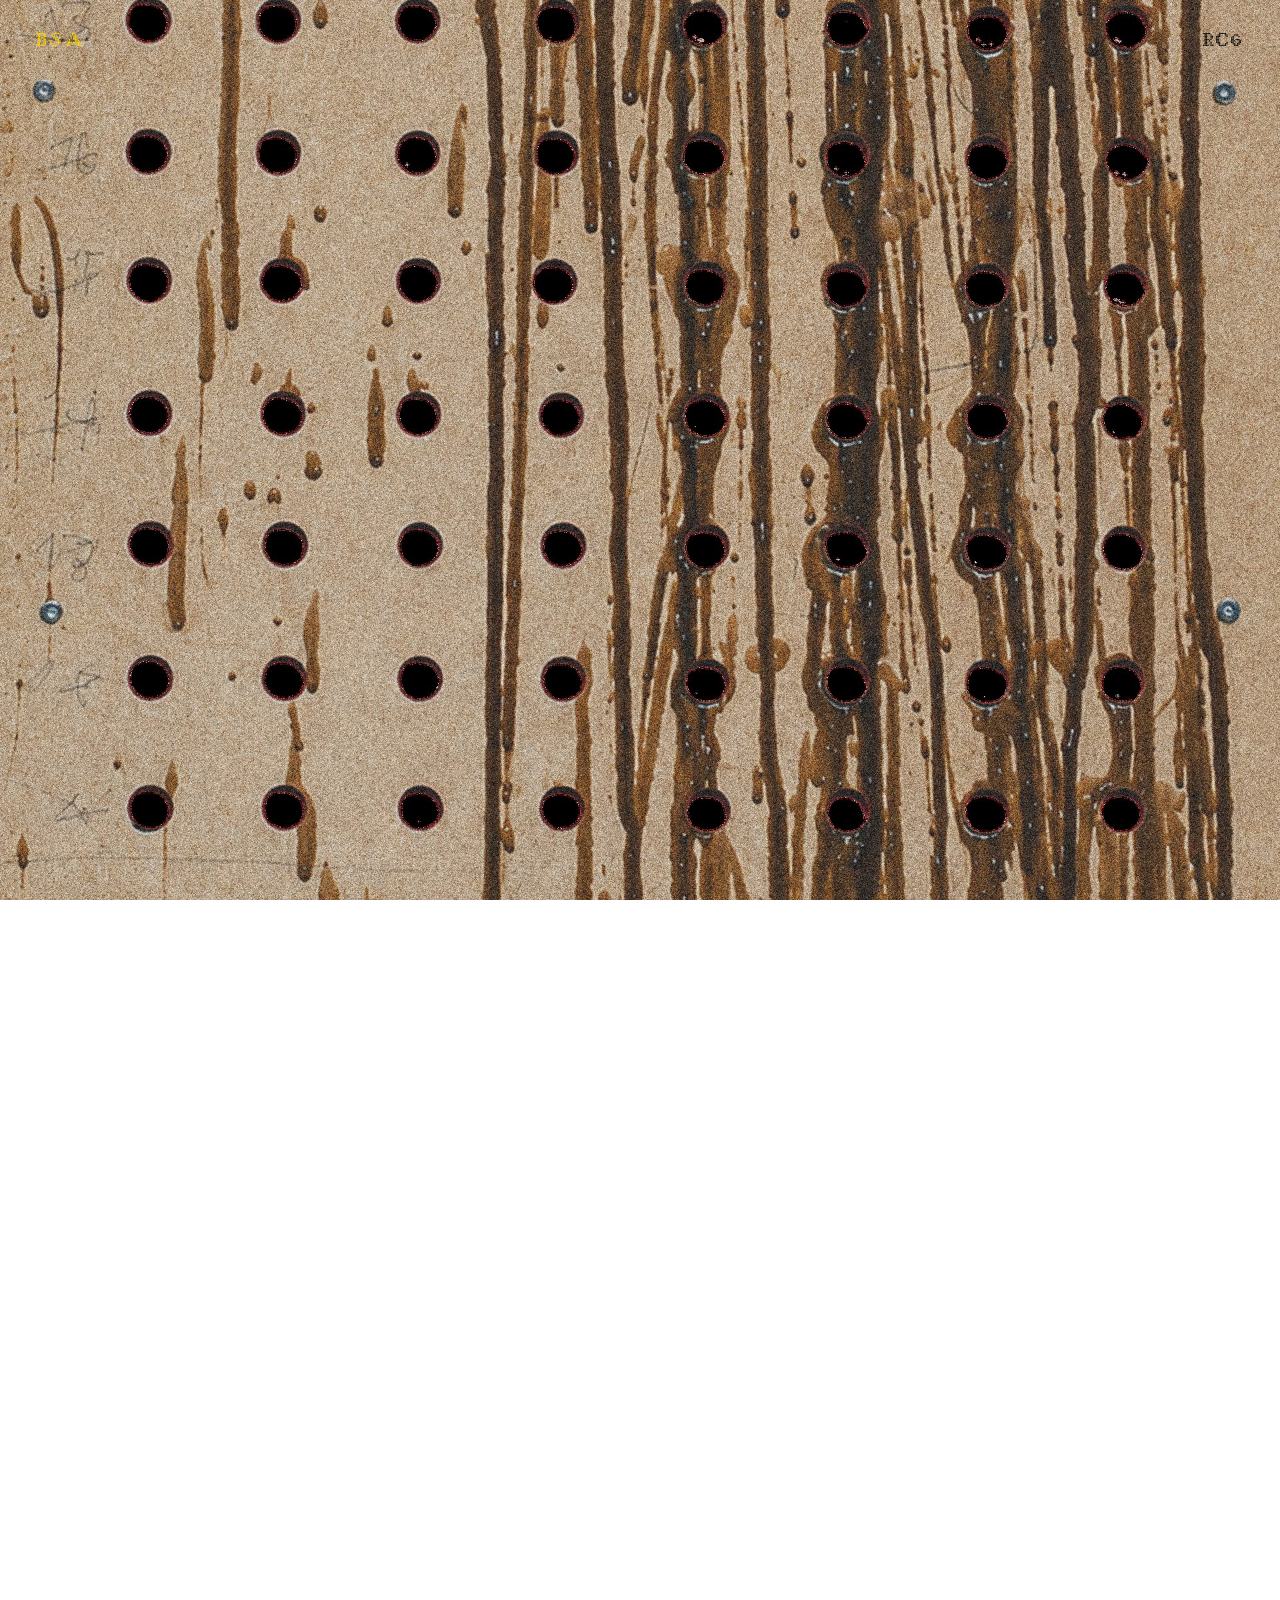
<file: index.html>
<!DOCTYPE html>
<html lang="en">
<head>
  <meta charset="UTF-8">
  <meta name="viewport" content="width=device-width, initial-scale=1.0">
  <link rel="icon" type="image/png" href="webpics/icon.png">
  <title>SOFT ERROR — UCL Bartlett RC6</title>
  <link rel="stylesheet" href="css/style.css">
  <link rel="stylesheet" href="css/fonts.css">
  <script src="js/lenis.min.js"></script>
</head>
<body>

  <!-- Scroll spacer: 300vh (phase1: 0–0.8vh, phase2: 0.8–1.8vh, rest: buffer) -->
  <div class="scroll-spacer"></div>

  <!-- Canvas hero: cover.png + lens reveal of coverun.png -->
  <canvas class="hero-canvas" id="heroCanvas"></canvas>

  <!-- Red multiply overlay (scroll-driven) -->
  <div class="red-overlay" id="redOverlay"></div>

  <!-- Corner labels -->
  <span class="corner-label corner-tl" id="cornerTL">BSA</span>
  <span class="corner-label corner-tc" id="cornerTC">SOFT ERROR</span>
  <span class="corner-label corner-tr" id="cornerTR">RC6</span>

  <!-- Main title -->
  <h1 class="hero-title" id="heroTitle">SOFT ERROR</h1>

  <!-- Chapter links (scroll-revealed) -->
  <nav class="chapter-list" id="chapterList">
    <a href="library.html" class="chapter-link" data-index="0">Library</a>
    <a href="chapter1.html" class="chapter-link" data-index="1"><span class="chapter-num">Chapter 1</span><span class="chapter-sep"> &mdash; </span><span class="chapter-name">Core Research</span></a>
    <a href="chapter2.html" class="chapter-link" data-index="2"><span class="chapter-num">Chapter 2</span><span class="chapter-sep"> &mdash; </span><span class="chapter-name">Material Language + Interaction Studies</span></a>
    <a href="chapter3.html" class="chapter-link" data-index="3"><span class="chapter-num">Chapter 3</span><span class="chapter-sep"> &mdash; </span><span class="chapter-name">Scaling + Structural Test</span></a>
    <a href="chapter4.html" class="chapter-link" data-index="4"><span class="chapter-num">Chapter 4</span><span class="chapter-sep"> &mdash; </span><span class="chapter-name">Digital Platform Development</span></a>
    <a href="chapter5.html" class="chapter-link" data-index="5"><span class="chapter-num">Chapter 5</span><span class="chapter-sep"> &mdash; </span><span class="chapter-name">Large-Scale Prototype Production</span></a>
    <a href="chapter6.html" class="chapter-link" data-index="6"><span class="chapter-num">Chapter 6</span><span class="chapter-sep"> &mdash; </span><span class="chapter-name">Future Development</span></a>
    <a href="portfolio.html" class="chapter-link" data-index="7">Portfolio</a>
    <a href="film.html" class="chapter-link" data-index="8">Film</a>
  </nav>

  <!-- Box curtain (scrolls up to reveal hero) -->
  <img id="boxCurtain" src="webpics/box.jpg" alt="" class="box-curtain">

  <!-- Credits section (phase 2 — appears after chapter links) -->
  <section class="credits-panel" id="creditsPanel">
    <div class="credits-left">
      <span class="credits-label">Tutors</span>
      <p>Christopher Fischlein<br>Daniel Widrig<br>Guan Lee</p>
    </div>
    <div class="credits-center">
      <div class="credits-img-wrap">
        <img src="webpics/homepld.jpg" alt="SOFT ERROR project" class="credits-img" id="creditsImgBase">
        <img src="webpics/homepld.jpg" alt="" class="credits-img credits-img-overlay" id="creditsOverlayA">
        <img src="webpics/homepld.jpg" alt="" class="credits-img credits-img-overlay" id="creditsOverlayB">
      </div>
    </div>
    <div class="credits-right">
      <span class="credits-label">Team</span>
      <ul class="team-list">
        <li class="team-member" data-img="1">
          <a class="team-name" href="https://www.instagram.com/erosdied09/" target="_blank" rel="noopener">Jiaxuan Zhou</a>
          <a class="team-email" href="mailto:eros020121@163.com">eros020121@163.com</a>
        </li>
        <li class="team-member" data-img="2">
          <span class="team-name">Kyle Feuer</span>
          <a class="team-email" href="mailto:kylefeuer@gmail.com">kylefeuer@gmail.com</a>
        </li>
        <li class="team-member" data-img="3">
          <a class="team-name" href="https://www.instagram.com/wuming_eric/" target="_blank" rel="noopener">Xiaoyue Li</a>
          <a class="team-email" href="mailto:good_eric@163.com">good_eric@163.com</a>
        </li>
        <li class="team-member" data-img="4">
          <a class="team-name" href="https://www.instagram.com/fizasalim_/" target="_blank" rel="noopener">Fiza Salim</a>
          <a class="team-email" href="mailto:fizashapesifts@gmail.com">fizashapesifts@gmail.com</a>
        </li>
        <li class="team-member" data-img="5">
          <a class="team-name" href="https://www.instagram.com/yegzzzzzzzzzzzzzzzzzzzzzzzzzzz/" target="_blank" rel="noopener">Yagiz Saglam</a>
          <a class="team-email" href="mailto:yzsaglam@outlook.com">yzsaglam@outlook.com</a>
        </li>
      </ul>
    </div>
    <a href="#" class="credits-back" id="creditsBack">BACK TO CONTENT</a>
  </section>

  <!-- Scroll hint -->
  <div class="scroll-hint" id="scrollHint">
    <span>Scroll</span>
    <span class="scroll-arrow">&darr;</span>
  </div>

  <script src="js/home.js"></script>
</body>
</html>
</file>
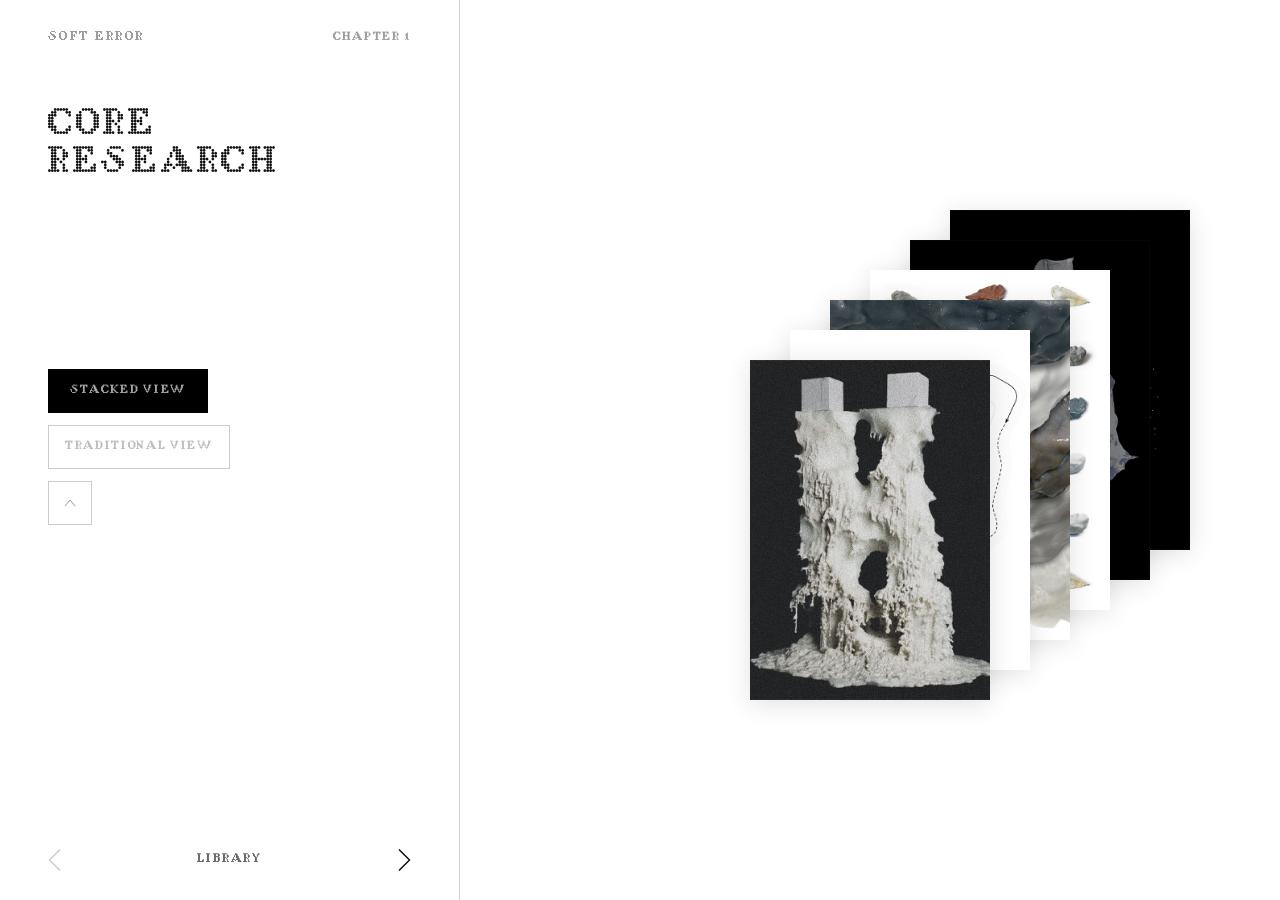
<file: chapter1.html>
<!DOCTYPE html>
<html lang="en">
<head>
  <meta charset="UTF-8">
  <meta name="viewport" content="width=device-width, initial-scale=1.0">
  <link rel="icon" type="image/png" href="webpics/icon.png">
  <title>Chapter 1 — Core Research</title>
  <link rel="stylesheet" href="css/style.css">
  <link rel="stylesheet" href="css/fonts.css">
  <script src="js/lenis.min.js"></script>
  <script type="importmap">
  {
    "imports": {
      "three": "./js/three/three.module.js",
      "three/addons/": "./js/three/"
    }
  }
  </script>
</head>
<body class="chapter-page">

  <section class="chapter-hero"></section>

  <div class="chapter-content">

    <aside class="chapter-sidebar">
      <div class="sidebar-top-group">
        <div class="sidebar-top">
          <a href="index.html#phase1" class="sidebar-logo">SOFT ERROR</a>
          <span class="sidebar-chap">Chapter 1</span>
        </div>
        <h1 class="chapter-title">Core<br>Research</h1>
      </div>
      <div class="view-toggle" id="viewToggle">
        <button class="view-btn active" data-view="stacked">STACKED VIEW</button>
        <button class="view-btn" data-view="traditional">TRADITIONAL VIEW</button>
        <button class="view-btn scroll-top-btn" id="scrollTopBtn">
          <svg width="16" height="16" viewBox="0 0 16 16" fill="none" stroke="currentColor" stroke-width="1"><path d="M3 11 L8 5 L13 11"/></svg>
        </button>
      </div>
      <nav class="sidebar-nav">
        <span class="nav-arrow disabled">
          <svg width="48" height="24" viewBox="0 0 32 16" fill="none" stroke="currentColor" stroke-width="1"><path d="M8 1 L1 8 L8 15"/></svg>
        </span>
        <a href="library.html" class="nav-library">Library</a>
        <a href="chapter2.html" class="nav-arrow">
          <svg width="48" height="24" viewBox="0 0 32 16" fill="none" stroke="currentColor" stroke-width="1"><path d="M24 1 L31 8 L24 15"/></svg>
        </a>
      </nav>
    </aside>

    <div class="chapter-main">
      <div class="card-reference" id="cardReference" style="display:none;">
        <span class="ref-label">Reference Research</span>
        <p class="ref-text">AUGMENTED MATERIALITY: MODELLING WITH MATERIAL INDETERMINACY</p>
      </div>
      <div class="image-stack" id="imageStack">
        <img src="webpics/C1d1.jpg" alt="Research image 1" class="stack-card" data-index="0" data-section="C1d1">
        <img src="webpics/C1d3.jpg" alt="Research image 2" class="stack-card" data-index="1" data-section="C1d3">
        <img src="webpics/C1d4.jpg" alt="Research image 3" class="stack-card" data-index="2" data-section="C1d4">
        <img src="webpics/C1d5.jpg" alt="Research image 4" class="stack-card" data-index="3" data-section="C1d5">
        <img src="webpics/C1d6.jpg" alt="Research image 5" class="stack-card" data-index="4" data-section="C1d6">
        <img src="webpics/C1d7.jpg" alt="Research image 6" class="stack-card" data-index="5" data-section="C1d7">
      </div>
    </div><!-- .chapter-main -->
  </div><!-- .chapter-content -->

  <div class="detail-section" id="detailSection" style="display:none;">
    <div class="detail-grid" id="detailGrid"></div>
  </div>

  <div class="model-section" id="modelSection" style="display:none;">
    <div class="model-viewer" id="modelViewer">
      <div id="modelStatus" style="display:flex;align-items:center;justify-content:center;height:100%;color:#999;font-family:'JetBrains Mono',monospace;font-size:0.75rem;text-transform:uppercase;letter-spacing:0.05em;">Loading 3D model...</div>
    </div>
    <div class="model-panel">
      <p>Calculating the deformation factor begins with measuring local geometric deviation, defined as the magnitude of the displacement vector between the reference mesh and the target mesh at each point. These local deviations are then aggregated to produce a global value, representing the average displacement across the entire mesh.</p>
      <p>To visualise this dynamically, the VEX code applies the calculated deformation factor iteratively to each point along its normal vector. The system is further refined to compute distinct error vectors between models, differentiating between scan error and print error. These are accumulated across successive generations, producing a continuous cycle of distortion and approximation.</p>
      <p>Geometric error is reinterpreted as a spatial and generative condition rather than a static imperfection. By translating error into spatial configurations with architectural qualities, it becomes an active driver of form, capable of producing differentiated typologies and informing new modes of design.</p>
    </div>
  </div>

  <script>
    // Lenis smooth scroll
    const lenis = new Lenis({ duration: 1.2, easing: t => Math.min(1, 1.001 - Math.pow(2, -10 * t)), smoothWheel: true });
    function raf(time) { lenis.raf(time); requestAnimationFrame(raf); }
    requestAnimationFrame(raf);

    // Offset content below the fixed mobile header (cleared on desktop)
    (function () {
      var sb = document.querySelector('.chapter-sidebar');
      var main = document.querySelector('.chapter-main');
      var mq = window.matchMedia('(max-width: 768px)');
      function fitHeader() {
        if (!sb || !main) return;
        main.style.paddingTop = mq.matches ? (sb.offsetHeight + 20) + 'px' : '';
      }
      fitHeader();
      window.addEventListener('resize', fitHeader);
      if (document.fonts && document.fonts.ready) document.fonts.ready.then(fitHeader);
    })();

    // --- Scroll to Top ---
    document.getElementById('scrollTopBtn').addEventListener('click', function() {
      lenis.scrollTo(0);
    });

    // --- View Toggle (with FLIP animation) ---
    (function() {
      const toggle = document.getElementById('viewToggle');
      const buttons = toggle.querySelectorAll('.view-btn:not(.scroll-top-btn)');
      const stack = document.getElementById('imageStack');
      const cards = stack.querySelectorAll('.stack-card');

      buttons.forEach(function(btn) {
        btn.addEventListener('click', function() {
          // --- FLIP: First — record current positions ---
          var first = [];
          cards.forEach(function(card) {
            var rect = card.getBoundingClientRect();
            first.push(rect);
          });

          // Disable CSS transitions during FLIP to prevent conflicts
          cards.forEach(function(c) { c.style.transition = 'none'; });

          // Update active button
          buttons.forEach(function(b) { b.classList.remove('active'); });
          btn.classList.add('active');

          // Switch view class (LAST — layout engine switches here)
          var view = btn.getAttribute('data-view');
          var main = document.querySelector('.chapter-main');
          if (view === 'traditional') {
            stack.classList.add('traditional');
            main.classList.add('view-traditional');
          } else {
            stack.classList.remove('traditional');
            main.classList.remove('view-traditional');
          }

          // --- FLIP: Invert + Play — animate delta to zero ---
          cards.forEach(function(card, i) {
            var last = card.getBoundingClientRect();
            var dx = first[i].left - last.left;
            var dy = first[i].top - last.top;

            // Re-enable CSS transitions
            card.style.transition = '';

            if (Math.abs(dx) > 0.5 || Math.abs(dy) > 0.5) {
              card.animate([
                { transform: 'translate(' + dx + 'px, ' + dy + 'px)' },
                { transform: 'translate(0, 0)' }
              ], {
                duration: 800,
                easing: 'cubic-bezier(0.23, 1, 0.32, 1)',
                composite: 'add'
              });
            }
          });
        });
      });
    })();

    // --- Image Stack Interaction ---
    (function() {
      const stack = document.getElementById('imageStack');
      const cards = stack.querySelectorAll('.stack-card');
      const refBox = document.getElementById('cardReference');
      const modelSection = document.getElementById('modelSection');
      const modelViewer = document.getElementById('modelViewer');
      const modelStatus = document.getElementById('modelStatus');
      let activeIndex = -1;
      let threeInitialized = false;

      function hideModel() {
        modelSection.style.display = 'none';
      }

      function showModel() {
        modelSection.style.display = 'flex';
        if (!threeInitialized) {
          threeInitialized = true;
          initThreeJS(modelViewer, modelStatus);
        }
      }

      // --- Detail images (webpics/det/) ---
      const detailSection = document.getElementById('detailSection');
      const detailGrid = document.getElementById('detailGrid');
      // Section → title + description (shared by the card reference text and the detail text boxes).
      const SECTION_TEXT = {
        'C1d1': { title: 'Reference Research', text: 'AUGMENTED MATERIALITY: MODELLING WITH MATERIAL INDETERMINACY' },
        'C1d3': { title: 'Workflow of Process', text: 'Design of the feedback control loop for scanning and printing systems' },
        'C1d4': { title: 'Material Selection', text: 'Using Controlled Variable Approach to Achieve More Diverse and Trustworthy Data' },
        'C1d5': { title: 'Data Analysis', text: 'Variance Analysis of Iterative Printing for Different Materials' },
        'C1d6': { title: 'Computer Simulation', text: 'Iterative Simulation in Houdini Based on Feedback-Loop Data' },
        'C1d7': { title: 'Scanned Point Cloud Model', text: 'Discrete scan points define and approximated field of geometry' }
      };
      // Section → detail image blocks (each image has a src + layout template).
      // Note: det filenames are sequential (C1d1..C1d6) but map to the page's section codes, which skip C1d2: C1d2-* → C1d3, C1d3-* → C1d4, C1d4-* → C1d5, C1d5-* → C1d6, C1d6-* → C1d7.
      const DETAILS = {
        'C1d1': [
          { src: 'webpics/det/C1/C1d1-1.jpg', layout: 'right-small', text: "Drawing from Ryan Luke Johns' research on Material Indeterminacy (Johns, 2014), the project takes particular interest in his recursive wax-melting experiment, where scanning, simulation, robotic action, and material behaviour operate simultaneously. In this system, wax is selectively melted, while the designer intervenes in real time by adjusting from model to fabrication." },
          { src: 'webpics/det/C1/C1d1-2.jpg', layout: 'right-small', text: "Form emerges through the interaction of multiple agents: human, machine, and computation. Here, form is not preauthored but arises through the negotiation between stochastic material drivers in the production of architectural form." },
          { src: 'webpics/det/C1/C1d1-3.jpg', layout: 'right-small', text: "Johns' work also foregrounds the role of augmented digital interfaces in re-establishing a feedback loop between the designer, the machine, and the material system. By enabling real-time interaction with fabrication processes through live simulation, scanning, and projection, the design process becomes recursive rather than sequential, allowing continuous adjustment and intervention during production." }
        ],
        'C1d3': [
          { src: 'webpics/det/C1/C1d2-1.jpg', layout: 'right-large', text: "Each oyster print was 3D scanned, producing a digital counterpart through which its material and geometric characteristics could be exact copy. The translation from physical object to digital model introduced small errors and approximations introduced by the scanning technology and by each material's ability to be digitally captured. To reproduce the object, this imperfect digital model must then become the source for a new print, a physicalisation of an already translated version of the original. Further deviations emerge as reflecting the information contained within the scan. The resulting sequence, physical object, digital scan, physical reproduction, therefore produces iterations rather than identical copies. This imperfect doubling reflects a broader condition of architectural production, where digital models operate as imperfect projections of physical instruction. The following analyses probe this digital to physical to digital of a new methodology." },
          { src: 'webpics/det/C1/C1d2-2.jpg', layout: 'right-large', text: "The process begins with 3D scanning oyster shells, translating complex organic geometries into point cloud data. Variations in lighting, resolution, and capture method (photogrammetry vs LiDAR) introduce scan error, producing noise and inconsistencies in the digital model. This data is converted into a mesh and optimised for fabrication, introducing further approximation. The model is then translated into layered toolpaths for 3D printing across multiple materials, where machine tolerances and material behaviour generate print error. This scan-to-print cycle is repeated across successive generations, allowing errors to accumulate with resulting outputs revealing a chain of approximations." }
        ],
        'C1d4': [
          { src: 'webpics/det/C1/C1d3-1.jpg', layout: 'right-large', text: "PLA, Nylon Powder, Resin, Woodcomposite, Agilus, and Silicone were selected to represent a broad spectrum of 3D printable matter, from rigid structural plastics through fibrous composites to fully elastic elastomers. 1.FFF(Fused Filament Fabrication) PLA and 2.SLA (Stereolithography) Resin occupy the hard, high fidelity end, offering precise surface resolution but brittle behaviour. 3.SLS (Selective Laser Sintering) produces a granular, matte surface through nylon powder sintering, absorbing detail differently from resin processes. 4.FFF Wood composite introduces porosity and thermal expansion, generating macro deformations absent from the scan data. PolyJet Resin, operating at the finest resolution, still introduces systematic errors despite its proximityto the original. 5.Polyjet Agilus adds environmental unpredictability through its sensitivity to temperature and humidity." },
          { src: 'webpics/det/C1/C1d3-2.jpg', layout: 'center-small', noText: true },
          { src: 'webpics/det/C1/C1d3-3.jpg', layout: 'center-small', noText: true }
        ],
        'C1d5': [
          { src: 'webpics/det/C1/C1d4-1.jpg', layout: 'right-large', text: "Each oyster print is scanned and compared to its preceding form to measure material displacement and geometric deviation across different fabrication processes. Through successive cycles of scanning and reprinting, the original geometry is not simply reproduced: information is lost, translated, and materially altered. These accumulating deviations begin to reveal the soft error as an emergent product of repetition between digital and physical states." },
          { src: 'webpics/det/C1/C1d4-2.jpg', layout: 'center-small', noText: true },
          { src: 'webpics/det/C1/C1d4-3.jpg', layout: 'center-small', noText: true },
          { src: 'webpics/det/C1/C1d4-4.jpg', layout: 'center-small', noText: true },
          { src: 'webpics/det/C1/C1d4-5.jpg', layout: 'center-small', noText: true },
          { src: 'webpics/det/C1/C1d4-6.jpg', layout: 'center-small', noText: true }
        ],
        'C1d6': [
          { src: 'webpics/det/C1/C1d5-1.jpg', layout: 'right-large', text: `The diagram outlines the simulation methodology developed to model and predict the occurring geometric errors across the full scan-print cycle. The process begins with the datafication of a single iteration, tracing the transformation from the original shell through 3D scanning to physical printing, and uses this as the basis for error quantification.
At the core of the diagram is an “Approximation Error Analysis” that identifies two distinct layers of deviation. The first layer captures errors inherent to the scanning process itself: scanner resolution limits, operator handling inconsistencies, and surface noise. The second layer addresses errors introduced during printing: material accumulation, shrinkage, and printer tolerance. Each layer produces a geometric error vector, v@error_scan_vector and v@error_print_vector, which serve as the numerical inputs to the simulation.
These vectors are fed into a Houdini Simulation Engine Solver, which sequentially applies scan distortion and print distortion to an input geometry, generating a dynamic error visualisation before producing an output. Critically, the solver operates within a feedback loop, allowing the distorted output of one iteration to inform the next, compounding errors across successive generations in the same way they accumulate in repeated physical scan-print cycles.
The simulative output, the geometry resulting after N iterations, is then passed into an analysis stage. This final phase serves three purposes: predicting how material behaviour and form will shift across successive generations, identifying structural weak points and process constraints, and mapping potential future directions for the research.
Rather than treating approximation error as a problem to be corrected, this diagram reflects instrumentalization of indeterminacy. By encoding the stochastic behaviour of the scan-print cycle into a computational framework, the work moves beyond the documentation of deviation toward its active integration, positioning approximation error as a generative agent within the design process.` },
          { src: 'webpics/det/C1/C1d5-2.jpg', layout: 'right-large', text: "Geometric error is reinterpreted as a spatial and generative condition rather than a static imperfection. By translating error into spatial configurations with architectural typologies and informing new modes of design." },
          { src: 'webpics/det/C1/C1d5-3.jpg', layout: 'right-large', text: "Calculating the deformation factor begins with measuring local geometric deviation, defined as the magnitude of the displacement vector between the reference mesh and the target mesh at each point. These local deviations are then aggregated to produce a global value, representing the average displacement across the entire mesh. To visualize this dynamically, the VEX code applies the calculated deformation factor iteratively to each point along its normal vector. The system is further refined to compute distinct error vectors between models, differentiating between scan error and print error. These are accumulated across successive generations, producing a continuous cycle of distortion and approximation." },
          { src: 'webpics/det/C1/C1d5-4.jpg', layout: 'right-large', noText: true },
          { src: 'webpics/det/C1/C1d5-5.jpg', layout: 'right-large', noText: true }
        ],
        'C1d7': [
          { src: 'webpics/det/C1/C1d6-1.jpg', layout: 'right-large', text: "Point cloud models describe geometry as a field of discrete coordinates, where each point carries a positional value but also implies a spatial tolerance or radius of occupation. This means that rather than defining a continuous surface, the scan produces a distributed approximation of space, dependent on resolution, density, and capture conditions." },
          { src: 'webpics/det/C1/C1d6-2.jpg', layout: 'left-small', text: "When converted into a mesh, these points are interpolated into continuous surfaces through triangulation; the mesh model is not a direct representation of the physical object, but a constructed interpretation based on approximated spatial relationships. This introduces a disconnect in the physical-to-digital translation of geometry, exposing the limitations of digital precision." },
          { src: 'webpics/det/C1/C1d6-3.jpg', layout: 'center-small', text: "the interaction of human intention, digital instruction, and material indeterminacy. Rather than assigning a fixed geometry to the point, these agents negotiate its volume through printing, producing unique material interactions that collectively transform digital information into physical form." },
          { src: 'webpics/det/C1/C1d6-4.jpg', layout: 'right-large', text: "Traditional 3D printing translates a predefined mesh into physical form through sequential as instructions for volumetric deposition. Rather than reproducing a continuous surface, the physical object emerges through the collective materialization of discrete points." }
        ]
      };
      function hideDetail() {
        detailSection.style.display = 'none';
        detailGrid.innerHTML = '';
        detailGrid.style.display = '';
      }

      function showDetail(section) {
        var blocks = DETAILS[section];
        if (!blocks || blocks.length === 0) {
          hideDetail();
          return;
        }
        detailGrid.style.display = '';
        detailGrid.innerHTML = '';
        blocks.forEach(function(block) {
          var wrap = document.createElement('div');
          wrap.className = 'detail-block layout-' + block.layout;

          if (!block.noText) {
            var txt = document.createElement('div');
            txt.className = 'detail-text';
            var body = document.createElement('p');
            body.className = 'ref-text';
            body.textContent = block.text || 'place holder place holder place holder place holder place holder place holder place holder place holder place holder place holder';
            txt.appendChild(body);
            wrap.appendChild(txt);
          }

          var img = document.createElement('img');
          img.className = 'detail-img';
          img.src = block.src;
          img.alt = section + ' detail';
          img.loading = 'lazy';

          wrap.appendChild(img);
          detailGrid.appendChild(wrap);
        });
        detailSection.style.display = 'block';
      }

      function deselect() {
        activeIndex = -1;
        stack.classList.remove('selected');
        cards.forEach(function(c) { c.classList.remove('active'); });
        refBox.style.display = 'none';
        hideModel();
        hideDetail();
      }

      cards.forEach(function(card) {
        card.addEventListener('click', function(e) {
          e.stopPropagation();
          e.preventDefault();
          var idx = parseInt(card.getAttribute('data-index'));

          if (activeIndex === idx) {
            deselect();
          } else {
            activeIndex = idx;
            stack.classList.add('selected');
            cards.forEach(function(c) { c.classList.remove('active'); });
            card.classList.add('active');
            // Show reference text per card
            var section = card.getAttribute('data-section');
            var ref = SECTION_TEXT[section];
            refBox.querySelector('.ref-label').textContent = ref.title;
            refBox.querySelector('.ref-text').textContent = ref.text;
            refBox.style.display = 'block';

            // Show detail images for the selected section; C1d6 (index 4) also shows the 3D viewer below them
            if (idx === 4) {
              showDetail(section);
              showModel();
            } else {
              hideModel();
              showDetail(section);
            }
          }
        });
      });

      // Click on empty area inside the stack → deselect
      stack.addEventListener('click', function(e) {
        deselect();
      });

      // Click outside the stack → deselect (but not on model viewer)
      document.addEventListener('click', function(e) {
        if (!stack.contains(e.target) && !modelSection.contains(e.target)) {
          deselect();
        }
      });

      // Deep-link from Library: preselect the image named by #image=N
      if (location.hash.indexOf('#image=') === 0) {
        var idx = parseInt(location.hash.slice(7), 10);
        var target = stack.querySelector('.stack-card[data-index="' + idx + '"]');
        if (target) target.click();
      }
    })();
  </script>

  <script type="module">
    import * as THREE from 'three';
    import { OrbitControls } from 'three/addons/controls/OrbitControls.js';
    import { GLTFLoader } from 'three/addons/loaders/GLTFLoader.js';

    window.initThreeJS = function(container, statusEl) {
      // Ensure container has size
      if (container.clientWidth === 0 || container.clientHeight === 0) {
        console.error('Model viewer container has zero size');
        if (statusEl) {
          statusEl.innerHTML = '<span style="color:#e00000;">Error: Viewer has zero size. Try resizing the window.</span>';
        }
        return;
      }

      const W = container.clientWidth;
      const H = container.clientHeight;
      console.log('Init Three.js — container:', W, 'x', H);

      // --- Scene ---
      const scene = new THREE.Scene();
      scene.background = new THREE.Color('#ffffff');

      // --- Camera ---
      const camera = new THREE.PerspectiveCamera(45, W / H, 0.01, 200);
      camera.position.set(0, 2, 8);
      camera.lookAt(0, 0, 0);

      // --- Renderer ---
      const renderer = new THREE.WebGLRenderer({ antialias: true });
      renderer.setSize(W, H);
      renderer.setPixelRatio(Math.min(window.devicePixelRatio, 2));
      renderer.outputColorSpace = THREE.SRGBColorSpace;
      container.appendChild(renderer.domElement);

      // --- Lights ---
      const ambient = new THREE.AmbientLight('#ffffff', 0.8);
      scene.add(ambient);

      const key = new THREE.DirectionalLight('#ffffff', 2);
      key.position.set(5, 10, 5);
      scene.add(key);

      const fill = new THREE.DirectionalLight('#ffffff', 1);
      fill.position.set(-5, 2, -5);
      scene.add(fill);

      // --- Controls ---
      const controls = new OrbitControls(camera, renderer.domElement);
      controls.enableDamping = true;
      controls.dampingFactor = 0.08;
      controls.target.set(0, 0, 0);
      controls.enableZoom = false;
      controls.autoRotate = true;
      controls.autoRotateSpeed = 1.5;
      controls.update();

      // --- Raycaster for model-only interaction ---
      const raycaster = new THREE.Raycaster();
      const pointer = new THREE.Vector2();
      const modelMeshes = [];

      function getIntersections(e) {
        const rect = renderer.domElement.getBoundingClientRect();
        pointer.x = ((e.clientX - rect.left) / rect.width) * 2 - 1;
        pointer.y = -((e.clientY - rect.top) / rect.height) * 2 + 1;
        raycaster.setFromCamera(pointer, camera);
        return raycaster.intersectObjects(modelMeshes, true);
      }

      // Only allow OrbitControls rotation when pointer is on the model
      renderer.domElement.addEventListener('pointerdown', function(e) {
        if (modelMeshes.length === 0) return;
        const hits = getIntersections(e);
        if (hits.length === 0) {
          e.stopPropagation();
        }
      }, true);

      // Update cursor on hover
      renderer.domElement.addEventListener('pointermove', function(e) {
        if (modelMeshes.length === 0) return;
        const hits = getIntersections(e);
        renderer.domElement.style.cursor = hits.length > 0 ? 'grab' : 'default';
      });

      // --- Load Model ---
      const loader = new GLTFLoader();
      console.log('Loading webpics/oyster.glb ...');
      loader.load(
        'webpics/oyster.glb',
        function(gltf) {
          const model = gltf.scene;
          console.log('Model loaded:', model);

          // Remove status element
          if (statusEl) {
            statusEl.style.display = 'none';
          }

          // Compute bounding box
          const box = new THREE.Box3().setFromObject(model);
          const center = box.getCenter(new THREE.Vector3());
          const size = box.getSize(new THREE.Vector3());
          console.log('BBox center:', center.toArray(), 'size:', size.toArray());

          const maxDim = Math.max(size.x, size.y, size.z);
          if (maxDim === 0) {
            console.warn('Model has zero bounding box — using fallback scale');
            model.scale.setScalar(1);
          } else {
            const targetSize = 8;
            const s = targetSize / maxDim;
            model.scale.setScalar(s);
            model.position.set(-center.x * s, -center.y * s, -center.z * s);
            console.log('Scale:', s, 'position:', model.position.toArray());
          }

          // Collect meshes for raycasting + ensure materials render correctly
          model.traverse(function(child) {
            if (child.isMesh) {
              modelMeshes.push(child);
              child.castShadow = true;
              child.receiveShadow = true;
              if (child.material) {
                child.material.needsUpdate = true;
                if (child.material.color && child.material.color.getHex() === 0xffffff) {
                  child.material.color.set('#e0e0e0');
                }
              }
            }
          });

          scene.add(model);

          // Center model
          const modelCenter = center.clone().multiplyScalar(model.scale.x).add(model.position);
          const shift = new THREE.Vector3(0, 0, 0);
          controls.target.copy(modelCenter).add(shift);
          camera.position.add(shift);
          controls.update();

          console.log('Model ready — meshes:', modelMeshes.length);
        },
        function(xhr) {
          if (xhr.total > 0) {
            var pct = Math.round(xhr.loaded / xhr.total * 100);
            console.log('Loading progress:', pct + '%');
            if (statusEl) {
              statusEl.innerHTML = '<span>Loading 3D model... ' + pct + '%</span>';
            }
          }
        },
        function(err) {
          console.error('Failed to load oyster.glb:', err);
          if (statusEl) {
            statusEl.innerHTML = '<span style="color:#e00000;">Failed to load 3D model.<br><small>' + err.message + '</small></span>';
          }
        }
      );

      // --- Resize Handler ---
      const resizeObserver = new ResizeObserver(function() {
        const w = container.clientWidth;
        const h = container.clientHeight;
        if (w > 0 && h > 0) {
          camera.aspect = w / h;
          camera.updateProjectionMatrix();
          renderer.setSize(w, h);
        }
      });
      resizeObserver.observe(container);

      // --- Render Loop ---
      function animate() {
        requestAnimationFrame(animate);
        controls.update();
        renderer.render(scene, camera);
      }
      animate();
      console.log('Three.js render loop started');
    };
  </script>

  <script src="js/zoom.js"></script>
</body>
</html>
</file>
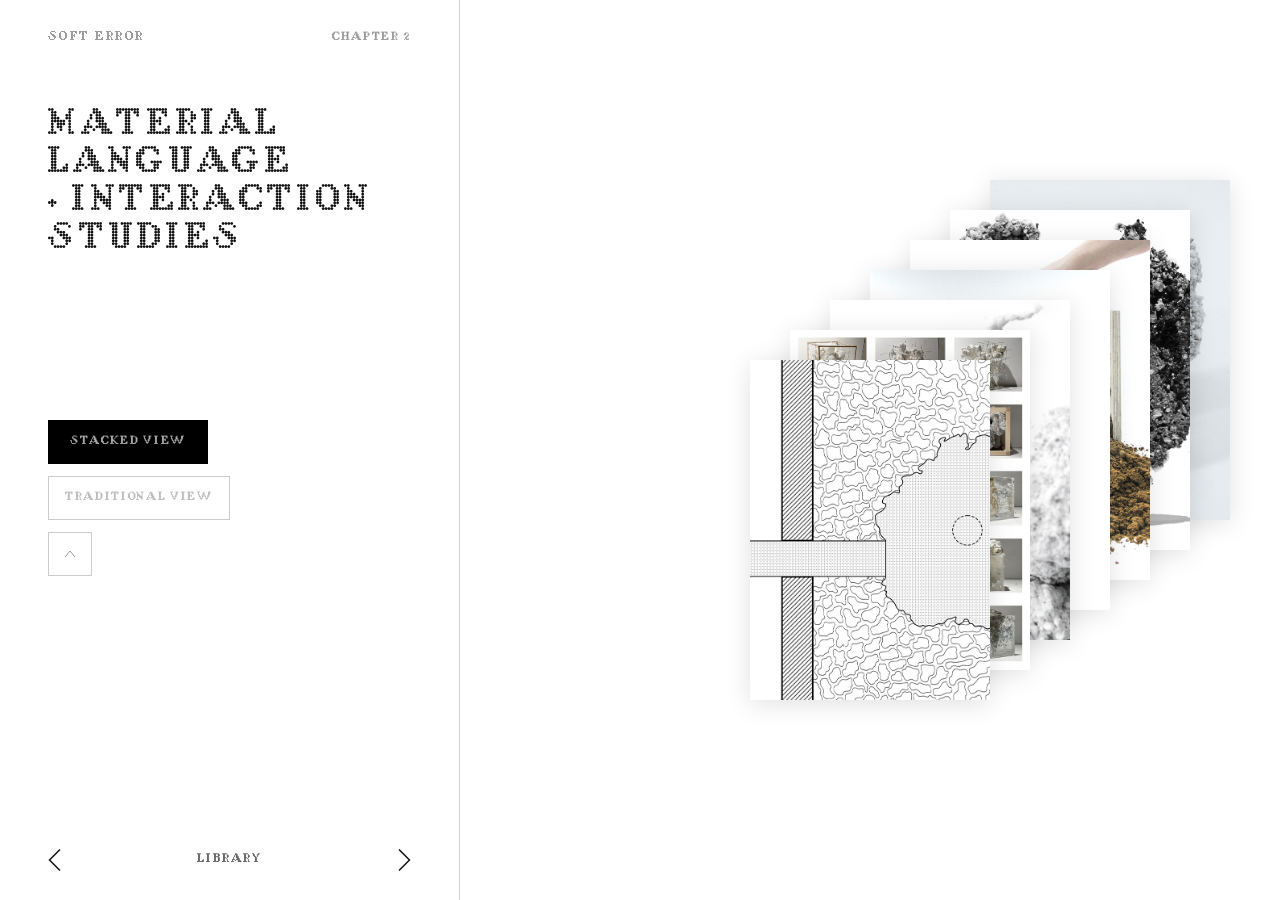
<file: chapter2.html>
<!DOCTYPE html>
<html lang="en">
<head>
  <meta charset="UTF-8">
  <meta name="viewport" content="width=device-width, initial-scale=1.0">
  <link rel="icon" type="image/png" href="webpics/icon.png">
  <title>Chapter 2 — Material Language + Interaction Studies</title>
  <link rel="stylesheet" href="css/style.css">
  <link rel="stylesheet" href="css/fonts.css">
  <script src="js/lenis.min.js"></script>
</head>
<body class="chapter-page">

  <div class="chapter-content">

    <aside class="chapter-sidebar">
      <div class="sidebar-top-group">
        <div class="sidebar-top">
          <a href="index.html#phase1" class="sidebar-logo">SOFT ERROR</a>
          <span class="sidebar-chap">Chapter 2</span>
        </div>
        <h1 class="chapter-title">Material Language<br>+ Interaction<br>Studies</h1>
      </div>
      <div class="view-toggle" id="viewToggle">
        <button class="view-btn active" data-view="stacked">STACKED VIEW</button>
        <button class="view-btn" data-view="traditional">TRADITIONAL VIEW</button>
        <button class="view-btn scroll-top-btn" id="scrollTopBtn">
          <svg width="16" height="16" viewBox="0 0 16 16" fill="none" stroke="currentColor" stroke-width="1"><path d="M3 11 L8 5 L13 11"/></svg>
        </button>
      </div>
      <nav class="sidebar-nav">
        <a href="chapter1.html" class="nav-arrow">
          <svg width="48" height="24" viewBox="0 0 32 16" fill="none" stroke="currentColor" stroke-width="1"><path d="M8 1 L1 8 L8 15"/></svg>
        </a>
        <a href="library.html" class="nav-library">Library</a>
        <a href="chapter3.html" class="nav-arrow">
          <svg width="48" height="24" viewBox="0 0 32 16" fill="none" stroke="currentColor" stroke-width="1"><path d="M24 1 L31 8 L24 15"/></svg>
        </a>
      </nav>
    </aside>

    <div class="chapter-main">
      <div class="card-reference" id="cardReference" style="display:none;">
        <span class="ref-label">text</span>
        <p class="ref-text">text</p>
      </div>
      <div class="image-stack" id="imageStack">
        <img src="webpics/C2d1.jpg" alt="Material study 1" class="stack-card" data-index="0" data-section="C2d1">
        <img src="webpics/C2d2.jpg" alt="Material study 2" class="stack-card" data-index="1" data-section="C2d2">
        <img src="webpics/C2d3.jpg" alt="Material study 3" class="stack-card" data-index="2" data-section="C2d3">
        <img src="webpics/C2d4.jpg" alt="Material study 4" class="stack-card" data-index="3" data-section="C2d4">
        <img src="webpics/C2d5.jpg" alt="Material study 5" class="stack-card" data-index="4" data-section="C2d5">
        <img src="webpics/C2d6.jpg" alt="Material study 6" class="stack-card" data-index="5" data-section="C2d6">
        <img src="webpics/C2d7.jpg" alt="Material study 7" class="stack-card" data-index="6" data-section="C2d7">
      </div>
    </div><!-- .chapter-main -->

  </div><!-- .chapter-content -->

  <div class="detail-section" id="detailSection" style="display:none;">
    <div class="detail-grid" id="detailGrid"></div>
  </div>

  <script>
    // Lenis smooth scroll
    const lenis = new Lenis({ duration: 1.2, easing: t => Math.min(1, 1.001 - Math.pow(2, -10 * t)), smoothWheel: true });
    function raf(time) { lenis.raf(time); requestAnimationFrame(raf); }
    requestAnimationFrame(raf);

    // Offset content below the fixed mobile header (cleared on desktop)
    (function () {
      var sb = document.querySelector('.chapter-sidebar');
      var main = document.querySelector('.chapter-main');
      var mq = window.matchMedia('(max-width: 768px)');
      function fitHeader() {
        if (!sb || !main) return;
        main.style.paddingTop = mq.matches ? (sb.offsetHeight + 20) + 'px' : '';
      }
      fitHeader();
      window.addEventListener('resize', fitHeader);
      if (document.fonts && document.fonts.ready) document.fonts.ready.then(fitHeader);
    })();

    // --- Scroll to Top ---
    document.getElementById('scrollTopBtn').addEventListener('click', function() {
      lenis.scrollTo(0);
    });

    // --- View Toggle (with FLIP animation) ---
    (function() {
      const toggle = document.getElementById('viewToggle');
      const buttons = toggle.querySelectorAll('.view-btn:not(.scroll-top-btn)');
      const stack = document.getElementById('imageStack');
      const cards = stack.querySelectorAll('.stack-card');

      buttons.forEach(function(btn) {
        btn.addEventListener('click', function() {
          // --- FLIP: First — record current positions ---
          var first = [];
          cards.forEach(function(card) {
            var rect = card.getBoundingClientRect();
            first.push(rect);
          });

          // Disable CSS transitions during FLIP to prevent conflicts
          cards.forEach(function(c) { c.style.transition = 'none'; });

          // Update active button
          buttons.forEach(function(b) { b.classList.remove('active'); });
          btn.classList.add('active');

          // Switch view class (LAST — layout engine switches here)
          var view = btn.getAttribute('data-view');
          var main = document.querySelector('.chapter-main');
          if (view === 'traditional') {
            stack.classList.add('traditional');
            main.classList.add('view-traditional');
          } else {
            stack.classList.remove('traditional');
            main.classList.remove('view-traditional');
          }

          // --- FLIP: Invert + Play — animate delta to zero ---
          cards.forEach(function(card, i) {
            var last = card.getBoundingClientRect();
            var dx = first[i].left - last.left;
            var dy = first[i].top - last.top;

            // Re-enable CSS transitions
            card.style.transition = '';

            if (Math.abs(dx) > 0.5 || Math.abs(dy) > 0.5) {
              card.animate([
                { transform: 'translate(' + dx + 'px, ' + dy + 'px)' },
                { transform: 'translate(0, 0)' }
              ], {
                duration: 800,
                easing: 'cubic-bezier(0.23, 1, 0.32, 1)',
                composite: 'add'
              });
            }
          });
        });
      });
    })();

    // --- Image Stack Interaction ---
    (function() {
      const stack = document.getElementById('imageStack');
      const cards = stack.querySelectorAll('.stack-card');
      const refBox = document.getElementById('cardReference');
      const detailSection = document.getElementById('detailSection');
      const detailGrid = document.getElementById('detailGrid');
      let activeIndex = -1;

      // Section → title + description (placeholder until copy.txt Chapter 2 is filled).
      const SECTION_TEXT = {
        'C2d1': { title: 'Volumizing The Point', text: 'Experiment Methodology Development For Further Study' },
        'C2d2': { title: 'Point Extrusion Tests', text: 'Testing Material Pairings to Build a Vocabulary of Single-Point Extrusions' },
        'C2d3': { title: 'Point Language', text: 'Substrate and Extrusion Combinations Producing Distinct Material Morphologies' },
        'C2d4': { title: 'Point-Methodology Scalability', text: 'First Prototype Testing Coherent Aggregation Across a Grid of Points' },
        'C2d5': { title: 'Extrusion Substrate Interactions', text: 'Revealing Printed Forms Shaped by the Material Substrate Indeterminacy' },
        'C2d6': { title: 'Internal Material Logic', text: 'Resin in Multimaterial Substrate, Surface As Internal Design' },
        'C2d7': { title: 'Component Formation', text: 'Small-Scale Tests of Connection Between Overlapping Extrusions' }
      };
      // Section → detail image blocks (all laid out right-large).
      const DETAILS = {
        'C2d1': [
          { src: 'webpics/det/C2/C2d1-1.jpg', layout: 'right-large', text: "This chapter documents the experimental development of the Soft Error fabrication methodology through a series of material and printing tests. Beginning with point extrusion, the research examines how individual extrusion events interact with substrates and how these binder-substrate relationships produce unpredictable material formations. Subsequent tests investigate the structural scalability of these interactions and the development of a multidirectional printing methodology, moving from isolated material behaviors towards a system capable of producing larger, spatially complex forms." },
          { src: 'webpics/det/C2/C2d1-2.jpg', layout: 'right-small', text: "Cement was extruded through a perlite substrate at multiple points and along varying directions, allowing for a systematic exploration of the typological outcomes achievable through multi-directional printing techniques." }
        ],
        'C2d2': [
          { src: 'webpics/det/C2/C2d2-1.jpg', layout: 'right-large', text: `Building on the initial material vocabulary, these experiments introduced secondary substrates and container systems to examine how external constraints could redirect the behavior of extrusion. Wire, balloons, perlite, wood chips, foam, and containment, and displacement. These experiments demonstrate that form emerges through interactions between multiple material agents. Expanding the material system beyond a single binder revealed new opportunities for controlling local performance while At the scale of the material interface,the indeterminacy of the printing process becomes visible. The same extrusion binding material encounters substrates with different grain sizes, densities, porosities, and geometries. Rather than simply supporting the print, the substrate actively determines its resolution and material character. Fine granular beds allow the extrusion toretain a smoother and more continuous surface, while larger or irregular particles become embedded within the binder, producing rougher and less predictable boundaries. Material adheres, displaces, absorbs, and consolidates differently with each substrate.
1. Wire 2.Balloon&Wire 3. Gel 4. Perlite 5. Wood Chip 6. Cement & Latex 7. Foam & Sand 8. Foam & Cement 9. Gel & Latex` },
          { src: 'webpics/det/C2/C2d2-2.jpg', layout: 'right-large', text: `Single-point extrusions were deposited into substrates to establish systems. Rather than evaluating print fidelity, each binder was tested in isolation to examine how viscosity, curing behavior, substrate interaction, and gravity (or lack thereof) shaped the systematically varied to understand how individual parameters transformed the geometry of a single extrusion.
Single-point extrusions were deposited into substrates to establish systems. Rather than evaluating print fidelity, each binder was tested in isolation to examine how viscosity, curing behavior, substrate interaction, and gravity (or lack thereof) shaped the systematically varied to understand how individual parameters transformed the geometry of a single extrusion. 〔图24〕
1. Cement 2. Latex 3. Cement & Latex 4. Wax 5. Pure Gel 10mm Nozzle 6. Pure Gel 4mm Nozzle 7. Gel:Water 1:0.5 4mm Nozzle` },
          { src: 'webpics/det/C2/C2d2-3.jpg', layout: 'right-large', text: "Wax in ultrasound gel" },
          { src: 'webpics/det/C2/C2d2-4.jpg', layout: 'right-large', text: "Foam in perlite and ultrasound gel" }
        ],
        'C2d3': [
          { src: 'webpics/det/C2/C2d3-1.jpg', layout: 'right-small', noText: true },
          { src: 'webpics/det/C2/C2d3-2.jpg', layout: 'right-large', text: `Materials: Substrate material: Perlite
Extrusion material: Cement
Cement was extruded through a perlite substrate at multiple points and along varying directions, allowing for a systematic exploration of the typological outcomes achievable through multi-directional printing techniques.` },
          { src: 'webpics/det/C2/C2d3-3.jpg', layout: 'right-large', text: `Materials: Substrate material: Perlite
Extrusion material: Resin
We tested resins with varying work and cure times (5 min, 10 min, and 3 hour work times ) within a perlite substrate to evaluate control over extrusion and resulting typologies. The slowest-setting resin proved inefficient, while the fastest set too quickly, risking nozzle blockage and limiting workable time. The medium-setting resin offered the most effective balance between work ability and controlled extrusion.` },
          { src: 'webpics/det/C2/C2d3-4.jpg', layout: 'right-large', text: "Resin was tested across varied substrates to evaluate how aggregate density and material properties affect its behaviour and resulting morphology. Recycled glass, due to its high density, restricted flow, making resin extrusion more difficult even under pressure. In contrast, the gel substrate caused the resin to reverse direction after extrusion, flowing upward and forming elongated, funnel-like geometries. Dense sand similarly limited extrusion, as closely packed grains reduced available void space. Sawdust, with its low density and porous structure, allowed greater dispersion, enabling the resin to move more freely within the substrate bed." },
          { src: 'webpics/det/C2/C2d3-5.jpg', layout: 'right-large', noText: true },
          { src: 'webpics/det/C2/C2d3-6.jpg', layout: 'right-large', text: "Cement was tested across varied substrate conditions to examine how material composition influences stochastic formation and resulting morphology. Both natural substrates, including wood and perlite, and recycled materials, such as shredded tire and foam, were evaluated to understand their impact on flow, binding, and structural behaviour. Differences in density, porosity, and particle distribution produced distinct formal outcomes, highlighting the role of substrate selection in shaping both the physical performance and visual language of the extruded material." },
          { src: 'webpics/det/C2/C2d3-7.jpg', layout: 'right-large', noText: true },
          { src: 'webpics/det/C2/C2d3-8.jpg', layout: 'right-large', text: "Texture details" },
          { src: 'webpics/det/C2/C2d3-9.jpg', layout: 'right-large', text: "Texture details" }
        ],
        'C2d4': [
          { src: 'webpics/det/C2/C2d4-1.jpg', layout: 'right-large', text: "Building on the material vocabulary established through single-point extrusion, this experiment investigated how discrete deposition events could generate larger coherent structures through interaction. A large box was built with an internal wire frame that provided secondary support where neighboring extrusions failed to connect and then filled with perlite. The letters A, B, and C were abstracted into discrete point fields, with each point corresponding to a single foam extrusion deposited into the substrate. Rather than reproducing continuous geometry, the forms emerged through the local interaction and overlap of individual extrusions, testing whether complex structures could be constructed from a simple, repeatable system of material events. From was produced but not copied." },
          { src: 'webpics/det/C2/C2d4-2.jpg', layout: 'right-large', noText: true }
        ],
        'C2d5': [
          { src: 'webpics/det/C2/C2d5-1.jpg', layout: 'right-large', text: "The extrusion methodology was adapted to explore new interactions between material and substrate across three-dimensional conditions. Testing focused on multi-directional deposition, expanding beyond top-down linear extrusion to investigate how varied orientations influence formation." },
          { src: 'webpics/det/C2/C2d5-2.jpg', layout: 'right-large', text: "This phase initiated the development of a broader visual and material vocabulary, examining how differing substrate conditions inform the behaviour of the extruded material through their stochastic properties. The resulting formations reflect a negotiation between controlled input and material-driven variation." },
          { src: 'webpics/det/C2/C2d5-3.jpg', layout: 'right-large', text: "Extrusion Substrate Interactions: We tested a range of extrusion materials within varying substrate beds using a bounding box setup. Extrusion was deployed from three directions at 5cm intervals, with each face organized as a 5x5 grid, where intersections defined the extrusion points." },
          { src: 'webpics/det/C2/C2d5-4.jpg', layout: 'center-large', noText: true },
          { src: 'webpics/det/C2/C2d5-5.jpg', layout: 'center-large', noText: true }
        ],
        'C2d6': [
          { src: 'webpics/det/C2/C2d6-1.jpg', layout: 'right-small', text: "Extrusion tests across multi-material substrate combinations cohesion across distinct material strata. Demediating the perlite and tire extrusion reveals that the external visual stratification directly reflects the object's internal material logic. Like geological strata formed through compression and consolidation, these material boundaries persist through the object regardless of its final geometry. The exterior pattern is not bound to the surface but is a visible consequence of its internal construction." },
          { src: 'webpics/det/C2/C2d6-2.jpg', layout: 'center-large', noText: true },
          { src: 'webpics/det/C2/C2d6-3.jpg', layout: 'center-large', noText: true }
        ],
        'C2d7': [
          { src: 'webpics/det/C2/C2d7-1.jpg', layout: 'right-large', text: `Following initial experimentation, which focused on understanding individual substrate behaviours and binding capacities, the investigation began to explore how these material interactions could produce discrete components. Early extrusions moved beyond isolated tests, generating small-scale objects that suggested potential for aggregation, connection, and incremental growth. This phase marked a transition from material evaluation toward the formation of repeatable units, extending object-making beyond singular conditions and toward systems of assembly.
Small-scale extrusions were combined to test their capacity for connection and object expansion. Evaluation focused on structural behaviour, formal compatibility, and the emergence of interlocking relationships between components. These initial assemblies established a foundation for later mid-scale investigations, demonstrating how discrete elements could begin to operate within a broader system of construction.` },
          { src: 'webpics/det/C2/C2d7-2.jpg', layout: 'right-large', text: `Building on earlier investigations into component formation and jointing, mid-scale assemblies were developed to test the capacity of discrete extruded elements to operate as a cohesive system. Initial puzzle-like interlocking strategies proved unsuccessful, as material indeterminacy generated irregular geometries that resisted precise alignment and structural locking. In response, the investigation shifted toward a more tolerant assembly logic based on layered aggregation and surface contact. This approach enabled the established material language to extend into larger formations, balancing variation in individual components with overall formal coherence.
Modular objects were produced through consistent resin extrusion across varied substrate conditions and evaluated after fabrication for their ability to stack and stabilize through layered contact. Assessment focused on visual continuity, structural stability, and the capacity of assembled elements to read as a unified object. Comparisons between different configurations demonstrated how varied substrate conditions could support both formal diversity and systemic consistency, establishing a scalable strategy for mid-scale construction.` }
        ]
      };

      function hideDetail() {
        detailSection.style.display = 'none';
        detailGrid.innerHTML = '';
        detailGrid.style.display = '';
      }

      function showDetail(section) {
        var blocks = DETAILS[section];
        if (!blocks || blocks.length === 0) {
          hideDetail();
          return;
        }
        detailGrid.style.display = '';
        detailGrid.innerHTML = '';
        blocks.forEach(function(block) {
          var wrap = document.createElement('div');
          wrap.className = 'detail-block layout-' + block.layout;

          if (!block.noText) {
            var txt = document.createElement('div');
            txt.className = 'detail-text';
            var body = document.createElement('p');
            body.className = 'ref-text';
            body.textContent = block.text || 'place holder place holder place holder place holder place holder place holder place holder place holder place holder place holder';
            txt.appendChild(body);
            wrap.appendChild(txt);
          }

          var img = document.createElement('img');
          img.className = 'detail-img';
          img.src = block.src;
          img.alt = section + ' detail';
          img.loading = 'lazy';

          wrap.appendChild(img);
          detailGrid.appendChild(wrap);
        });
        detailSection.style.display = 'block';
      }

      function deselect() {
        activeIndex = -1;
        stack.classList.remove('selected');
        cards.forEach(function(c) { c.classList.remove('active'); });
        refBox.style.display = 'none';
        hideDetail();
      }

      cards.forEach(function(card) {
        card.addEventListener('click', function(e) {
          e.stopPropagation();
          e.preventDefault();
          var idx = parseInt(card.getAttribute('data-index'));

          if (activeIndex === idx) {
            deselect();
          } else {
            activeIndex = idx;
            stack.classList.add('selected');
            cards.forEach(function(c) { c.classList.remove('active'); });
            card.classList.add('active');
            // Show reference text per card
            var section = card.getAttribute('data-section');
            var ref = SECTION_TEXT[section];
            refBox.querySelector('.ref-label').textContent = ref.title;
            refBox.querySelector('.ref-text').textContent = ref.text;
            refBox.style.display = 'block';
            // Show detail images for the selected section
            showDetail(section);
          }
        });
      });

      // Click on empty area inside the stack → deselect
      stack.addEventListener('click', function(e) {
        deselect();
      });

      // Click outside the stack → deselect
      document.addEventListener('click', function(e) {
        if (!stack.contains(e.target)) {
          deselect();
        }
      });

      // Deep-link from Library: preselect the image named by #image=N
      if (location.hash.indexOf('#image=') === 0) {
        var idx = parseInt(location.hash.slice(7), 10);
        var target = stack.querySelector('.stack-card[data-index="' + idx + '"]');
        if (target) target.click();
      }
    })();
  </script>

  <script src="js/zoom.js"></script>
</body>
</html>
</file>
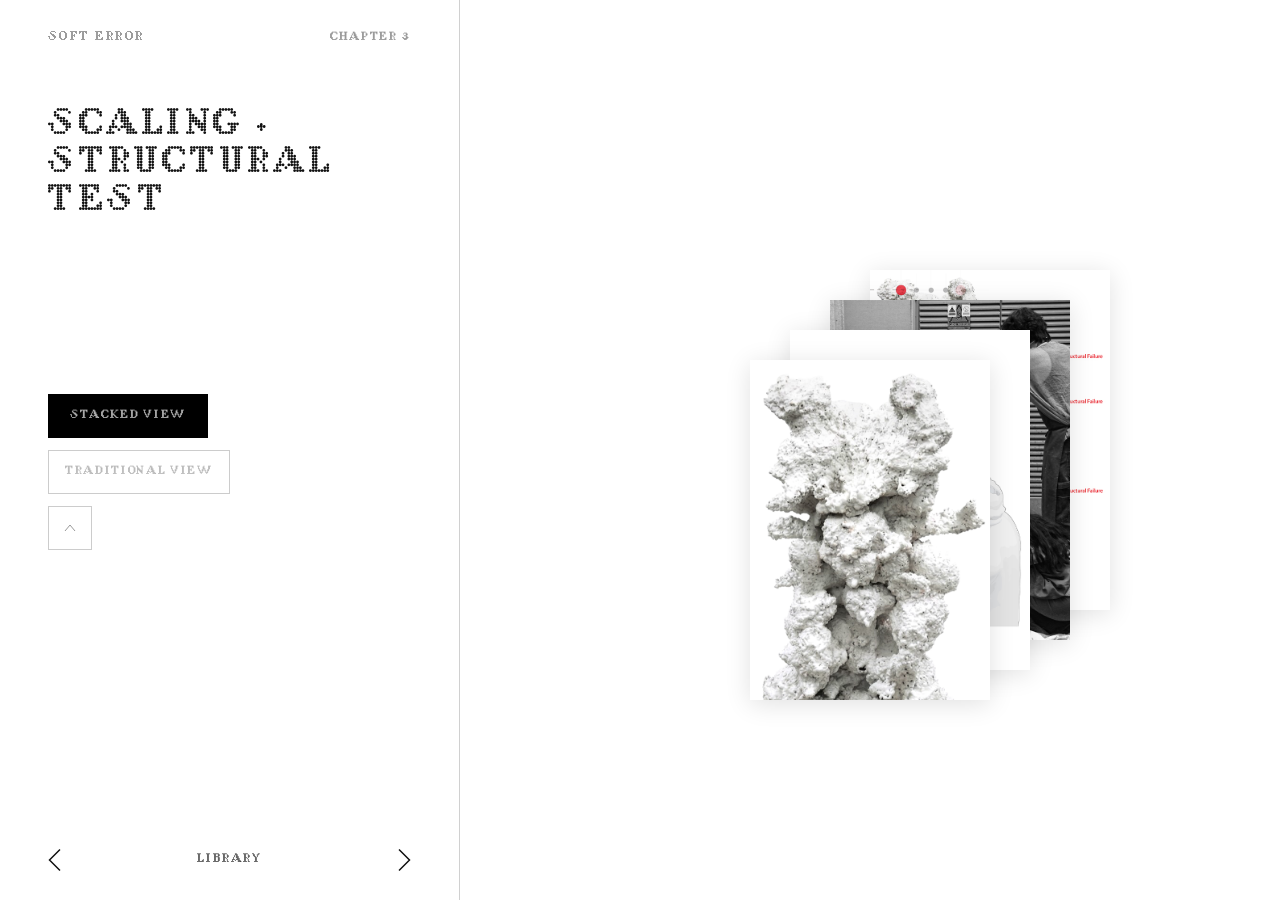
<file: chapter3.html>
<!DOCTYPE html>
<html lang="en">
<head>
  <meta charset="UTF-8">
  <meta name="viewport" content="width=device-width, initial-scale=1.0">
  <link rel="icon" type="image/png" href="webpics/icon.png">
  <title>Chapter 3 — Scaling + Structural Test</title>
  <link rel="stylesheet" href="css/style.css">
  <link rel="stylesheet" href="css/fonts.css">
  <script src="js/lenis.min.js"></script>
</head>
<body class="chapter-page">

  <div class="chapter-content">

    <aside class="chapter-sidebar">
      <div class="sidebar-top-group">
        <div class="sidebar-top">
          <a href="index.html#phase1" class="sidebar-logo">SOFT ERROR</a>
          <span class="sidebar-chap">Chapter 3</span>
        </div>
        <h1 class="chapter-title">Scaling +<br>Structural Test</h1>
      </div>
      <div class="view-toggle" id="viewToggle">
        <button class="view-btn active" data-view="stacked">STACKED VIEW</button>
        <button class="view-btn" data-view="traditional">TRADITIONAL VIEW</button>
        <button class="view-btn scroll-top-btn" id="scrollTopBtn">
          <svg width="16" height="16" viewBox="0 0 16 16" fill="none" stroke="currentColor" stroke-width="1"><path d="M3 11 L8 5 L13 11"/></svg>
        </button>
      </div>
      <nav class="sidebar-nav">
        <a href="chapter2.html" class="nav-arrow">
          <svg width="48" height="24" viewBox="0 0 32 16" fill="none" stroke="currentColor" stroke-width="1"><path d="M8 1 L1 8 L8 15"/></svg>
        </a>
        <a href="library.html" class="nav-library">Library</a>
        <a href="chapter4.html" class="nav-arrow">
          <svg width="48" height="24" viewBox="0 0 32 16" fill="none" stroke="currentColor" stroke-width="1"><path d="M24 1 L31 8 L24 15"/></svg>
        </a>
      </nav>
    </aside>

    <div class="chapter-main">
      <div class="card-reference" id="cardReference" style="display:none;">
        <span class="ref-label">text</span>
        <p class="ref-text">text</p>
      </div>
      <div class="image-stack" id="imageStack">
        <img src="webpics/C3d1.jpg" alt="Structural test 1" class="stack-card" data-index="0" data-section="C3d1">
        <img src="webpics/C3d2.jpg" alt="Structural test 2" class="stack-card" data-index="1" data-section="C3d2">
        <img src="webpics/C3d3.jpg" alt="Structural test 3" class="stack-card" data-index="2" data-section="C3d3">
        <img src="webpics/C3d4.jpg" alt="Structural test 4" class="stack-card" data-index="3" data-section="C3d4">
      </div>
    </div><!-- .chapter-main -->

  </div><!-- .chapter-content -->

  <div class="detail-section" id="detailSection" style="display:none;">
    <div class="detail-grid" id="detailGrid"></div>
  </div>

  <script>
    // Lenis smooth scroll
    const lenis = new Lenis({ duration: 1.2, easing: t => Math.min(1, 1.001 - Math.pow(2, -10 * t)), smoothWheel: true });
    function raf(time) { lenis.raf(time); requestAnimationFrame(raf); }
    requestAnimationFrame(raf);

    // Offset content below the fixed mobile header (cleared on desktop)
    (function () {
      var sb = document.querySelector('.chapter-sidebar');
      var main = document.querySelector('.chapter-main');
      var mq = window.matchMedia('(max-width: 768px)');
      function fitHeader() {
        if (!sb || !main) return;
        main.style.paddingTop = mq.matches ? (sb.offsetHeight + 20) + 'px' : '';
      }
      fitHeader();
      window.addEventListener('resize', fitHeader);
      if (document.fonts && document.fonts.ready) document.fonts.ready.then(fitHeader);
    })();

    // --- Scroll to Top ---
    document.getElementById('scrollTopBtn').addEventListener('click', function() {
      lenis.scrollTo(0);
    });

    // --- View Toggle (with FLIP animation) ---
    (function() {
      const toggle = document.getElementById('viewToggle');
      const buttons = toggle.querySelectorAll('.view-btn:not(.scroll-top-btn)');
      const stack = document.getElementById('imageStack');
      const cards = stack.querySelectorAll('.stack-card');

      buttons.forEach(function(btn) {
        btn.addEventListener('click', function() {
          // --- FLIP: First — record current positions ---
          var first = [];
          cards.forEach(function(card) {
            var rect = card.getBoundingClientRect();
            first.push(rect);
          });

          // Disable CSS transitions during FLIP to prevent conflicts
          cards.forEach(function(c) { c.style.transition = 'none'; });

          // Update active button
          buttons.forEach(function(b) { b.classList.remove('active'); });
          btn.classList.add('active');

          // Switch view class (LAST — layout engine switches here)
          var view = btn.getAttribute('data-view');
          var main = document.querySelector('.chapter-main');
          if (view === 'traditional') {
            stack.classList.add('traditional');
            main.classList.add('view-traditional');
          } else {
            stack.classList.remove('traditional');
            main.classList.remove('view-traditional');
          }

          // --- FLIP: Invert + Play — animate delta to zero ---
          cards.forEach(function(card, i) {
            var last = card.getBoundingClientRect();
            var dx = first[i].left - last.left;
            var dy = first[i].top - last.top;

            // Re-enable CSS transitions
            card.style.transition = '';

            if (Math.abs(dx) > 0.5 || Math.abs(dy) > 0.5) {
              card.animate([
                { transform: 'translate(' + dx + 'px, ' + dy + 'px)' },
                { transform: 'translate(0, 0)' }
              ], {
                duration: 800,
                easing: 'cubic-bezier(0.23, 1, 0.32, 1)',
                composite: 'add'
              });
            }
          });
        });
      });
    })();

    // --- Image Stack Interaction ---
    (function() {
      const stack = document.getElementById('imageStack');
      const cards = stack.querySelectorAll('.stack-card');
      const refBox = document.getElementById('cardReference');
      const detailSection = document.getElementById('detailSection');
      const detailGrid = document.getElementById('detailGrid');
      let activeIndex = -1;

      // Section → title + description (placeholder until copy.txt Chapter 3 is filled).
      const SECTION_TEXT = {
        'C3d1': { title: 'Mid-Scale Prototype', text: 'First Structural Column Where Soft Error Materializes' },
        'C3d2': { title: 'Augmented Reality-Guided Fabrication', text: 'Projecting Digital Extrusion Points into the Physical Realm' },
        'C3d3': { title: 'Mid-Scale Prototype Printing', text: 'Collaborative Extrusion, Excavation and Cleaning of the Cement Column' },
        'C3d4': { title: 'Post-Production Analysis', text: 'Mapping Structural Failure Between Predicted and Printed Form' }
      };
      // Section → detail image blocks (each image has a src + layout template).
      const DETAILS = {
        'C3d1': [
          { src: 'webpics/det/C3/C3d1-1.jpg', layout: 'center-small', text: `This chapter documents the production of a mid-scale cement prototype using the second iteration of the volumized point and connection methodology. Building on earlier digital-to-physical translations, the prototype introduces scale, structural capacity, and a new relationship between human, material, and digital instruction. Human fabrication, mediated through augmented reality, becomes an intermediary step toward eventual robotic production, testing how computational information can guide physical construction without predetermining its final form. The research asks how this human-led process might translate develop greater structural capacity while maintaining material indeterminacy as a generative condition.
Volumization of point Digital extrusion coordinates of Digital reference field physical object and physical grid size coordinates The prototype begins with a linear grid that establishes a shared digital and physical framework within which points can be positioned to define the object. Each selected point is first given a simplified digital volume, then replaced with a material profile derived from previous cement-printing experiments. These accumulated material behaviors allow us to predict the object's texture and overall form before soft error produced as digital information becomes physical matter.` },
          { src: 'webpics/det/C3/C3d1-2.jpg', layout: 'center-small', text: `An initial symmetrical model was generated in Houdini, distributing approximately 150 extrusion points within a controlled spatial system. The model was subsequently volumised to approximate its anticipated physical outcome. A pre-production structural analysis was then conducted layer by layer, with the distribution of extrusion points adjusted to increase the likelihood of self-support. This involved reducing extrusion density toward the upper layers and maintaining sufficient adjacency between points to establish local support conditions. The resulting form establishes a correspondence between computational logic and material performance, positioning the model as a mediating framework between digital control and human manipulation.
The pre-production process then examined the model layer by layer to assess connectivity, structural automate this analysis through more complex computational and structural simulation, this initial study relied on the manual examination of each cross-section. Areas of insufficient overlap or unstable material interaction were identified and the point distribution adjusted accordingly. Through this iterative process, structural weaknesses could be addressed while maintaining the overall spatial logic and design intent of the model.` },
          { src: 'webpics/det/C3/C3d1-3.jpg', layout: 'right-large', text: "Here is Soft Error, from projected to materialized. This large scale model marks the first full-scale realization of the project's construction methodology. The digital projection establishes a framework of extrusion events, while the material physical result retains the overall organizational logic of the projected model, it departs from its precise geometry as individual extrusions expand, merge, and deform during fabrication. Rather than treating this divergence as error, the project positions it as a productive condition in which architectural form is co-authored exists between prediction and emergence, where indeterminacy precision." },
          { src: 'webpics/det/C3/C3d1-4.jpg', layout: 'center-small', noText: true }
        ],
        'C3d2': [
          { src: 'webpics/det/C3/C3d2-1.jpg', layout: 'right-large', text: "To enable large-scale extrusion within an enclosed substrate environment, the fabrication process was augmented through the interfacing with Grasshopper via Fologram. This system generated precise visual coordinates for extrusion, compensating for the limited visibility imposed by the bounding box and substrate conditions. By projecting target points directly into the user's field of view, execution. This approach establishes a foundation for more responsive and complex feedback systems within hybrid digital-physical fabrication workflows." },
          { src: 'webpics/det/C3/C3d2-2.jpg', layout: 'right-small', text: `Process:
1. Model translation into a Grasshopper workflow
2. Upload to HoloLens via Fologram
3. Generation of spatial extrusion coordinates
4. AR-guided nozzle alignment with target points
5. Layer-by-layer extrusion within an enclosed substrate volume` },
          { src: 'webpics/det/C3/C3d2-3.jpg', layout: 'center-small', noText: true }
        ],
        'C3d3': [
          { src: 'webpics/det/C3/C3d3-1.jpg', layout: 'right-large', text: `A cement mixture (6:4 cement to water) was prepared to achieve an appropriate extrusion consistency and loaded into a syringe. The nozzle was calibrated using physical markers to control insertion depth within the substrate bed. Extrusion points were determined through cross-referencing with digital layer instructions, using labelled coordinates to guide precise deposition. Each extrusion was recorded as either “line' or 'dot', alongside the volume of material deposited. This process was repeated across successive layers, with continuous verification to ensure connectivity between neighboring extrusions, enabling the development of a cohesive, self-supporting structure.
Process: 1,2, 3: Preparation 1.Cement mixing 2.Syringe filling 3. 4,5: Extrusion 4.Check the extrusion point 5.Holding and extrusion` },
          { src: 'webpics/det/C3/C3d3-2.jpg', layout: 'right-large', text: `A cement mixture (6:4 cement to water) was prepared to achieve an appropriate extrusion consistency and loaded into a syringe. The nozzle was calibrated using physical markers to control insertion depth within the substrate bed. Extrusion points were determined through cross-referencing with digital layer instructions, using labelled coordinates to guide precise deposition. Each extrusion was recorded as either ‘line' or'dot', alongside the volume of material deposited. This process was repeated across successive layers, with cohesive, self-supporting structure.
Process: Unwrapping 1.Clean the first layer to check the model 2.Remove perlite in the box 3.Clean perlite on surface 4.Flush away perlite not stuck to cement 5.Air-drying the model` }
        ],
        'C3d4': [
          { src: 'webpics/det/C3/C3d4-1.jpg', layout: 'right-large', text: "The completed structure was evaluated to assess how the intended extrusion strategy translated into physical fabrication. Both point and line extrusions demonstrated a degree of control within the printing methodology, producing a largely stable and continuous structure." },
          { src: 'webpics/det/C3/C3d4-2.jpg', layout: 'right-large', text: "This proposal explores the expansion of non-predictive extrusion methodologies toward spatial-scale production. Through multidirectional printing, form is partially controlled at the level of coordinate distribution and extrusion logic, while the final interaction. The resulting structures operate between digital intention and physical negotiation, suggesting a model for architectural growth that is guided rather than fully predetermined." }
        ]
      };

      function hideDetail() {
        detailSection.style.display = 'none';
        detailGrid.innerHTML = '';
        detailGrid.style.display = '';
      }

      function showDetail(section) {
        var blocks = DETAILS[section];
        if (!blocks || blocks.length === 0) {
          hideDetail();
          return;
        }
        detailGrid.style.display = '';
        detailGrid.innerHTML = '';
        blocks.forEach(function(block) {
          var wrap = document.createElement('div');
          wrap.className = 'detail-block layout-' + block.layout;

          if (!block.noText) {
            var txt = document.createElement('div');
            txt.className = 'detail-text';
            var body = document.createElement('p');
            body.className = 'ref-text';
            body.textContent = block.text || 'place holder place holder place holder place holder place holder place holder place holder place holder place holder place holder';
            txt.appendChild(body);
            wrap.appendChild(txt);
          }

          var img = document.createElement('img');
          img.className = 'detail-img';
          img.src = block.src;
          img.alt = section + ' detail';
          img.loading = 'lazy';

          wrap.appendChild(img);
          detailGrid.appendChild(wrap);
        });
        detailSection.style.display = 'block';
      }

      function deselect() {
        activeIndex = -1;
        stack.classList.remove('selected');
        cards.forEach(function(c) { c.classList.remove('active'); });
        refBox.style.display = 'none';
        hideDetail();
      }

      cards.forEach(function(card) {
        card.addEventListener('click', function(e) {
          e.stopPropagation();
          e.preventDefault();
          var idx = parseInt(card.getAttribute('data-index'));

          if (activeIndex === idx) {
            deselect();
          } else {
            activeIndex = idx;
            stack.classList.add('selected');
            cards.forEach(function(c) { c.classList.remove('active'); });
            card.classList.add('active');
            // Show reference text per card
            var section = card.getAttribute('data-section');
            var ref = SECTION_TEXT[section];
            refBox.querySelector('.ref-label').textContent = ref.title;
            refBox.querySelector('.ref-text').textContent = ref.text;
            refBox.style.display = 'block';
            // Show detail images for the selected section
            showDetail(section);
          }
        });
      });

      // Click on empty area inside the stack → deselect
      stack.addEventListener('click', function(e) {
        deselect();
      });

      // Click outside the stack → deselect
      document.addEventListener('click', function(e) {
        if (!stack.contains(e.target)) {
          deselect();
        }
      });

      // Deep-link from Library: preselect the image named by #image=N
      if (location.hash.indexOf('#image=') === 0) {
        var idx = parseInt(location.hash.slice(7), 10);
        var target = stack.querySelector('.stack-card[data-index="' + idx + '"]');
        if (target) target.click();
      }
    })();
  </script>

  <script src="js/zoom.js"></script>
</body>
</html>
</file>
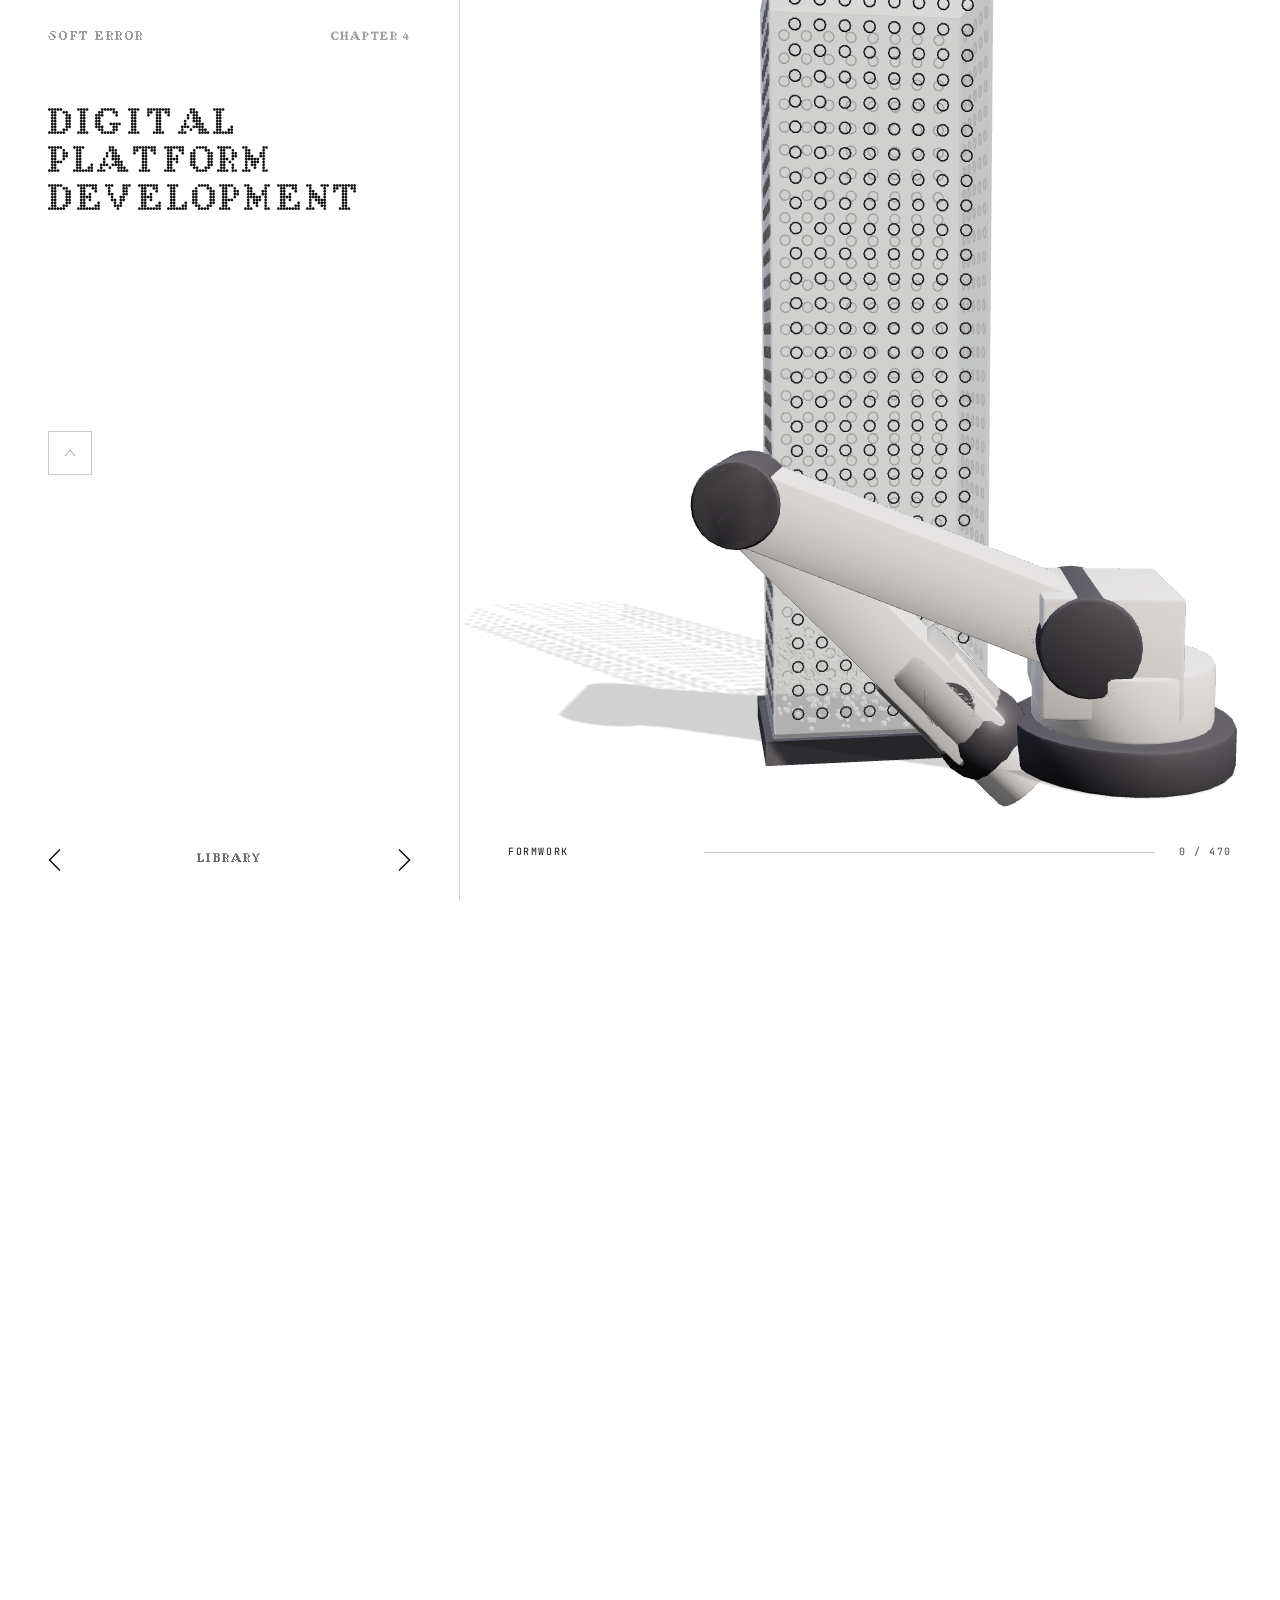
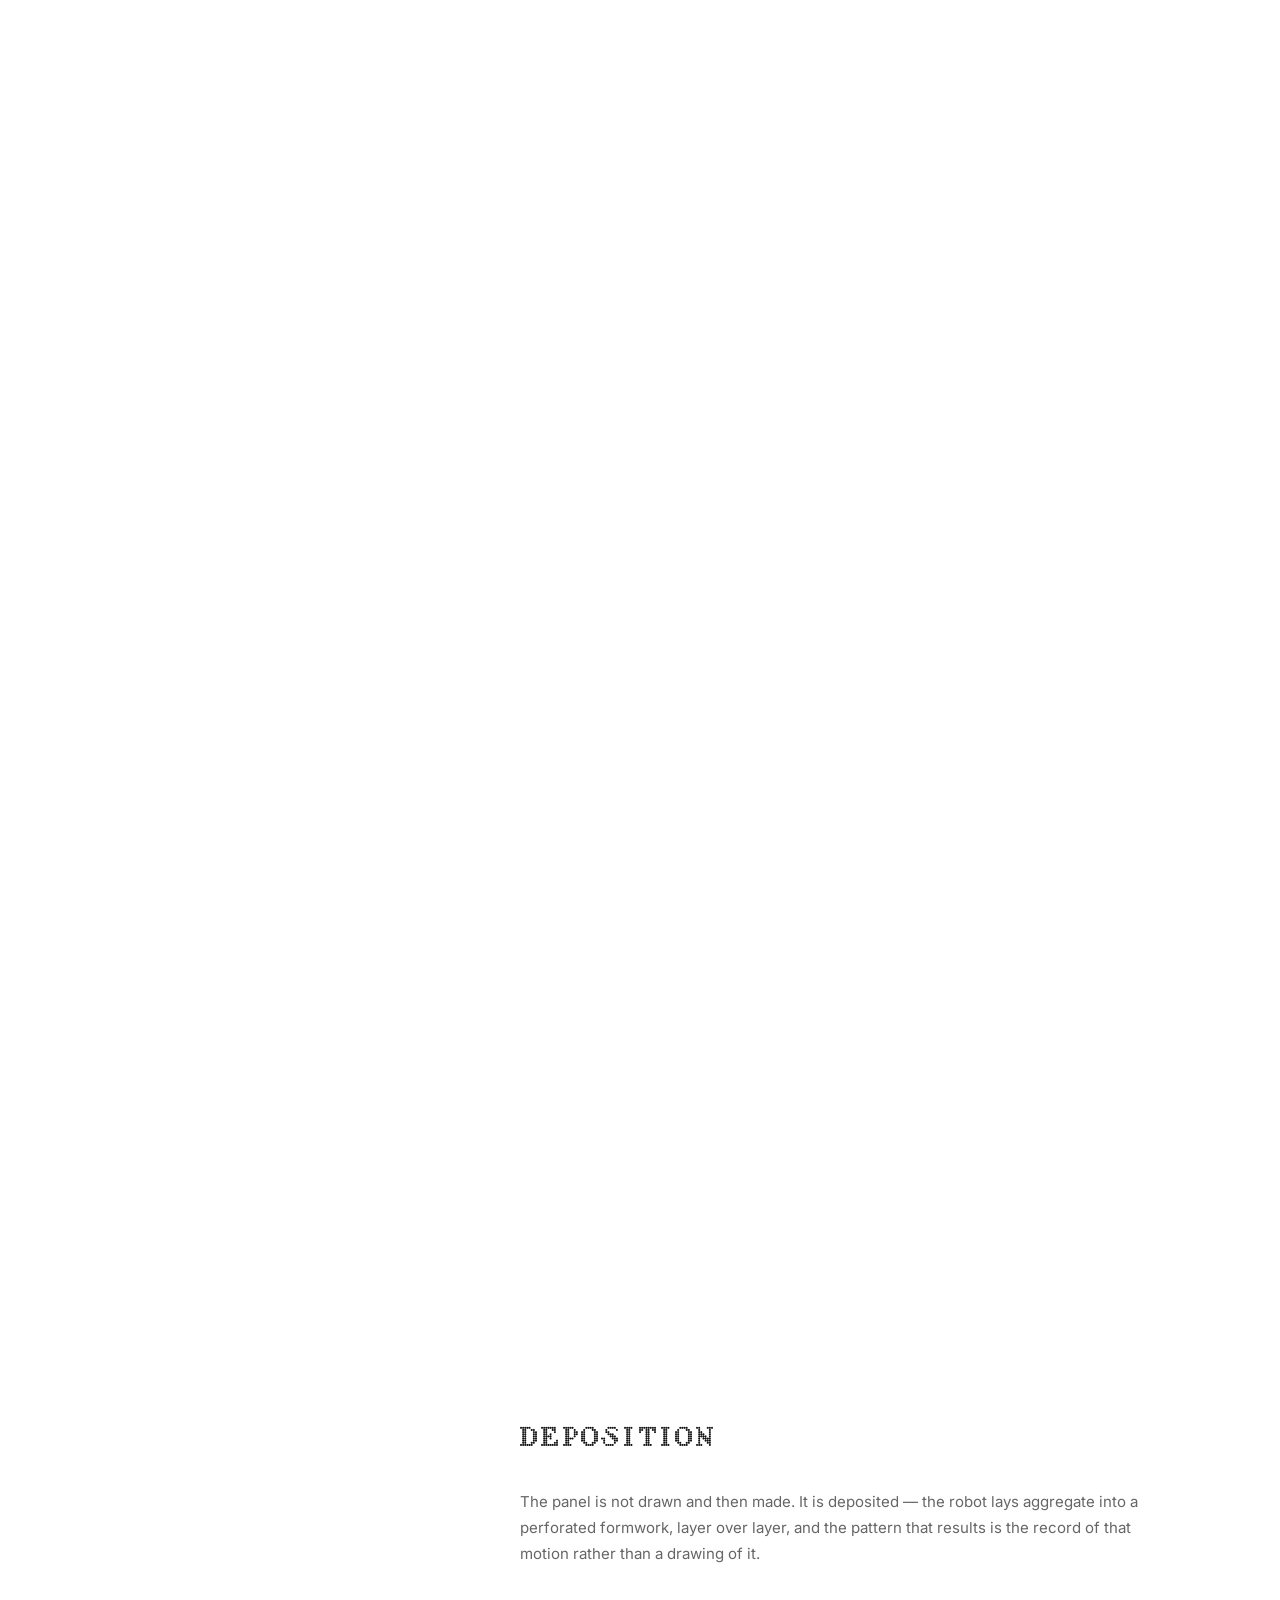
<file: chapter4.html>
<!DOCTYPE html>
<html lang="en">
<head>
  <meta charset="UTF-8">
  <meta name="viewport" content="width=device-width, initial-scale=1.0">
  <link rel="icon" type="image/png" href="webpics/icon.png">
  <title>Chapter 4 — Digital Platform Development</title>
  <link rel="stylesheet" href="css/style.css">
  <link rel="stylesheet" href="css/fonts.css">
  <link rel="stylesheet" href="chapter4/chapter4.css">
  <script src="js/lenis.min.js"></script>
  <script type="importmap">
  {
    "imports": {
      "three": "./js/three/three.module.js",
      "three/addons/": "./js/three/"
    }
  }
  </script>
  <script type="module" src="chapter4/chapter4.js"></script>
</head>
<body class="chapter-page">

  <div class="chapter-content">

    <aside class="chapter-sidebar">
      <div class="sidebar-top-group">
        <div class="sidebar-top">
          <a href="index.html#phase1" class="sidebar-logo">SOFT ERROR</a>
          <span class="sidebar-chap">Chapter 4</span>
        </div>
        <h1 class="chapter-title">Digital Platform<br>Development</h1>
      </div>
      <div class="view-toggle" id="viewToggle">
        <button class="view-btn scroll-top-btn" id="scrollTopBtn">
          <svg width="16" height="16" viewBox="0 0 16 16" fill="none" stroke="currentColor" stroke-width="1"><path d="M3 11 L8 5 L13 11"/></svg>
        </button>
      </div>
      <nav class="sidebar-nav">
        <a href="chapter3.html" class="nav-arrow">
          <svg width="48" height="24" viewBox="0 0 32 16" fill="none" stroke="currentColor" stroke-width="1"><path d="M8 1 L1 8 L8 15"/></svg>
        </a>
        <a href="library.html" class="nav-library">Library</a>
        <a href="chapter5.html" class="nav-arrow">
          <svg width="48" height="24" viewBox="0 0 32 16" fill="none" stroke="currentColor" stroke-width="1"><path d="M24 1 L31 8 L24 15"/></svg>
        </a>
      </nav>
    </aside>

    <div class="chapter-main print-page">

      <section class="print-scroll" id="printScroll">
        <div class="print-sticky">
          <canvas class="print-canvas" id="printCanvas"></canvas>

          <div class="print-hud">
            <span class="print-stage-label" id="printStage">Deposition</span>
            <span class="print-track"><span class="print-bar" id="printBar"></span></span>
            <span class="print-count" id="printCount"></span>
          </div>

          <div class="print-loading" id="printLoading">Loading model</div>
        </div>
      </section>

      <section class="print-body">
        <h2>Deposition</h2>
        <p>
          The panel is not drawn and then made. It is deposited — the robot lays
          aggregate into a perforated formwork, layer over layer, and the pattern
          that results is the record of that motion rather than a drawing of it.
        </p>
      </section>

    </div>

  </div>

  <script>
    const lenis = new Lenis({ duration: 1.2, easing: t => Math.min(1, 1.001 - Math.pow(2, -10 * t)), smoothWheel: true });
    function raf(time) { lenis.raf(time); requestAnimationFrame(raf); }
    requestAnimationFrame(raf);

    // Offset content below the fixed mobile header (cleared on desktop)
    (function () {
      var sb = document.querySelector('.chapter-sidebar');
      var main = document.querySelector('.chapter-main');
      var mq = window.matchMedia('(max-width: 768px)');
      function fitHeader() {
        if (!sb || !main) return;
        main.style.paddingTop = mq.matches ? (sb.offsetHeight + 20) + 'px' : '';
      }
      fitHeader();
      window.addEventListener('resize', fitHeader);
      if (document.fonts && document.fonts.ready) document.fonts.ready.then(fitHeader);
    })();

    document.getElementById('scrollTopBtn').addEventListener('click', function() {
      lenis.scrollTo(0);
    });
  </script>

</body>
</html>
</file>
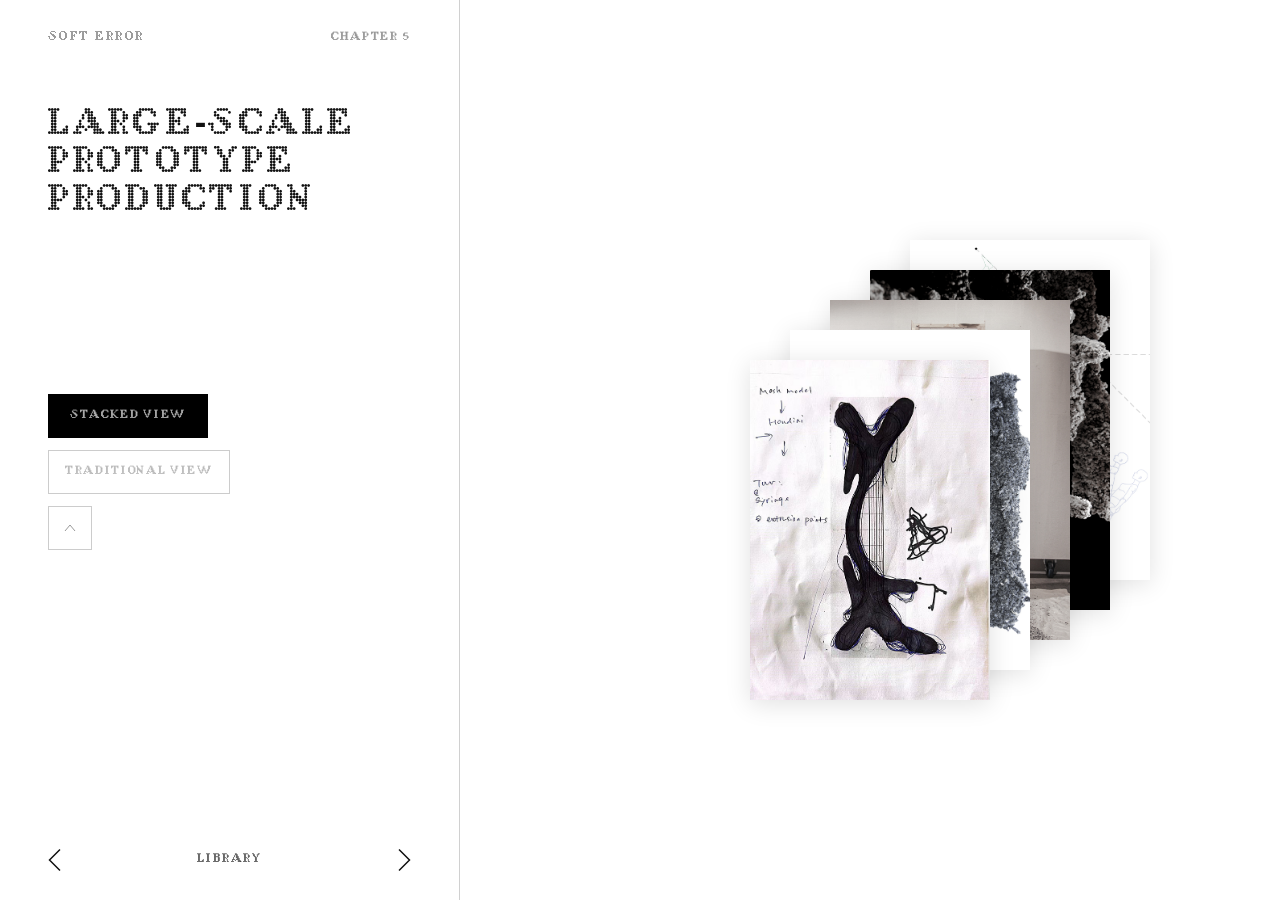
<file: chapter5.html>
<!DOCTYPE html>
<html lang="en">
<head>
  <meta charset="UTF-8">
  <meta name="viewport" content="width=device-width, initial-scale=1.0">
  <link rel="icon" type="image/png" href="webpics/icon.png">
  <title>Chapter 5 — Large-Scale Prototype Production</title>
  <link rel="stylesheet" href="css/style.css">
  <link rel="stylesheet" href="css/fonts.css">
  <script src="js/lenis.min.js"></script>
</head>
<body class="chapter-page">

  <div class="chapter-content">

    <aside class="chapter-sidebar">
      <div class="sidebar-top-group">
        <div class="sidebar-top">
          <a href="index.html#phase1" class="sidebar-logo">SOFT ERROR</a>
          <span class="sidebar-chap">Chapter 5</span>
        </div>
        <h1 class="chapter-title">Large-Scale<br>Prototype<br>Production</h1>
      </div>
      <div class="view-toggle" id="viewToggle">
        <button class="view-btn active" data-view="stacked">STACKED VIEW</button>
        <button class="view-btn" data-view="traditional">TRADITIONAL VIEW</button>
        <button class="view-btn scroll-top-btn" id="scrollTopBtn">
          <svg width="16" height="16" viewBox="0 0 16 16" fill="none" stroke="currentColor" stroke-width="1"><path d="M3 11 L8 5 L13 11"/></svg>
        </button>
      </div>
      <nav class="sidebar-nav">
        <a href="chapter4.html" class="nav-arrow">
          <svg width="48" height="24" viewBox="0 0 32 16" fill="none" stroke="currentColor" stroke-width="1"><path d="M8 1 L1 8 L8 15"/></svg>
        </a>
        <a href="library.html" class="nav-library">Library</a>
        <a href="chapter6.html" class="nav-arrow">
          <svg width="48" height="24" viewBox="0 0 32 16" fill="none" stroke="currentColor" stroke-width="1"><path d="M24 1 L31 8 L24 15"/></svg>
        </a>
      </nav>
    </aside>

    <div class="chapter-main">
      <div class="card-reference" id="cardReference" style="display:none;">
        <span class="ref-label">text</span>
        <p class="ref-text">text</p>
      </div>
      <div class="image-stack" id="imageStack">
        <img src="webpics/C5d1.jpg" alt="Large-scale prototype 1" class="stack-card" data-index="0" data-section="C5d1">
        <img src="webpics/C5d2.jpg" alt="Large-scale prototype 2" class="stack-card" data-index="1" data-section="C5d2">
        <img src="webpics/C5d3.jpg" alt="Large-scale prototype 3" class="stack-card" data-index="2" data-section="C5d3">
        <img src="webpics/C5d4.jpg" alt="Large-scale prototype 4" class="stack-card" data-index="3" data-section="C5d4">
        <img src="webpics/C5d5.jpg" alt="Large-scale prototype 5" class="stack-card" data-index="4" data-section="C5d5">
      </div>
    </div><!-- .chapter-main -->

  </div><!-- .chapter-content -->

  <div class="detail-section" id="detailSection" style="display:none;">
    <div class="detail-grid" id="detailGrid"></div>
  </div>

  <script>
    // Lenis smooth scroll
    const lenis = new Lenis({ duration: 1.2, easing: t => Math.min(1, 1.001 - Math.pow(2, -10 * t)), smoothWheel: true });
    function raf(time) { lenis.raf(time); requestAnimationFrame(raf); }
    requestAnimationFrame(raf);

    // Offset content below the fixed mobile header (cleared on desktop)
    (function () {
      var sb = document.querySelector('.chapter-sidebar');
      var main = document.querySelector('.chapter-main');
      var mq = window.matchMedia('(max-width: 768px)');
      function fitHeader() {
        if (!sb || !main) return;
        main.style.paddingTop = mq.matches ? (sb.offsetHeight + 20) + 'px' : '';
      }
      fitHeader();
      window.addEventListener('resize', fitHeader);
      if (document.fonts && document.fonts.ready) document.fonts.ready.then(fitHeader);
    })();

    // --- Scroll to Top ---
    document.getElementById('scrollTopBtn').addEventListener('click', function() {
      lenis.scrollTo(0);
    });

    // --- View Toggle (with FLIP animation) ---
    (function() {
      const toggle = document.getElementById('viewToggle');
      const buttons = toggle.querySelectorAll('.view-btn:not(.scroll-top-btn)');
      const stack = document.getElementById('imageStack');
      const cards = stack.querySelectorAll('.stack-card');

      buttons.forEach(function(btn) {
        btn.addEventListener('click', function() {
          // --- FLIP: First — record current positions ---
          var first = [];
          cards.forEach(function(card) {
            var rect = card.getBoundingClientRect();
            first.push(rect);
          });

          // Disable CSS transitions during FLIP to prevent conflicts
          cards.forEach(function(c) { c.style.transition = 'none'; });

          // Update active button
          buttons.forEach(function(b) { b.classList.remove('active'); });
          btn.classList.add('active');

          // Switch view class (LAST — layout engine switches here)
          var view = btn.getAttribute('data-view');
          var main = document.querySelector('.chapter-main');
          if (view === 'traditional') {
            stack.classList.add('traditional');
            main.classList.add('view-traditional');
          } else {
            stack.classList.remove('traditional');
            main.classList.remove('view-traditional');
          }

          // --- FLIP: Invert + Play — animate delta to zero ---
          cards.forEach(function(card, i) {
            var last = card.getBoundingClientRect();
            var dx = first[i].left - last.left;
            var dy = first[i].top - last.top;

            // Re-enable CSS transitions
            card.style.transition = '';

            if (Math.abs(dx) > 0.5 || Math.abs(dy) > 0.5) {
              card.animate([
                { transform: 'translate(' + dx + 'px, ' + dy + 'px)' },
                { transform: 'translate(0, 0)' }
              ], {
                duration: 800,
                easing: 'cubic-bezier(0.23, 1, 0.32, 1)',
                composite: 'add'
              });
            }
          });
        });
      });
    })();

    // --- Image Stack Interaction ---
    (function() {
      const stack = document.getElementById('imageStack');
      const cards = stack.querySelectorAll('.stack-card');
      const refBox = document.getElementById('cardReference');
      const detailSection = document.getElementById('detailSection');
      const detailGrid = document.getElementById('detailGrid');
      let activeIndex = -1;

      // Section → title + description (placeholder until copy.txt Chapter 5 is filled).
      const SECTION_TEXT = {
        'C5d1': { title: 'Design Development', text: 'From Hand Sketch to Mesh Model, Houdini and Extrusion Points' },
        'C5d2': { title: 'Pattern Development', text: 'Intersecting Volume Systems Tested Through Complex Point Patterns' },
        'C5d3': { title: 'F.U.N.C. Production', text: 'Full-Scale Prototype Revealed' },
        'C5d4': { title: 'Material Signatures', text: '3D Extrusion Methodology Fabrication Language' },
        'C5d5': { title: 'Form and Function', text: 'Human Interaction Negotiated with Emergent Material Form' }
      };
      // Section → detail image blocks (each image has a src + layout template).
      const DETAILS = {
        'C5d1': [
          { src: 'webpics/det/C5/C5d1-1.jpg', layout: 'right-large', text: "Initial conceptual studies and freehand ideations for the subsequent prototype were formalized and rationalized. The intention was to design form before predetermining function, designing an achievable prototype capable of transitioning the researching into the next phase. Human imagination and intent ground the object and initiate the human, digital, and material co-authorship of the multidirectional methodology." },
          { src: 'webpics/det/C5/C5d1-2.jpg', layout: 'right-large', text: "Using the digital simulation platform, alternative binder substrate pairings were iteratively tested to reconcile structural integrity with aesthetic intent." }
        ],
        'C5d2': [
          { src: 'webpics/det/C5/C5d2-1.jpg', layout: 'right-large', text: "Using a consistent set of extrusion points, our computational algorithm generated multiple connection strategies by varying how neighboring points were linked. Rather than altering the quantity or position of deposition events, each iteration reorganized their relationships, producing distinct structural patterns and spatial behaviors from the same underlying dataset." },
          { src: 'webpics/det/C5/C5d2-2.jpg', layout: 'right-large', text: "Using an identical point and extrusion pattern, these studies isolate the influence of substrate material on the final printed form. While the computational logic and produce distinct spatial, structural, and surface conditions as individual extrusions interact with their surrounding material. The substrate becomes an connectivity, and geometric resolution. The resulting forms demonstrate that architectural outcomes emerge through negotiation." },
          { src: 'webpics/det/C5/C5d2-3.jpg', layout: 'right-large', text: "The final point-based toolpath was evaluated through layer-by-layer simulation to guide the manual extrusion workflow and support structural continuity. By verifying inter-point connectivity and overlap across each layer prior to physical fabrication, the simulation provided an actionable framework for human execution while reducing the risk of localized bond failure." }
        ],
        'C5d3': [
          { src: 'webpics/det/C5/C5d3-1.jpg', layout: 'center-small', noText: true },
          { src: 'webpics/det/C5/C5d3-2.jpg', layout: 'right-small', text: "The material composition does not conform to the boundaries of the designed object. Perlite and shredded tire interact, overlap, and become bound beneath the surface, producing material territories independent of the printed geometry. Unlike conventional assemblies where materials remain discrete, here their interaction becomes part of the object itself. Extrusion spikes protrude from the surface as traces of fabrication, a mechanical ghost of the extrusion process and the beginnings of a visual language specific to the methodology." },
          { src: 'webpics/det/C5/C5d3-3.jpg', layout: 'right-large', text: "F.U.N.C. Production Once printing and curing were complete, the mould was opened and the unbound substrate progressively excavated, revealing the consolidated form embedded within." },
          { src: 'webpics/det/C5/C5d3-4.jpg', layout: 'right-large', noText: true },
          { src: 'webpics/det/C5/C5d3-5.jpg', layout: 'center-small', noText: true },
          { src: 'webpics/det/C5/C5d3-6.jpg', layout: 'center-small', noText: true },
          { src: 'webpics/det/C5/C5d3-7.jpg', layout: 'right-large', text: "Applying the completed FUNC geometry across multiple material systems demonstrates how a consistent computational framework produces distinct architectural outcomes. While the point distribution, connection logic, and extrusion sequence remain unchanged, each material translates the same construction methodology differently through its unique behavior and interaction with the surrounding substrate. Rather than reproducing identical objects, the methodology generates a family of related forms that preserve their organizational logic while adapting to material conditions. These studies position material selection not as a post-design decision, but as an active contributor to spatial, structural, and formal expression." }
        ],
        'C5d4': [
          { src: 'webpics/det/C5/C5d4-1.jpg', layout: 'center-large', noText: true },
          { src: 'webpics/det/C5/C5d4-2.jpg', layout: 'center-large', noText: true },
          { src: 'webpics/det/C5/C5d4-3.jpg', layout: 'center-large', noText: true },
          { src: 'webpics/det/C5/C5d4-4.jpg', layout: 'center-large', noText: true }
        ],
        'C5d5': [
          { src: 'webpics/det/C5/C5d5-1.jpg', layout: 'right-large', text: "Soft Error questions the relationship between form and function. If architecture emerge rather than be assigned? Instead of designing spaces around fixed programmes, the methodology proposes that material formation and spatial organization precede or co-develop with functional definition. Human interaction opportunities and constraints produced by the built form. Rather than prescribing how architecture should be used, Soft Error suggests a framework in which alongside material and computational processes." }
        ]
      };

      function hideDetail() {
        detailSection.style.display = 'none';
        detailGrid.innerHTML = '';
        detailGrid.style.display = '';
      }

      function showDetail(section) {
        var blocks = DETAILS[section];
        if (!blocks || blocks.length === 0) {
          hideDetail();
          return;
        }
        detailGrid.style.display = '';
        detailGrid.innerHTML = '';
        blocks.forEach(function(block) {
          var wrap = document.createElement('div');
          wrap.className = 'detail-block layout-' + block.layout;

          if (!block.noText) {
            var txt = document.createElement('div');
            txt.className = 'detail-text';
            var body = document.createElement('p');
            body.className = 'ref-text';
            body.textContent = block.text || 'place holder place holder place holder place holder place holder place holder place holder place holder place holder place holder';
            txt.appendChild(body);
            wrap.appendChild(txt);
          }

          var img = document.createElement('img');
          img.className = 'detail-img';
          img.src = block.src;
          img.alt = section + ' detail';
          img.loading = 'lazy';

          wrap.appendChild(img);
          detailGrid.appendChild(wrap);
        });
        detailSection.style.display = 'block';
      }

      function deselect() {
        activeIndex = -1;
        stack.classList.remove('selected');
        cards.forEach(function(c) { c.classList.remove('active'); });
        refBox.style.display = 'none';
        hideDetail();
      }

      cards.forEach(function(card) {
        card.addEventListener('click', function(e) {
          e.stopPropagation();
          e.preventDefault();
          var idx = parseInt(card.getAttribute('data-index'));

          if (activeIndex === idx) {
            deselect();
          } else {
            activeIndex = idx;
            stack.classList.add('selected');
            cards.forEach(function(c) { c.classList.remove('active'); });
            card.classList.add('active');
            // Show reference text per card
            var section = card.getAttribute('data-section');
            var ref = SECTION_TEXT[section];
            refBox.querySelector('.ref-label').textContent = ref.title;
            refBox.querySelector('.ref-text').textContent = ref.text;
            refBox.style.display = 'block';
            // Show detail images for the selected section
            showDetail(section);
          }
        });
      });

      // Click on empty area inside the stack → deselect
      stack.addEventListener('click', function(e) {
        deselect();
      });

      // Click outside the stack → deselect
      document.addEventListener('click', function(e) {
        if (!stack.contains(e.target)) {
          deselect();
        }
      });

      // Deep-link from Library: preselect the image named by #image=N
      if (location.hash.indexOf('#image=') === 0) {
        var idx = parseInt(location.hash.slice(7), 10);
        var target = stack.querySelector('.stack-card[data-index="' + idx + '"]');
        if (target) target.click();
      }
    })();
  </script>

  <script src="js/zoom.js"></script>
</body>
</html>
</file>
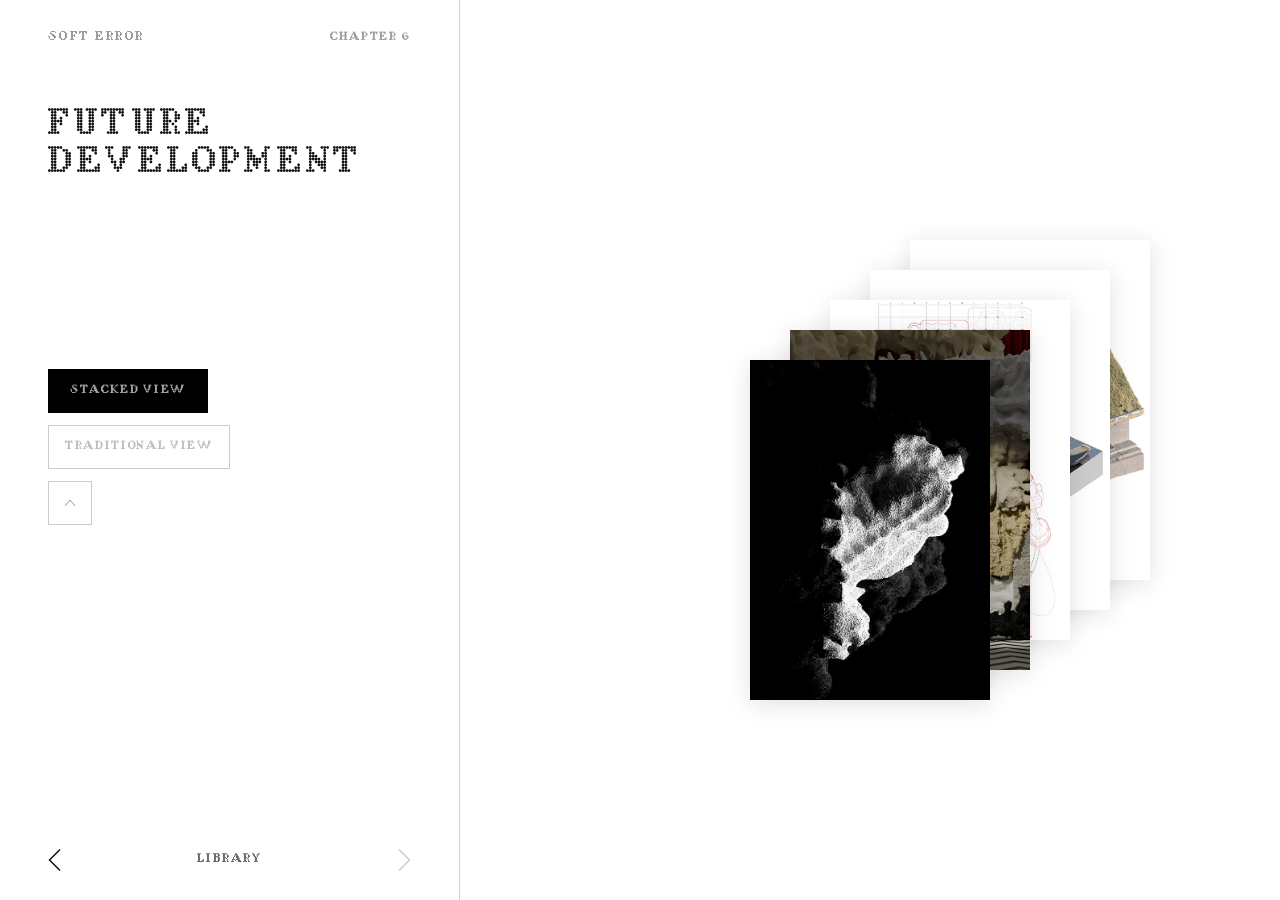
<file: chapter6.html>
<!DOCTYPE html>
<html lang="en">
<head>
  <meta charset="UTF-8">
  <meta name="viewport" content="width=device-width, initial-scale=1.0">
  <link rel="icon" type="image/png" href="webpics/icon.png">
  <title>Chapter 6 — Future Development</title>
  <link rel="stylesheet" href="css/style.css">
  <link rel="stylesheet" href="css/fonts.css">
  <script src="js/lenis.min.js"></script>
</head>
<body class="chapter-page">

  <div class="chapter-content">

    <aside class="chapter-sidebar">
      <div class="sidebar-top-group">
        <div class="sidebar-top">
          <a href="index.html#phase1" class="sidebar-logo">SOFT ERROR</a>
          <span class="sidebar-chap">Chapter 6</span>
        </div>
        <h1 class="chapter-title">Future<br>Development</h1>
      </div>
      <div class="view-toggle" id="viewToggle">
        <button class="view-btn active" data-view="stacked">STACKED VIEW</button>
        <button class="view-btn" data-view="traditional">TRADITIONAL VIEW</button>
        <button class="view-btn scroll-top-btn" id="scrollTopBtn">
          <svg width="16" height="16" viewBox="0 0 16 16" fill="none" stroke="currentColor" stroke-width="1"><path d="M3 11 L8 5 L13 11"/></svg>
        </button>
      </div>
      <nav class="sidebar-nav">
        <a href="chapter5.html" class="nav-arrow">
          <svg width="48" height="24" viewBox="0 0 32 16" fill="none" stroke="currentColor" stroke-width="1"><path d="M8 1 L1 8 L8 15"/></svg>
        </a>
        <a href="library.html" class="nav-library">Library</a>
        <span class="nav-arrow disabled">
          <svg width="48" height="24" viewBox="0 0 32 16" fill="none" stroke="currentColor" stroke-width="1"><path d="M24 1 L31 8 L24 15"/></svg>
        </span>
      </nav>
    </aside>

    <div class="chapter-main">
      <div class="card-reference" id="cardReference" style="display:none;">
        <span class="ref-label">text</span>
        <p class="ref-text">text</p>
      </div>
      <div class="image-stack" id="imageStack">
        <img src="webpics/C6d1.jpg" alt="Future development 1" class="stack-card" data-index="0" data-section="C6d1">
        <img src="webpics/C6d2.jpg" alt="Future development 2" class="stack-card" data-index="1" data-section="C6d2">
        <img src="webpics/C6d3.jpg" alt="Future development 3" class="stack-card" data-index="2" data-section="C6d3">
        <img src="webpics/C6d4.jpg" alt="Future development 4" class="stack-card" data-index="3" data-section="C6d4">
        <img src="webpics/C6d5.jpg" alt="Future development 5" class="stack-card" data-index="4" data-section="C6d5">
      </div>
    </div><!-- .chapter-main -->
  </div><!-- .chapter-content -->

  <div class="detail-section" id="detailSection" style="display:none;">
    <div class="detail-grid" id="detailGrid"></div>
  </div>

  <script>
    // Lenis smooth scroll
    const lenis = new Lenis({ duration: 1.2, easing: t => Math.min(1, 1.001 - Math.pow(2, -10 * t)), smoothWheel: true });
    function raf(time) { lenis.raf(time); requestAnimationFrame(raf); }
    requestAnimationFrame(raf);

    // Offset content below the fixed mobile header (cleared on desktop)
    (function () {
      var sb = document.querySelector('.chapter-sidebar');
      var main = document.querySelector('.chapter-main');
      var mq = window.matchMedia('(max-width: 768px)');
      function fitHeader() {
        if (!sb || !main) return;
        main.style.paddingTop = mq.matches ? (sb.offsetHeight + 20) + 'px' : '';
      }
      fitHeader();
      window.addEventListener('resize', fitHeader);
      if (document.fonts && document.fonts.ready) document.fonts.ready.then(fitHeader);
    })();

    // --- Scroll to Top ---
    document.getElementById('scrollTopBtn').addEventListener('click', function() {
      lenis.scrollTo(0);
    });

    // --- View Toggle (with FLIP animation) ---
    (function() {
      const toggle = document.getElementById('viewToggle');
      const buttons = toggle.querySelectorAll('.view-btn:not(.scroll-top-btn)');
      const stack = document.getElementById('imageStack');
      const cards = stack.querySelectorAll('.stack-card');

      buttons.forEach(function(btn) {
        btn.addEventListener('click', function() {
          // --- FLIP: First — record current positions ---
          var first = [];
          cards.forEach(function(card) {
            var rect = card.getBoundingClientRect();
            first.push(rect);
          });

          // Disable CSS transitions during FLIP to prevent conflicts
          cards.forEach(function(c) { c.style.transition = 'none'; });

          // Update active button
          buttons.forEach(function(b) { b.classList.remove('active'); });
          btn.classList.add('active');

          // Switch view class (LAST — layout engine switches here)
          var view = btn.getAttribute('data-view');
          var main = document.querySelector('.chapter-main');
          if (view === 'traditional') {
            stack.classList.add('traditional');
            main.classList.add('view-traditional');
          } else {
            stack.classList.remove('traditional');
            main.classList.remove('view-traditional');
          }

          // --- FLIP: Invert + Play — animate delta to zero ---
          cards.forEach(function(card, i) {
            var last = card.getBoundingClientRect();
            var dx = first[i].left - last.left;
            var dy = first[i].top - last.top;

            // Re-enable CSS transitions
            card.style.transition = '';

            if (Math.abs(dx) > 0.5 || Math.abs(dy) > 0.5) {
              card.animate([
                { transform: 'translate(' + dx + 'px, ' + dy + 'px)' },
                { transform: 'translate(0, 0)' }
              ], {
                duration: 800,
                easing: 'cubic-bezier(0.23, 1, 0.32, 1)',
                composite: 'add'
              });
            }
          });
        });
      });
    })();

    // --- Image Stack Interaction ---
    (function() {
      const stack = document.getElementById('imageStack');
      const cards = stack.querySelectorAll('.stack-card');
      const refBox = document.getElementById('cardReference');
      const detailSection = document.getElementById('detailSection');
      const detailGrid = document.getElementById('detailGrid');
      let activeIndex = -1;

      // Section → title + description (placeholder until copy.txt Chapter 6 is filled).
      const SECTION_TEXT = {
        'C6d1': { title: 'Soft Error Fingerprint', text: 'A Volumetric Material Signature Distinct from Layer-Based Printing' },
        'C6d2': { title: 'Offsite Fabrication', text: 'Architectural Scale Fabricated Offsite, Assembled Onsite' },
        'C6d3': { title: 'Onsite Fabrication', text: 'Onsite Infill Using Flexible Substrate Bags and Robotic Extrusion' },
        'C6d4': { title: 'Urban Context: Venice', text: 'Large-Scale Onsite Fabrication Around an Existing Building' },
        'C6d5': { title: 'Future Projections', text: 'Soft Error' }
      };
      // Section → detail image blocks (each image has a src + layout template).
      const DETAILS = {
        'C6d1': [
          { src: 'webpics/det/C6/C6d1-1.jpg', layout: 'right-large', text: "Fabrication processes leave traces of how architecture is made. Conventional large-scale 3D printing is characterized by the continuous horizontal lines produced through layer-by-layer extrusion, creating a recognizable visual language inseparable from its construction method. Soft Error produces its own material fingerprint that will identify spaces built through this methodology." },
          { src: 'webpics/det/C6/C6d1-2.jpg', layout: 'right-large', text: "The current Soft Error methodology operates through a three-dimensional grid, volumizing points along defined perpendicular axes. Future development removes this constraint, allowing extrusion to approach and connect points from infinite directions. This expands the system toward more adaptive and organic printing patterns while retaining the fundamental logic of point-based volumization. As directional freedom increases, form can respond more directly to material behavior, structural requirements, and spatial conditions without losing the recognizable material signature of Soft Error. The transition from linear to organic toolpaths expands the geometric freedom of Soft Error while maintaining its characteristic accumulation of volumized points." },
          { src: 'webpics/det/C6/C6d1-3.jpg', layout: 'right-small', noText: true },
          { src: 'webpics/det/C6/C6d1-4.jpg', layout: 'center-small', noText: true },
          { src: 'webpics/det/C6/C6d1-5.jpg', layout: 'center-small', noText: true }
        ],
        'C6d2': [
          { src: 'webpics/det/C6/C6d2-1.jpg', layout: 'right-small', text: "This new methodology begins to operate at an architectural scale as an adaptive infill system that builds around, supports, and supplements existing structures. Rather than replacing conventional construction, the methodology can repair, extend, or reshape existing spaces through material deposition. As infill accumulates across walls, floors, and ceilings, familiar geometric boundaries become less fixed, producing new spatial conditions within the existing architectural frame. Material selection further changes how these spaces are encourage touch, occupation, and bodily interaction, while rougher or more rigid recycled materials can constrict circulation, lower ceilings, and thicken boundaries. Material indeterminacy therefore becomes spatially productive, allowing the same methodology to generate different forms of inhabitation through the properties of the waste material available." },
          { src: 'webpics/det/C6/C6d2-2.jpg', layout: 'right-large', noText: true },
          { src: 'webpics/det/C6/C6d2-3.jpg', layout: 'center-large', noText: true }
        ],
        'C6d3': [
          { src: 'webpics/det/C6/C6d3-1.jpg', layout: 'right-small', text: "At an architectural scale, the methodology becomes an adaptable on-site fabrication process. Granular material is contained and repositioned within flexible substrate bags while robotic systems extrude binding agents directly into the material bed. As each section is revealed, its resulting geometry informs the positioning and printing of subsequent sections. Construction therefore develops iteratively rather than toward a predetermined final form, allowing material behaviour, site conditions, and previous materializations to continuously inform what is built next." },
          { src: 'webpics/det/C6/C6d3-2.jpg', layout: 'right-large', text: "Flexible substrate bags act as temporary formwork, containing granular material during robotic extrusion before being repositioned for subsequent prints. This enables the fabrication system to remain adaptable while responding to the indeterminate material formations produced during construction." },
          { src: 'webpics/det/C6/C6d3-3.jpg', layout: 'right-large', text: "Soft Error can operate through a hybrid construction system combining on-site extrusion with prefabricated components. Elements requiring greater dimensional control, specific structural performance, or unique substrate materials can be produced in controlled off-site environments before being transported and installed as part of a larger assembly. This allows the methodology to move between indeterminate material formation and precise construction requirements, supporting modular, multi-material, and hybrid architectural systems." }
        ],
        'C6d4': [
          { src: 'webpics/det/C6/C6d4-1.jpg', layout: 'right-large', text: `A gantry robot operates around the target site, extruding into substrate materials held alongside the existing architecture, allowing the site itself to become part of the substrate as the extrusion methodology adapts to the existing site condition.
Substrate material is selected according to site-specific requirements: construction cement waste provides structural support in load-bearing areas, while Murano glass serves decorative conditions and locally sourced marble combines aesthetic value with structural strength.` },
          { src: 'webpics/det/C6/C6d4-2.jpg', layout: 'center-large', noText: true },
          { src: 'webpics/det/C6/C6d4-3.jpg', layout: 'center-large', noText: true },
          { src: 'webpics/det/C6/C6d4-4.jpg', layout: 'center-large', noText: true }
        ],
        'C6d5': [
          { src: 'webpics/det/C6/C6d5-1.jpg', layout: 'right-large', text: "can and should be open to error, that design should allow for material behavior to be an active participant in the creation of form. The research has developed a methodology in which space emerges through negotiation between human intention, digital instruction, and material indeterminacy. Rather than asking fabrication to reproduce predetermined form, Soft Error works through the differences between what is designed, what is instructed, and what indeterminate material ultimately creates. The resulting architecture is therefore produced through a shifting negotiation of co-authorship. These speculative architectures project Soft Error's methodology into our future. The fingerprint of Soft Error remains visible through extrusion toolpaths, material interactions, and irregular forms. At this scale, however, the methodology also demands new technological and material developments: robotic systems capable of multidirectional construction at such large scale, further investigation into environmental and structural binding agents, and precise material scanning technologies. Soft Error ultimately proposes one path towards a posthuman approach to architectural design, in which authorship is distributed, human judgement remains but operates alongside here, becomes less the execution of a fixed image and more the cultivation of conditions from which innovative spatial typologies can emerge." },
          { src: 'webpics/det/C6/C6d5-2.jpg', layout: 'center-large', noText: true },
          { src: 'webpics/det/C6/C6d5-3.jpg', layout: 'center-large', noText: true },
          { src: 'webpics/det/C6/C6d5-4.jpg', layout: 'center-large', noText: true },
          { src: 'webpics/det/C6/C6d5-5.jpg', layout: 'center-large', noText: true }
        ]
      };

      function hideDetail() {
        detailSection.style.display = 'none';
        detailGrid.innerHTML = '';
        detailGrid.style.display = '';
      }

      function showDetail(section) {
        var blocks = DETAILS[section];
        if (!blocks || blocks.length === 0) {
          hideDetail();
          return;
        }
        detailGrid.style.display = '';
        detailGrid.innerHTML = '';
        blocks.forEach(function(block) {
          var wrap = document.createElement('div');
          wrap.className = 'detail-block layout-' + block.layout;

          if (!block.noText) {
            var txt = document.createElement('div');
            txt.className = 'detail-text';
            var body = document.createElement('p');
            body.className = 'ref-text';
            body.textContent = block.text || 'place holder place holder place holder place holder place holder place holder place holder place holder place holder place holder';
            txt.appendChild(body);
            wrap.appendChild(txt);
          }

          var img = document.createElement('img');
          img.className = 'detail-img';
          img.src = block.src;
          img.alt = section + ' detail';
          img.loading = 'lazy';

          wrap.appendChild(img);
          detailGrid.appendChild(wrap);
        });
        detailSection.style.display = 'block';
      }

      function deselect() {
        activeIndex = -1;
        stack.classList.remove('selected');
        cards.forEach(function(c) { c.classList.remove('active'); });
        refBox.style.display = 'none';
        hideDetail();
      }

      cards.forEach(function(card) {
        card.addEventListener('click', function(e) {
          e.stopPropagation();
          e.preventDefault();
          var idx = parseInt(card.getAttribute('data-index'));

          if (activeIndex === idx) {
            deselect();
          } else {
            activeIndex = idx;
            stack.classList.add('selected');
            cards.forEach(function(c) { c.classList.remove('active'); });
            card.classList.add('active');
            // Show reference text per card
            var section = card.getAttribute('data-section');
            var ref = SECTION_TEXT[section];
            refBox.querySelector('.ref-label').textContent = ref.title;
            refBox.querySelector('.ref-text').textContent = ref.text;
            refBox.style.display = 'block';
            // Show detail images for the selected section
            showDetail(section);
          }
        });
      });

      // Click on empty area inside the stack → deselect
      stack.addEventListener('click', function(e) {
        deselect();
      });

      // Click outside the stack → deselect
      document.addEventListener('click', function(e) {
        if (!stack.contains(e.target)) {
          deselect();
        }
      });

      // Deep-link from Library: preselect the image named by #image=N
      if (location.hash.indexOf('#image=') === 0) {
        var idx = parseInt(location.hash.slice(7), 10);
        var target = stack.querySelector('.stack-card[data-index="' + idx + '"]');
        if (target) target.click();
      }
    })();
  </script>

  <script src="js/zoom.js"></script>
</body>
</html>
</file>
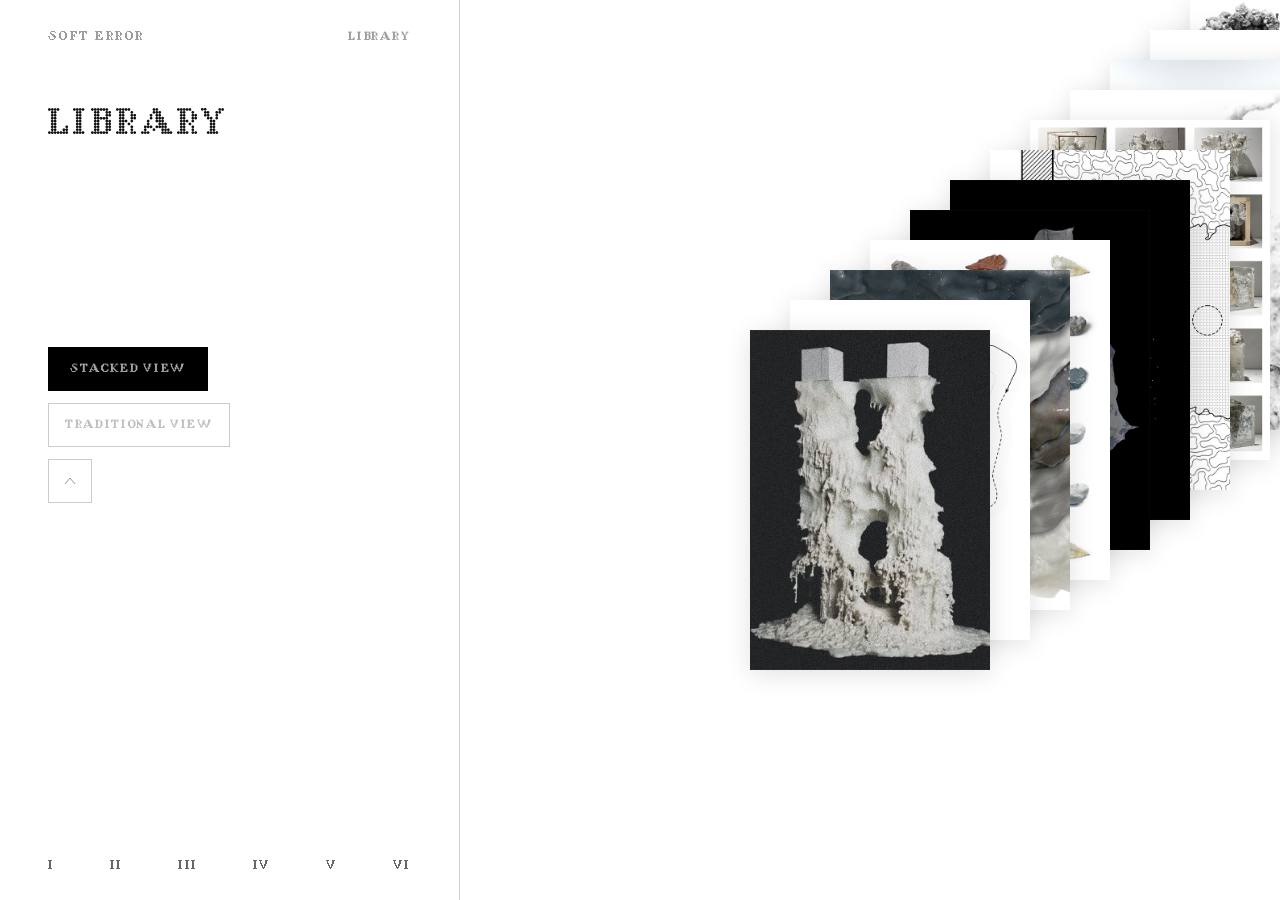
<file: library.html>
<!DOCTYPE html>
<html lang="en">
<head>
  <meta charset="UTF-8">
  <meta name="viewport" content="width=device-width, initial-scale=1.0">
  <link rel="icon" type="image/png" href="webpics/icon.png">
  <title>Library — SOFT ERROR</title>
  <link rel="stylesheet" href="css/style.css">
  <link rel="stylesheet" href="css/fonts.css">
  <script src="js/lenis.min.js"></script>
</head>
<body class="chapter-page">

  <div class="chapter-content">

    <aside class="chapter-sidebar">
      <div class="sidebar-top-group">
        <div class="sidebar-top">
          <a href="index.html#phase1" class="sidebar-logo">SOFT ERROR</a>
          <span class="sidebar-chap">Library</span>
        </div>
        <h1 class="chapter-title">Library</h1>
      </div>
      <div class="view-toggle" id="viewToggle">
        <button class="view-btn active" data-view="stacked">STACKED VIEW</button>
        <button class="view-btn" data-view="traditional">TRADITIONAL VIEW</button>
        <button class="view-btn scroll-top-btn" id="scrollTopBtn">
          <svg width="16" height="16" viewBox="0 0 16 16" fill="none" stroke="currentColor" stroke-width="1"><path d="M3 11 L8 5 L13 11"/></svg>
        </button>
      </div>
      <nav class="sidebar-nav">
        <a href="chapter1.html" class="nav-numeral">I</a>
        <a href="chapter2.html" class="nav-numeral">II</a>
        <a href="chapter3.html" class="nav-numeral">III</a>
        <a href="chapter4.html" class="nav-numeral">IV</a>
        <a href="chapter5.html" class="nav-numeral">V</a>
        <a href="chapter6.html" class="nav-numeral">VI</a>
      </nav>
    </aside>

    <div class="chapter-main library-main">
      <a href="#" class="details-btn" id="detailsBtn" style="display:none;">Details</a>
      <div class="image-stack" id="imageStack">
        <!-- Chapter 1 -->
        <img src="webpics/C1d1.jpg" alt="C1d1" class="stack-card" data-chapter="1" data-index="0">
        <img src="webpics/C1d3.jpg" alt="C1d3" class="stack-card" data-chapter="1" data-index="1">
        <img src="webpics/C1d4.jpg" alt="C1d4" class="stack-card" data-chapter="1" data-index="2">
        <img src="webpics/C1d5.jpg" alt="C1d5" class="stack-card" data-chapter="1" data-index="3">
        <img src="webpics/C1d6.jpg" alt="C1d6" class="stack-card" data-chapter="1" data-index="4">
        <img src="webpics/C1d7.jpg" alt="C1d7" class="stack-card" data-chapter="1" data-index="5">
        <!-- Chapter 2 -->
        <img src="webpics/C2d1.jpg" alt="C2d1" class="stack-card" data-chapter="2" data-index="0">
        <img src="webpics/C2d2.jpg" alt="C2d2" class="stack-card" data-chapter="2" data-index="1">
        <img src="webpics/C2d3.jpg" alt="C2d3" class="stack-card" data-chapter="2" data-index="2">
        <img src="webpics/C2d4.jpg" alt="C2d4" class="stack-card" data-chapter="2" data-index="3">
        <img src="webpics/C2d5.jpg" alt="C2d5" class="stack-card" data-chapter="2" data-index="4">
        <img src="webpics/C2d6.jpg" alt="C2d6" class="stack-card" data-chapter="2" data-index="5">
        <img src="webpics/C2d7.jpg" alt="C2d7" class="stack-card" data-chapter="2" data-index="6">
        <!-- Chapter 3 -->
        <img src="webpics/C3d1.jpg" alt="C3d1" class="stack-card" data-chapter="3" data-index="0">
        <img src="webpics/C3d2.jpg" alt="C3d2" class="stack-card" data-chapter="3" data-index="1">
        <img src="webpics/C3d3.jpg" alt="C3d3" class="stack-card" data-chapter="3" data-index="2">
        <img src="webpics/C3d4.jpg" alt="C3d4" class="stack-card" data-chapter="3" data-index="3">
        <!-- Chapter 4 -->
        <img src="webpics/C4d1.jpg" alt="C4d1" class="stack-card" data-chapter="4" data-index="0">
        <!-- Chapter 5 -->
        <img src="webpics/C5d1.jpg" alt="C5d1" class="stack-card" data-chapter="5" data-index="0">
        <img src="webpics/C5d2.jpg" alt="C5d2" class="stack-card" data-chapter="5" data-index="1">
        <img src="webpics/C5d3.jpg" alt="C5d3" class="stack-card" data-chapter="5" data-index="2">
        <img src="webpics/C5d4.jpg" alt="C5d4" class="stack-card" data-chapter="5" data-index="3">
        <img src="webpics/C5d5.jpg" alt="C5d5" class="stack-card" data-chapter="5" data-index="4">
        <!-- Chapter 6 -->
        <img src="webpics/C6d1.jpg" alt="C6d1" class="stack-card" data-chapter="6" data-index="0">
        <img src="webpics/C6d2.jpg" alt="C6d2" class="stack-card" data-chapter="6" data-index="1">
        <img src="webpics/C6d3.jpg" alt="C6d3" class="stack-card" data-chapter="6" data-index="2">
        <img src="webpics/C6d4.jpg" alt="C6d4" class="stack-card" data-chapter="6" data-index="3">
        <img src="webpics/C6d5.jpg" alt="C6d5" class="stack-card" data-chapter="6" data-index="4">
      </div>
    </div><!-- .chapter-main -->

  </div><!-- .chapter-content -->

  <script>
    // Lenis smooth scroll
    const lenis = new Lenis({ duration: 1.2, easing: t => Math.min(1, 1.001 - Math.pow(2, -10 * t)), smoothWheel: true });
    function raf(time) { lenis.raf(time); requestAnimationFrame(raf); }
    requestAnimationFrame(raf);

    // Offset content below the fixed mobile header (cleared on desktop)
    (function () {
      var sb = document.querySelector('.chapter-sidebar');
      var main = document.querySelector('.chapter-main');
      var mq = window.matchMedia('(max-width: 768px)');
      function fitHeader() {
        if (!sb || !main) return;
        main.style.paddingTop = mq.matches ? (sb.offsetHeight + 20) + 'px' : '';
      }
      fitHeader();
      window.addEventListener('resize', fitHeader);
      if (document.fonts && document.fonts.ready) document.fonts.ready.then(fitHeader);
    })();

    // --- Scroll to Top ---
    document.getElementById('scrollTopBtn').addEventListener('click', function() {
      lenis.scrollTo(0);
    });

    const stack = document.getElementById('imageStack');
    const cards = stack.querySelectorAll('.stack-card');
    let stepX = 40, stepY = -30;

    // --- Fan layout: spread all cards in one diagonal stack ---
    function layoutFan() {
      const mobile = window.innerWidth <= 768;
      stepX = mobile ? 25 : 40;
      stepY = mobile ? -20 : -30;
      cards.forEach(function(card, i) {
        card.style.setProperty('--x', (i * stepX) + 'px');
        card.style.setProperty('--y', (i * stepY) + 'px');
        card.style.zIndex = cards.length - i;   // first image on top
      });
      // Re-center the selected card if the step changed (e.g. on resize)
      if (stack.classList.contains('selected')) {
        const active = stack.querySelector('.stack-card.active');
        if (active) centerOn(active);
      }
    }
    layoutFan();
    window.addEventListener('resize', layoutFan);

    // --- Slide-to-center (stacked view only) ---
    function cardIndex(card) {
      return Array.prototype.indexOf.call(cards, card);
    }

    // Pan offset — moved by drag and by slide-to-center (stacked view only)
    let panX = 0, panY = 0;

    function setPan() {
      stack.style.transform = 'translate(' + panX + 'px, ' + panY + 'px)';
    }

    function centerOn(card) {
      if (stack.classList.contains('traditional')) return;
      const i = cardIndex(card);
      panX = -i * stepX;
      panY = -i * stepY;
      setPan();
    }

    function resetSlide(instant) {
      panX = 0;
      panY = 0;
      if (instant) {
        stack.style.transition = 'none';
        setPan();
        void stack.offsetWidth;
        stack.style.transition = '';
      } else {
        setPan();
      }
    }

    // --- Selection ---
    const detailsBtn = document.getElementById('detailsBtn');
    let selectedCard = null;

    function showDetails(card) {
      selectedCard = card;
      detailsBtn.href = 'chapter' + card.getAttribute('data-chapter') + '.html#image=' + card.getAttribute('data-index');

      if (stack.classList.contains('traditional')) {
        // Traditional view: float the button over the neighbouring card's centre.
        // Leftmost column → right neighbour; every other column → left neighbour.
        const idx = cardIndex(card);
        const cols = window.innerWidth <= 768 ? 2 : 4;
        const col = idx % cols;
        let adjacent = col === 0 ? cards[idx + 1] : cards[idx - 1];
        if (!adjacent) adjacent = card;   // fallback: no neighbour in the row

        const mainRect = main.getBoundingClientRect();
        const adjRect = adjacent.getBoundingClientRect();
        detailsBtn.style.position = 'absolute';
        detailsBtn.style.bottom = 'auto';
        detailsBtn.style.left = (adjRect.left - mainRect.left + adjRect.width / 2) + 'px';
        detailsBtn.style.top  = (adjRect.top  - mainRect.top  + adjRect.height / 2) + 'px';
        detailsBtn.style.transform = 'translate(-50%, -50%)';
      } else {
        // Stacked view: use the CSS default (fixed above the bottom bars on mobile, left 60px on desktop)
        detailsBtn.style.position = '';
        detailsBtn.style.bottom = '';
        detailsBtn.style.left = '';
        detailsBtn.style.top = '';
        detailsBtn.style.transform = '';
      }

      detailsBtn.style.display = 'inline-block';
    }

    function hideDetails() {
      selectedCard = null;
      detailsBtn.style.display = 'none';
    }

    function deselectAll(instant) {
      stack.classList.remove('selected');
      cards.forEach(function(c) { c.classList.remove('active'); });
      resetSlide(instant);
      hideDetails();
    }

    cards.forEach(function(card) {
      card.addEventListener('click', function(e) {
        e.stopPropagation();
        e.preventDefault();
        const wasActive = card.classList.contains('active');
        if (wasActive) {
          deselectAll();
        } else {
          stack.classList.add('selected');
          cards.forEach(function(c) { c.classList.remove('active'); });
          card.classList.add('active');
          centerOn(card);
          showDetails(card);
        }
      });
    });

    // Details button → jump to the image's chapter with it preselected.
    // href is set in showDetails(); stopPropagation so the document click
    // handler (deselect-on-outside) doesn't run before the browser navigates.
    detailsBtn.addEventListener('click', function(e) {
      e.stopPropagation();
    });

    // Keep the floating button glued to its neighbour when the grid reflows
    window.addEventListener('resize', function() {
      if (selectedCard && stack.classList.contains('traditional')) showDetails(selectedCard);
    });

    // Click empty area inside the stack → deselect all
    stack.addEventListener('click', function() {
      deselectAll();
    });

    // Click outside the stack → deselect all
    document.addEventListener('click', function(e) {
      if (!stack.contains(e.target)) deselectAll();
    });

    // --- Drag to pan the fan (stacked view only) ---
    cards.forEach(function(c) { c.draggable = false; });   // prevent native image drag
    stack.addEventListener('dragstart', function(e) { e.preventDefault(); });
    let dragState = null;
    let suppressClick = false;

    const main = stack.parentElement;   // stable hit area (doesn't translate with the fan)
    main.addEventListener('pointerdown', function(e) {
      if (stack.classList.contains('traditional')) return;
      if (e.target.closest && e.target.closest('.details-btn')) return;  // let the Details link click normally
      e.preventDefault();   // stop native image drag + text selection so the pointer stays ours
      dragState = { startX: e.clientX, startY: e.clientY, startPanX: panX, startPanY: panY, moved: false };
      stack.style.transition = 'none';
      stack.classList.add('dragging');
    });

    window.addEventListener('pointermove', function(e) {
      if (!dragState) return;
      const dx = e.clientX - dragState.startX;
      const dy = e.clientY - dragState.startY;
      if (!dragState.moved && (Math.abs(dx) + Math.abs(dy)) > 4) {
        dragState.moved = true;
      }
      if (dragState.moved) {
        panX = dragState.startPanX + dx;
        panY = dragState.startPanY + dy;
        setPan();
      }
    });

    function endDrag() {
      if (!dragState) return;
      if (dragState.moved) {
        suppressClick = true;
        setTimeout(function() { suppressClick = false; }, 120);
      }
      dragState = null;
      stack.style.transition = '';
      stack.classList.remove('dragging');
    }
    window.addEventListener('pointerup', endDrag);
    window.addEventListener('pointercancel', endDrag);

    // Safety net: if the pointer is released outside the window or focus is lost
    // mid-drag, force-clear the drag state so the next drag always starts clean.
    window.addEventListener('blur', function() {
      dragState = null;
      stack.style.transition = '';
      stack.classList.remove('dragging');
    });

    // Suppress the click that follows a drag (so dragging doesn't select/deselect)
    document.addEventListener('click', function(e) {
      if (suppressClick) {
        suppressClick = false;
        e.stopPropagation();
        e.preventDefault();
      }
    }, true);

    // --- View Toggle (with FLIP animation) ---
    (function() {
      const toggle = document.getElementById('viewToggle');
      const buttons = toggle.querySelectorAll('.view-btn:not(.scroll-top-btn)');

      buttons.forEach(function(btn) {
        btn.addEventListener('click', function() {
          // Clear any selection + slide before switching layout
          deselectAll(true);

          // --- FLIP: First — record current positions ---
          const first = [];
          cards.forEach(function(card) { first.push(card.getBoundingClientRect()); });
          cards.forEach(function(c) { c.style.transition = 'none'; });

          buttons.forEach(function(b) { b.classList.remove('active'); });
          btn.classList.add('active');

          const view = btn.getAttribute('data-view');
          const main = document.querySelector('.chapter-main');
          if (view === 'traditional') {
            stack.classList.add('traditional');
            main.classList.add('view-traditional');
          } else {
            stack.classList.remove('traditional');
            main.classList.remove('view-traditional');
          }

          // --- FLIP: Invert + Play ---
          cards.forEach(function(card, i) {
            const last = card.getBoundingClientRect();
            const dx = first[i].left - last.left;
            const dy = first[i].top - last.top;
            card.style.transition = '';
            if (Math.abs(dx) > 0.5 || Math.abs(dy) > 0.5) {
              card.animate([
                { transform: 'translate(' + dx + 'px, ' + dy + 'px)' },
                { transform: 'translate(0, 0)' }
              ], {
                duration: 800,
                easing: 'cubic-bezier(0.23, 1, 0.32, 1)',
                composite: 'add'
              });
            }
          });
        });
      });
    })();
  </script>
</body>
</html>
</file>
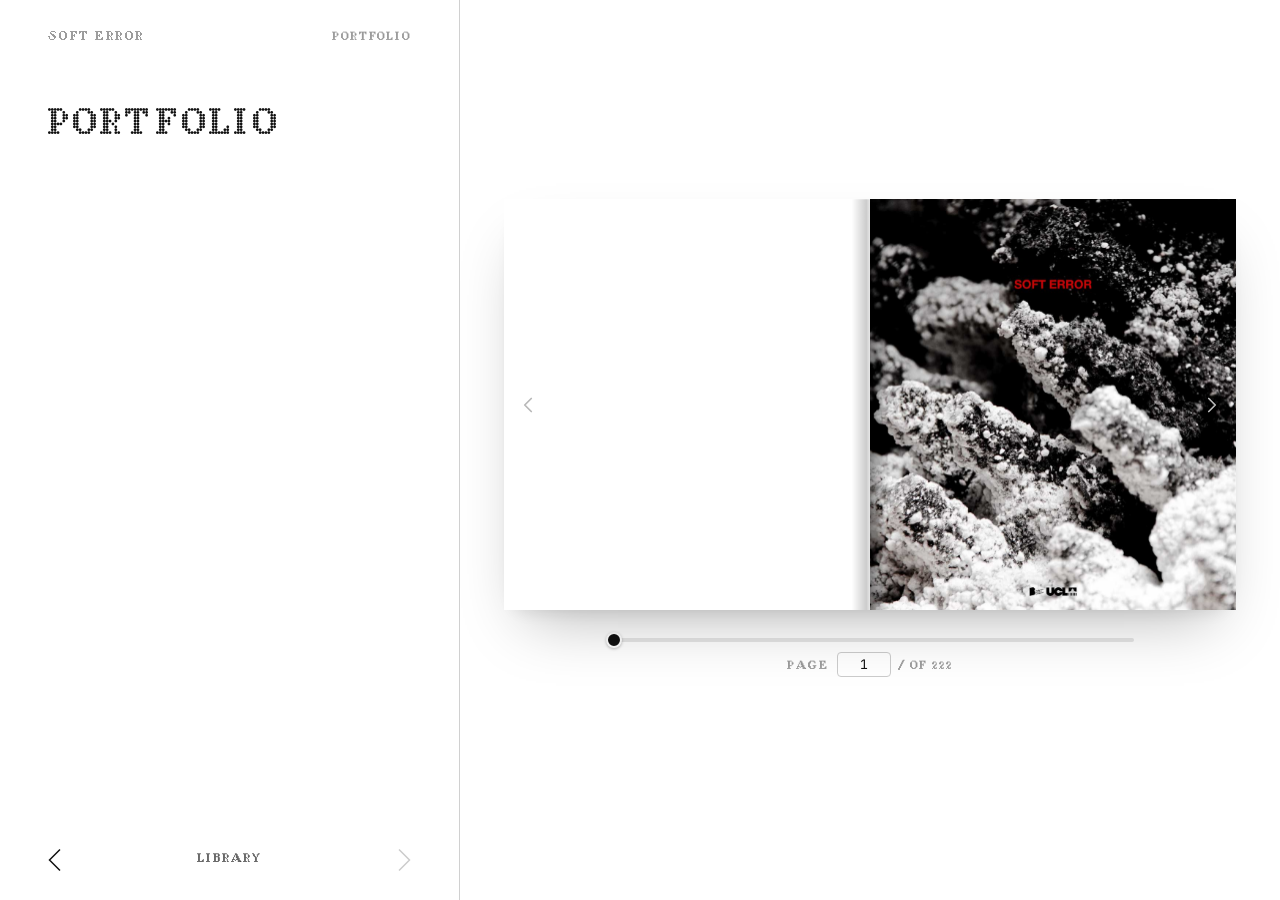
<file: portfolio.html>
<!DOCTYPE html>
<html lang="en">
<head>
  <meta charset="UTF-8">
  <meta name="viewport" content="width=device-width, initial-scale=1.0">
  <link rel="icon" type="image/png" href="webpics/icon.png">
  <title>Portfolio — SOFT ERROR</title>
  <link rel="stylesheet" href="css/style.css">
  <link rel="stylesheet" href="css/fonts.css">
  <script src="js/page-flip.js"></script>
</head>
<body class="chapter-page">

  <div class="chapter-content">

    <aside class="chapter-sidebar">
      <div class="sidebar-top-group">
        <div class="sidebar-top">
          <a href="index.html#phase1" class="sidebar-logo">SOFT ERROR</a>
          <span class="sidebar-chap">Portfolio</span>
        </div>
        <h1 class="chapter-title">Portfolio</h1>
      </div>
      <nav class="sidebar-nav">
        <a href="chapter6.html" class="nav-arrow">
          <svg width="48" height="24" viewBox="0 0 32 16" fill="none" stroke="currentColor" stroke-width="1"><path d="M8 1 L1 8 L8 15"/></svg>
        </a>
        <a href="library.html" class="nav-library">Library</a>
        <span class="nav-arrow disabled">
          <svg width="48" height="24" viewBox="0 0 32 16" fill="none" stroke="currentColor" stroke-width="1"><path d="M24 1 L31 8 L24 15"/></svg>
        </span>
      </nav>
    </aside>

    <div class="chapter-main portfolio-main">
      <div class="flip-reader">
        <div class="book-shell">
          <button class="flip-nav flip-nav--prev" id="prev" aria-label="Previous page" title="Previous page">
            <svg viewBox="0 0 24 24" width="26" height="26" fill="none" stroke="currentColor" stroke-width="1.6" stroke-linecap="round" stroke-linejoin="round" aria-hidden="true"><polyline points="15 18 9 12 15 6"></polyline></svg>
          </button>
          <div class="book" id="book"></div>
          <button class="flip-nav flip-nav--next" id="next" aria-label="Next page" title="Next page">
            <svg viewBox="0 0 24 24" width="26" height="26" fill="none" stroke="currentColor" stroke-width="1.6" stroke-linecap="round" stroke-linejoin="round" aria-hidden="true"><polyline points="9 18 15 12 9 6"></polyline></svg>
          </button>
        </div>
        <div class="flip-pager">
          <input type="range" id="slider" class="flip-pager__slider" min="1" max="222" step="1" value="1" aria-label="Jump to page">
          <div class="flip-pager__jump">
            <span class="flip-pager__label">Page</span>
            <input type="number" id="jump" class="flip-pager__input" min="1" max="222" step="1" value="1" inputmode="numeric" aria-label="Page number">
            <span class="flip-pager__label"> / of <span id="total">222</span></span>
          </div>
        </div>
      </div>
    </div><!-- .chapter-main -->

  </div><!-- .chapter-content -->

  <script>
    (function () {
      'use strict';

      var TOTAL_PAGES = 222;
      var MIN_WIDTH = 240; // StPageFlip minWidth; portrait (single page) when book < 2*minWidth

      var book = document.getElementById('book');
      var bookShell = book.parentElement;
      var totalEl = document.getElementById('total');
      var slider = document.getElementById('slider');
      var jumpInput = document.getElementById('jump');
      var prevBtn = document.getElementById('prev');
      var nextBtn = document.getElementById('next');

      // Module state — reassigned on each init/rebuild.
      var pageFlip = null;
      var render = null;
      var ui = null;
      var canvas = null;
      var dpr = Math.max(1, window.devicePixelRatio || 1);

      // Flip/scrub state (reset on rebuild).
      var scrubbing = false;
      var stepping = false;
      var chasing = false;
      var targetPage = 1;
      var FLIP_NORMAL = 700;
      var FLIP_FAST = 80;

      var currentMode = null; // 'portrait' (single page) | 'landscape' (spread)

      // Single-page ("portrait") when the book is narrower than 2*minWidth,
      // mirroring StPageFlip's own stretch-mode orientation rule.
      function detectMode() {
        return book.clientWidth < 2 * MIN_WIDTH ? 'portrait' : 'landscape';
      }

      // Portrait mode (phone) drops the cover: page 1 is not shown, so the book
      // opens directly on page 2. Landscape keeps the full spread, cover included.
      function makePages() {
        var start = detectMode() === 'portrait' ? 2 : 1;
        var arr = [];
        for (var i = start; i <= TOTAL_PAGES; i++) {
          arr.push('webpics/portfolio/page_' + String(i).padStart(3, '0') + '.jpg');
        }
        return arr;
      }

      function currentPage() { return pageFlip.getCurrentPageIndex() + 1; }
      function syncControls(page) { slider.value = String(page); jumpInput.value = String(page); }

      function setFlipSpeed(fast) {
        pageFlip.getSettings().flippingTime = fast ? FLIP_FAST : FLIP_NORMAL;
      }

      function updateStatus() {
        if (scrubbing || chasing) return;
        syncControls(currentPage());
      }

      // Turn one page toward targetPage; the flip event keeps it going until the
      // book catches up, giving a page-by-page turning feel while dragging.
      function stepTowardTarget() {
        if (stepping) return;
        var cur = currentPage();
        if (targetPage === cur) {
          chasing = false;
          if (!scrubbing) setFlipSpeed(false);
          return;
        }
        chasing = true;
        stepping = true;
        setFlipSpeed(true);
        if (targetPage > cur) pageFlip.flipNext();
        else pageFlip.flipPrev();
      }

      function clampPage(raw) {
        var n = parseInt(raw, 10);
        if (isNaN(n)) return NaN;
        if (n < 1) n = 1;
        if (n > pageFlip.getPageCount()) n = pageFlip.getPageCount();
        return n;
      }

      // Jump to a 1-based page number instantly (used by the input box).
      function jumpTo(raw) {
        var n = clampPage(raw);
        if (isNaN(n)) return;
        targetPage = n;
        pageFlip.turnToPage(n - 1);
        syncControls(n);
      }

      // ---- Magnifier: a 2x circular lens that follows the cursor over the book ----
      // (Created once; the source canvas is swapped on each rebuild.)
      var LENS_SIZE = 300; // lens diameter in CSS px
      var LENS_ZOOM = 2;   // magnification factor
      var LENS_RING = 2;   // lens border thickness in CSS px

      var magnifier = document.createElement('div');
      magnifier.className = 'flip-magnifier';
      var lensCanvas = document.createElement('canvas');
      magnifier.appendChild(lensCanvas);
      document.body.appendChild(magnifier);

      var lensCtx = lensCanvas.getContext('2d');
      var lensW = Math.round(LENS_SIZE * dpr);
      lensCanvas.width = lensW;
      lensCanvas.height = lensW;
      lensCanvas.style.width = LENS_SIZE + 'px';
      lensCanvas.style.height = LENS_SIZE + 'px';
      magnifier.style.width = LENS_SIZE + 'px';
      magnifier.style.height = LENS_SIZE + 'px';

      var lensActive = false;
      var lensX = 0;
      var lensY = 0;
      var lensViewX = 0;
      var lensViewY = 0;
      var srcRadiusCss = LENS_SIZE / (2 * LENS_ZOOM);
      var lensRaf = null;

      var narrowMq = window.matchMedia('(max-width: 640px)');
      narrowMq.addEventListener('change', function () {
        if (narrowMq.matches) lensActive = false;
      });

      function drawLens() {
        var srcSide = srcRadiusCss * 2 * dpr;
        var sx = lensX * dpr - srcSide / 2;
        var sy = lensY * dpr - srcSide / 2;

        lensCtx.clearRect(0, 0, lensW, lensW);
        lensCtx.save();
        lensCtx.beginPath();
        lensCtx.arc(lensW / 2, lensW / 2, lensW / 2 - LENS_RING * dpr, 0, Math.PI * 2);
        lensCtx.clip();
        lensCtx.drawImage(canvas, sx, sy, srcSide, srcSide, 0, 0, lensW, lensW);
        lensCtx.restore();

        lensCtx.beginPath();
        lensCtx.arc(lensW / 2, lensW / 2, lensW / 2 - LENS_RING * dpr / 2, 0, Math.PI * 2);
        lensCtx.lineWidth = LENS_RING * dpr;
        lensCtx.strokeStyle = 'rgba(0, 0, 0, 0.4)';
        lensCtx.stroke();

        var half = LENS_SIZE / 2;
        var cx = Math.min(Math.max(lensViewX, half), window.innerWidth - half);
        var cy = Math.min(Math.max(lensViewY, half), window.innerHeight - half);
        magnifier.style.left = Math.round(cx - half) + 'px';
        magnifier.style.top = Math.round(cy - half) + 'px';
      }

      function lensLoop() {
        if (!lensActive) {
          magnifier.style.display = 'none';
          lensRaf = null;
          return;
        }
        magnifier.style.display = 'block';
        drawLens();
        lensRaf = requestAnimationFrame(lensLoop);
      }

      function requestLensFrame() {
        if (lensRaf == null) lensRaf = requestAnimationFrame(lensLoop);
      }

      function onPointerMove(e) {
        if (e.pointerType === 'touch' || narrowMq.matches) return;
        var r = canvas.getBoundingClientRect();
        var x = e.clientX - r.left;
        var y = e.clientY - r.top;
        if (x < 0 || y < 0 || x > r.width || y > r.height) {
          lensActive = false;
          return;
        }
        lensX = x;
        lensY = y;
        lensViewX = e.clientX;
        lensViewY = e.clientY;
        lensActive = true;
        requestLensFrame();
      }

      function onPointerLeave() {
        lensActive = false;
      }

      // ---- Flipbook init (re-runnable so the page set can change with layout) ----
      function init() {
        currentMode = detectMode();

        pageFlip = new St.PageFlip(book, {
          // Aspect ratio of a single page (1000 x 1125 = 8:9 — one half of the
          // original 2000 x 1125 spreads).
          width: 1000,
          height: 1125,
          size: 'stretch',
          autoSize: true,
          // Spread mode (as in the reference): two facing pages on wide screens,
          // a single page on narrow ones. The book auto-sizes to 2*maxWidth wide
          // by (maxWidth / ratio) tall; maxHeight is unused in stretch mode.
          minWidth: MIN_WIDTH,
          maxWidth: 560,
          minHeight: 300,
          maxHeight: 700,
          usePortrait: true,
          drawShadow: true,
          maxShadowOpacity: 0.4,
          flippingTime: 700,
          swipeDistance: 30,
          disableFlipByClick: false,
          showPageCorners: false,
          mobileScrollSupport: true
        });

        pageFlip.loadFromImages(makePages());

        // ---- HiDPI (Retina) sharpness ----
        render = pageFlip.getRender();
        ui = pageFlip.getUI();
        canvas = ui.getCanvas();

        function sizeForDpr() {
          var cssW = canvas.clientWidth;
          var cssH = canvas.clientHeight;
          if (!cssW || !cssH) return;
          canvas.width = Math.round(cssW * dpr);
          canvas.height = Math.round(cssH * dpr);
          render.getContext().setTransform(dpr, 0, 0, dpr, 0, 0);
        }

        ui.resizeCanvas = sizeForDpr;
        render.resizeCanvas = sizeForDpr;
        sizeForDpr();

        var pageCount = pageFlip.getPageCount();
        totalEl.textContent = String(pageCount);
        slider.max = String(pageCount);
        jumpInput.max = String(pageCount);

        FLIP_NORMAL = pageFlip.getSettings().flippingTime;

        // Reset flip/scrub state and controls to the first page.
        scrubbing = false;
        stepping = false;
        chasing = false;
        targetPage = 1;
        syncControls(1);

        pageFlip.on('flip', function () {
          stepping = false;
          updateStatus();
          // Defer the next page turn: the flip event fires synchronously inside the
          // previous flip's onEnd, before it calls reset(). Starting the next flip
          // here would have its freshly-created calc/state wiped by that reset().
          if (chasing) {
            setTimeout(function () {
              if (chasing) stepTowardTarget();
            }, 0);
          }
        });
        pageFlip.on('changeState', updateStatus);

        canvas.addEventListener('pointermove', onPointerMove);
        canvas.addEventListener('pointerleave', onPointerLeave);

        lensActive = false;
      }

      function rebuild() {
        if (!pageFlip) return;
        pageFlip.destroy();            // detaches #book and removes its listeners
        bookShell.insertBefore(book, nextBtn); // restore #book's position between the arrows
        init();
      }

      // ---- One-time control wiring (reads the module-level pageFlip) ----

      // Slider: scrub page-by-page with the flip animation.
      slider.addEventListener('input', function () {
        var n = clampPage(slider.value);
        jumpInput.value = slider.value;
        scrubbing = true;
        if (isNaN(n)) return;
        targetPage = n;
        stepTowardTarget();
      });
      slider.addEventListener('change', function () {
        scrubbing = false;
        chasing = false;
        stepping = false;
        setFlipSpeed(false);
        var n = clampPage(slider.value);
        if (isNaN(n)) return;
        var cur = currentPage();
        if (n === cur) return;
        pageFlip.flip(n - 1, n > cur ? 'bottom' : 'top');
      });

      // Jump input: Enter or leaving the field jumps to the typed page.
      jumpInput.addEventListener('keydown', function (e) {
        if (e.key === 'Enter') {
          e.preventDefault();
          jumpTo(jumpInput.value);
        }
      });
      jumpInput.addEventListener('change', function () {
        jumpTo(jumpInput.value);
      });

      // Arrow buttons and keyboard: normal single-page turns.
      nextBtn.addEventListener('click', function () {
        chasing = false;
        stepping = false;
        pageFlip.flipNext();
      });
      prevBtn.addEventListener('click', function () {
        chasing = false;
        stepping = false;
        pageFlip.flipPrev();
      });

      window.addEventListener('keydown', function (e) {
        // Don't hijack arrow keys while typing in the jump field / moving the slider.
        if (e.target === jumpInput || e.target === slider) return;
        if (e.key === 'ArrowRight' || e.key === 'ArrowDown') {
          chasing = false;
          stepping = false;
          pageFlip.flipNext();
        } else if (e.key === 'ArrowLeft' || e.key === 'ArrowUp') {
          chasing = false;
          stepping = false;
          pageFlip.flipPrev();
        }
      });

      // Offset content below the fixed mobile header (cleared on desktop).
      var sb = document.querySelector('.chapter-sidebar');
      var main = document.querySelector('.chapter-main');
      var mq = window.matchMedia('(max-width: 768px)');
      function fitHeader() {
        if (!sb || !main) return;
        main.style.paddingTop = mq.matches ? (sb.offsetHeight + 20) + 'px' : '';
      }
      fitHeader();
      window.addEventListener('resize', fitHeader);
      if (document.fonts && document.fonts.ready) document.fonts.ready.then(fitHeader);

      // Rebuild when the book flips between single-page and spread layout.
      var resizeTimer = null;
      window.addEventListener('resize', function () {
        clearTimeout(resizeTimer);
        resizeTimer = setTimeout(function () {
          if (detectMode() !== currentMode) rebuild();
        }, 150);
      });

      init();
    })();

</script>
</body>
</html>
</file>
<file: css/style.css>
/* ==========================================================================
   SOFT ERROR — Design System
   UCL Bartlett RC6 | Material Architecture Lab
   ========================================================================== */

/* --- Custom Font --- */
@font-face {
  font-family: 'Letterform Variations';
  src: url('../fonts/LLDCL-1.ttf') format('truetype');
  font-weight: 400 700;
  font-style: normal;
  font-display: swap;
}

@font-face {
  font-family: 'Didot';
  src: url('../webpics/Didot.ttf') format('truetype');
  font-weight: 400;
  font-style: normal;
  font-display: swap;
}

@font-face {
  font-family: 'Didot';
  src: url('../webpics/Didot Bold.ttf') format('truetype');
  font-weight: 700;
  font-style: normal;
  font-display: swap;
}

@font-face {
  font-family: 'Didot';
  src: url('../webpics/Didot Italic.ttf') format('truetype');
  font-weight: 400;
  font-style: italic;
  font-display: swap;
}

@font-face {
  font-family: 'Montserrat';
  src: url('../webpics/Montserrat Light.otf') format('opentype');
  font-weight: 300;
  font-style: normal;
  font-display: swap;
}

@font-face {
  font-family: 'Montserrat';
  src: url('../webpics/Montserrat Semi Bold.otf') format('opentype');
  font-weight: 600;
  font-style: normal;
  font-display: swap;
}

/* --- Variables --- */
:root {
  --bg: #ffffff;
  --text: #111111;
  --text-secondary: #666666;
  --red: #e00000;
  --font-sans: 'Inter', -apple-system, BlinkMacSystemFont, 'Segoe UI', sans-serif;
  --font-stencil: 'Letterform Variations', 'Stardos Stencil', sans-serif;
  --font-mono: 'JetBrains Mono', 'Fira Code', 'Consolas', monospace;
}

/* --- Reset --- */
*, *::before, *::after { box-sizing: border-box; margin: 0; padding: 0; }

html {
  -webkit-font-smoothing: antialiased;
  -moz-osx-font-smoothing: grayscale;
  /* `clip`, not `hidden`: `hidden` makes this a scroll container and breaks
     position:sticky — which Chapter 4's print sequence relies on. */
  overflow-x: clip;
}

body {
  font-family: var(--font-sans);
  font-size: 16px;
  line-height: 1.6;
  color: var(--text);
  background: var(--bg);
  overflow-x: clip;
}

a { color: inherit; text-decoration: none; }
img { display: block; max-width: 100%; height: auto; }

/* ==========================================================================
   HOME PAGE
   ========================================================================== */

/* --- Scroll Spacer --- */
.scroll-spacer {
  height: 800vh;           /* extended for box curtain + phases + gaps */
  pointer-events: none;
}

/* --- Canvas Hero --- */
.hero-canvas {
  position: fixed;
  top: 0; left: 0;
  width: 100vw;
  height: 100vh;
  z-index: 1;
  cursor: crosshair;
  will-change: opacity;
}

/* --- Red Multiply Overlay --- */
.red-overlay {
  position: fixed;
  top: 0; left: 0;
  width: 100vw;
  height: 100vh;
  background: #e00000;
  mix-blend-mode: multiply;
  opacity: 0;
  pointer-events: none;
  z-index: 2;
  will-change: opacity;
  transition: opacity 0.3s ease-out;
}

/* --- Box Curtain --- */
.box-curtain {
  position: fixed;
  top: 0; left: 0;
  width: 100vw;
  height: 100vh;
  object-fit: cover;
  object-position: center bottom;
  z-index: 5;
  cursor: pointer;
  will-change: transform;
}

/* --- Corner Labels --- */
.corner-label {
  position: fixed;
  z-index: 8;
  font-family: var(--font-stencil);
  font-size: 1.1rem;
  font-weight: 700;
  letter-spacing: 0.08em;
  text-transform: uppercase;
  pointer-events: none;
  user-select: none;
  will-change: opacity, color;
  transition: opacity 0.5s, color 0.5s;
}

.corner-tl {
  top: 28px;
  left: 36px;
  color: #ffd500;
}

.corner-tr {
  top: 28px;
  right: 36px;
  color: #000;
}

.corner-tc {
  top: 28px;
  left: 50%;
  transform: translateX(-50%);
  color: #ffd500;
}

/* --- Main Title --- */
.hero-title {
  position: fixed;
  top: 44%;
  left: 50%;
  transform: translate(-50%, -50%);
  z-index: 4;
  font-family: var(--font-stencil);
  font-size: clamp(4rem, 10vw, 10rem);
  font-weight: 700;
  color: #ffd500;
  text-transform: uppercase;
  letter-spacing: 0.05em;
  text-align: center;
  line-height: 1;
  pointer-events: none;
  user-select: none;
  will-change: transform, opacity;
}

/* --- Chapter Links --- */
.chapter-list {
  position: fixed;
  bottom: 12%;
  left: 50%;
  transform: translateX(-50%);
  z-index: 4;
  display: flex;
  flex-direction: column;
  align-items: center;
  gap: 10px;
  pointer-events: none;
}

.chapter-link {
  font-family: var(--font-stencil);
  font-size: clamp(1.4rem, 2.5vw, 2.4rem);
  font-weight: 700;
  white-space: nowrap;
  color: #fff;
  text-decoration: none;
  letter-spacing: 0.06em;
  text-transform: uppercase;
  opacity: 0;
  visibility: hidden;
  transform: translateY(24px);
  transition:
    opacity 0.7s cubic-bezier(0.23, 1, 0.32, 1),
    transform 0.7s cubic-bezier(0.23, 1, 0.32, 1),
    color 0.3s;
  will-change: transform, opacity;
  pointer-events: none;
}

.chapter-link.visible {
  opacity: 1;
  visibility: visible;
  transform: translateY(0);
  pointer-events: auto;
}

.chapter-link:hover {
  color: #ffd500;
}

.chapter-num {
  white-space: nowrap;
}

.chapter-name {
  font-size: 0.8em;
}

/* Portrait (phone): in the home directory, keep only "Chapter N" — hide the
   em dash separator and the descriptive name. */
@media (orientation: portrait) {
  .chapter-link .chapter-sep,
  .chapter-link .chapter-name {
    display: none;
  }
}

/* --- Scroll Hint --- */
.scroll-hint {
  position: fixed;
  bottom: 28px;
  left: 50%;
  transform: translateX(-50%);
  z-index: 4;
  display: flex;
  flex-direction: column;
  align-items: center;
  gap: 6px;
  color: rgba(255,255,255,0.6);
  font-family: var(--font-stencil);
  font-size: 0.65rem;
  letter-spacing: 0.12em;
  text-transform: uppercase;
  pointer-events: none;
  transition: opacity 0.5s;
}

.scroll-hint.faded {
  opacity: 0;
}

.scroll-arrow {
  animation: bob 2s ease-in-out infinite;
  font-size: 0.9rem;
}

@keyframes bob {
  0%, 100% { transform: translateY(0); }
  50% { transform: translateY(6px); }
}

/* --- Credits Panel (phase 2) --- */
.credits-panel {
  position: fixed;
  inset: 0;
  z-index: 7;
  display: flex;
  align-items: center;
  justify-content: center;
  gap: 60px;
  opacity: 0;
  pointer-events: none;
  visibility: hidden;
  will-change: opacity;
  background: #000;
  padding: 40px;
}

.credits-left,
.credits-right {
  flex: 0 0 auto;
  max-width: 240px;
}

.credits-label {
  display: block;
  font-family: var(--font-stencil);
  font-size: 0.85rem;
  letter-spacing: 0.08em;
  text-transform: uppercase;
  color: #fff;
  margin-bottom: 12px;
}

.credits-left {
  text-align: right;
}

.credits-left p {
  font-family: var(--font-stencil);
  font-size: 0.75rem;
  line-height: 1.9;
  color: rgba(255,255,255,0.75);
  letter-spacing: 0.04em;
}

.credits-right {
  text-align: left;
}

/* --- Team List --- */
.team-list {
  list-style: none;
  padding: 0;
  margin: 0;
}

.team-member {
  font-family: var(--font-stencil);
  font-size: 0.75rem;
  line-height: 1.9;
  color: rgba(255,255,255,0.75);
  letter-spacing: 0.04em;
  cursor: default;
  position: relative;
  white-space: nowrap;
}

.team-name {
  transition: color 0.25s, background 0.25s;
  position: relative;
  padding: 2px 6px;
  margin: -2px -6px;
  color: inherit;
  text-decoration: none;
  cursor: pointer;
}

/* Email slide-out */
.team-email {
  position: absolute;
  left: 100%;
  padding-left: 14px;
  top: 50%;
  transform: translateY(-50%) translateX(-10px);
  white-space: nowrap;
  color: rgba(255,255,255,0.8);
  font-family: var(--font-stencil);
  font-size: 0.7rem;
  letter-spacing: 0.03em;
  transition: opacity 0.3s, transform 0.4s cubic-bezier(0.23, 1, 0.32, 1);
  opacity: 0;
  pointer-events: none;
  text-decoration: none;
}

.team-member:hover .team-email:not(:empty),
.team-email:hover {
  opacity: 1;
  transform: translateY(-50%) translateX(0);
  pointer-events: auto;
  cursor: pointer;
}

.team-member:hover .team-name {
  color: #000;
  background: #fff;
}

/* --- Credits cursor --- */
.credits-panel.active {
  pointer-events: auto;
  visibility: visible;
  cursor: url("data:image/svg+xml;charset=utf-8,%3Csvg xmlns='http://www.w3.org/2000/svg' width='24' height='24' viewBox='0 0 24 24'%3E%3Cline x1='12' y1='2' x2='12' y2='22' stroke='white' stroke-width='1'/%3E%3Cline x1='2' y1='12' x2='22' y2='12' stroke='white' stroke-width='1'/%3E%3C/svg%3E") 12 12, crosshair;
}

.credits-center {
  flex: 0 0 auto;
}

.credits-img-wrap {
  position: relative;
  transform: translateX(-20px);
  perspective: 800px;
}

.credits-img-wrap .credits-img {
  transition: opacity 0.25s ease, transform 0.15s ease-out;
  transform-style: preserve-3d;
}

.credits-img {
  max-height: 65vh;
  width: auto;
  display: block;
  transition: opacity 0.25s ease;
}

.credits-img-overlay {
  position: absolute;
  top: 0;
  left: 0;
  opacity: 0;
}

/* --- Back to content link --- */
.credits-back {
  position: absolute;
  bottom: 36px;
  left: 50%;
  transform: translateX(-50%);
  font-family: var(--font-stencil);
  font-size: 0.7rem;
  letter-spacing: 0.14em;
  text-transform: uppercase;
  color: rgba(255,255,255,0.6);
  text-decoration: none;
  transition: color 0.25s;
  pointer-events: auto;
}

.credits-back:hover {
  color: #fff;
}

/* --- Responsive: tablet --- */
@media (max-width: 1024px) {
  .hero-title { font-size: clamp(3rem, 11vw, 7rem); }
  .credits-panel { gap: 40px; padding: 32px; }
  .credits-img { max-height: 52vh; }
}

/* --- Responsive: stack on mobile --- */
@media (max-width: 768px) {
  .credits-panel {
    flex-direction: column;
    gap: 32px;
    padding: 24px;
  }
  .credits-left,
  .credits-right {
    text-align: center;
    max-width: none;
  }
  .credits-center {
    order: -1;
  }
  .credits-img {
    max-height: 30vh;
  }
  .credits-img-wrap {
    transform: none;
  }
  .team-member {
    white-space: normal;
  }
  .team-email {
    position: static;
    display: block;
    left: auto;
    top: auto;
    transform: none;
    padding-left: 0;
    opacity: 1;
    pointer-events: auto;
    font-size: 0.65rem;
    color: rgba(255,255,255,0.6);
  }
  .team-member:hover .team-email:not(:empty),
  .team-email:hover {
    transform: none;
    opacity: 1;
  }
  .team-member:hover .team-name {
    background: transparent;
    color: inherit;
  }
}

/* ==========================================================================
   CHAPTER PAGES
   ========================================================================== */

.chapter-page {
  min-height: 100vh;
  display: flex;
  flex-direction: column;
}

.chapter-header {
  display: none;
}

.chapter-hero {
  display: none;
}

.chapter-title {
  font-family: var(--font-stencil);
  font-size: clamp(1.45rem, 2.7vw, 2.7rem);
  font-weight: 700;
  letter-spacing: 0.05em;
  text-transform: uppercase;
  line-height: 1.1;
  color: var(--text);
  margin-bottom: 48px;
}

.chapter-content {
  display: flex;
  min-height: 100vh;
  padding: 0 0 0 460px;  /* offset for fixed sidebar */
}

/* --- Left Sidebar --- */
.chapter-sidebar {
  position: fixed;
  top: 0;
  left: 0;
  width: 460px;
  height: 100vh;
  display: flex;
  flex-direction: column;
  justify-content: space-between;
  align-items: stretch;
  padding: 28px 48px;
  border-right: 1px solid #d0d0d0;
  z-index: 5;
  background: #fff;
}

.sidebar-top {
  display: flex;
  justify-content: space-between;
  align-items: center;
  width: 100%;
  margin-bottom: 60px;
}

.sidebar-logo {
  font-family: var(--font-stencil);
  font-size: 0.75rem;
  font-weight: 500;
  letter-spacing: 0.12em;
  color: var(--text-secondary);
  text-transform: uppercase;
  text-decoration: none;
  transition: color 0.2s;
}

.sidebar-logo:hover {
  color: var(--red);
}

.sidebar-chap {
  font-family: var(--font-stencil);
  font-size: 0.7rem;
  color: var(--text-secondary);
  letter-spacing: 0.08em;
  text-transform: uppercase;
}

/* --- View Toggle --- */
.view-toggle {
  display: flex;
  flex-direction: column;
  align-items: flex-start;
  gap: 12px;
  margin: auto 0;
}

.view-btn {
  min-width: 160px;
  height: 44px;
  border: 1px solid #ccc;
  background: #fff;
  cursor: pointer;
  font-family: var(--font-stencil);
  font-size: 0.7rem;
  letter-spacing: 0.06em;
  text-transform: uppercase;
  color: #999;
  transition: background 0.3s, color 0.3s, border-color 0.3s;
  display: flex;
  align-items: center;
  justify-content: center;
  text-align: center;
  line-height: 1.2;
  padding: 8px 16px;
  white-space: nowrap;
}

.view-btn:hover {
  border-color: #333;
  color: #333;
}

.view-btn.active {
  background: #000;
  color: #fff;
  border-color: #000;
}

.scroll-top-btn {
  min-width: auto;
  width: 44px;
  padding: 8px;
}

.scroll-top-btn svg {
  display: block;
}

/* --- Sidebar Nav Arrows --- */
.sidebar-nav {
  display: flex;
  justify-content: space-between;
  width: 100%;
  margin-top: auto;
  padding-top: 48px;
}

.nav-arrow {
  display: inline-flex;
  align-items: center;
  color: var(--text);
  text-decoration: none;
  transition: color 0.2s;
  cursor: pointer;
  user-select: none;
}

.nav-arrow svg {
  display: block;
}

.nav-arrow:hover {
  color: var(--red);
}

.nav-arrow.disabled {
  color: #ccc;
  pointer-events: none;
}

.nav-library {
  align-self: center;
  font-family: var(--font-stencil);
  font-size: 0.72rem;
  letter-spacing: 0.08em;
  text-transform: uppercase;
  color: var(--text);
  text-decoration: none;
  transition: color 0.2s;
  cursor: pointer;
  line-height: 1;
  white-space: nowrap;
}

.nav-library:hover {
  color: var(--red);
}

.nav-numeral {
  align-self: center;
  font-family: var(--font-stencil);
  font-size: 0.75rem;
  letter-spacing: 0.05em;
  color: var(--text);
  text-decoration: none;
  transition: color 0.2s;
  line-height: 1;
  white-space: nowrap;
}

.nav-numeral:hover {
  color: var(--red);
}

/* Page arrows (chapters 2-5, fixed on left) */
.page-arrows {
  position: fixed;
  left: 40px;
  right: 40px;
  bottom: 40px;
  display: flex;
  justify-content: space-between;
  z-index: 20;
  pointer-events: none;
}

.page-arrows .nav-arrow {
  pointer-events: auto;
}

/* --- Main Content Area --- */
.chapter-main {
  flex: 1;
  display: flex;
  align-items: center;
  justify-content: center;
  position: relative;
}

/* --- Card Reference Text --- */
.card-reference {
  position: absolute;
  left: 60px;
  top: 50%;
  transform: translateY(-50%);
  max-width: 260px;
}

.view-traditional.chapter-main {
  flex-direction: column;
  justify-content: flex-start;
  align-items: center;
  padding-top: 50px;
}

.view-traditional .image-stack {
  order: 1;
}

.view-traditional .card-reference {
  position: relative;
  left: auto;
  top: auto;
  bottom: auto;
  transform: none;
  max-width: none;
  text-align: center;
  margin-top: 8px;
  order: 2;
  width: 100%;
}

.ref-label {
  font-family: 'Montserrat', sans-serif;
  font-size: 1rem;
  line-height: 1.1;
  color: var(--text);
  font-weight: 600;
  text-transform: uppercase;
  display: block;
  margin-bottom: 0;
}

.ref-text {
  font-family: 'Montserrat', sans-serif;
  font-size: 0.65rem;
  letter-spacing: 0.04em;
  text-transform: uppercase;
  color: var(--text-secondary);
  font-weight: 300;
  margin: 0;
  white-space: pre-line;
}

/* --- Image Stack --- */
.image-stack {
  display: grid;
  place-items: center;
  min-height: 700px;
  padding-top: 160px;
  flex: 1;
}

.stack-card {
  grid-area: 1 / 1;            /* all cards in the same grid cell */
  width: clamp(160px, 20vw, 240px);
  height: auto;
  display: block;
  cursor: pointer;
  transform-origin: center center;
  --lift: 0px;
  transform: translate(var(--x), calc(var(--y) + var(--lift)));
  transition:
    transform 0.8s cubic-bezier(0.23, 1, 0.32, 1),
    opacity  0.8s cubic-bezier(0.23, 1, 0.32, 1);
  box-shadow: 0 4px 24px rgba(0,0,0,0.12);
}

/* Stack — diagonal offset (upper-right), no rotation. */
/* C1d1 (index 0) = top/centered; C1d6 (index 5) = furthest upper-right */
.stack-card[data-index="0"] { z-index: 6; --x: 0px;    --y: 0px;    }
.stack-card[data-index="1"] { z-index: 5; --x: 40px;   --y: -30px;  }
.stack-card[data-index="2"] { z-index: 4; --x: 80px;   --y: -60px;  }
.stack-card[data-index="3"] { z-index: 3; --x: 120px;  --y: -90px;  }
.stack-card[data-index="4"] { z-index: 2; --x: 160px;  --y: -120px; }
.stack-card[data-index="5"] { z-index: 1; --x: 200px;  --y: -150px; }
.stack-card[data-index="6"] { z-index: 0; --x: 240px;  --y: -180px; }

/* Hover — rise up 80px, stay in own layer */
.stack-card:hover {
  --lift: -80px;
}

/* Selected: non-active cards dim */
.image-stack.selected .stack-card {
  opacity: 0.15;
}

.image-stack.selected .stack-card.active {
  opacity: 1;
  --lift: -120px;
}

/* Hover in selected state still previews */
.image-stack.selected .stack-card:hover {
  opacity: 1;
  --lift: -80px;
}

/* --- 3D Model Section --- */
.model-section {
  display: none;
  width: 100%;
  padding-left: 460px;
  background: #fff;
  box-sizing: border-box;
}

.model-viewer {
  flex: 0 0 75%;
  height: 900px;
  overflow: hidden;
  background: #fff;
}

.model-viewer canvas {
  display: block;
}

.model-panel {
  flex: 1;
  padding: 48px 48px 40px 32px;
  display: flex;
  flex-direction: column;
  justify-content: center;
  gap: 18px;
}

.model-panel p {
  margin: 0;
  font-family: 'Montserrat', sans-serif;
  font-weight: 300;
  font-size: 0.72rem;
  line-height: 1.7;
  letter-spacing: 0.03em;
  text-transform: uppercase;
  color: #666;
}

/* --- Detail Section (det images, shown below a selected card) --- */
.detail-section {
  display: none;
  width: 100%;
  padding-left: 460px;
  background: #fff;
  box-sizing: border-box;
  padding-top: 60px;
  padding-bottom: 60px;
}

.detail-grid {
  display: flex;
  flex-direction: column;
  gap: 96px;
}

.detail-block {
  display: grid;
  grid-template-columns: repeat(24, 1fr);
  align-items: start;
}

.detail-img {
  width: 100%;
  height: auto;
  display: block;
  min-width: 0;
}

/* --- Detail layout templates (24-column grid; cols 1 & 24 are the symmetric outer gutters) --- */
/* right-small: text cols 2-8 (same width as right-large), image cols 17-23 */
.layout-right-small .detail-text { grid-column: 2 / 9; text-align: left; }
.layout-right-small .detail-img   { grid-column: 17 / 24; }

/* right-large: text cols 2-8, image cols 11-23 */
.layout-right-large .detail-text { grid-column: 2 / 9; text-align: left; }
.layout-right-large .detail-img   { grid-column: 11 / 24; }

/* left-small: image cols 2-8, text cols 11-23 */
.layout-left-small .detail-img   { grid-column: 2 / 9; }
.layout-left-small .detail-text { grid-column: 11 / 24; }

/* left-large: image cols 2-14, text cols 17-23 */
.layout-left-large .detail-img   { grid-column: 2 / 15; }
.layout-left-large .detail-text { grid-column: 17 / 24; }

/* center-small: image cols 4-21, text below, left-aligned */
.layout-center-small .detail-img   { grid-column: 4 / 22; order: 1; }
.layout-center-small .detail-text { grid-column: 4 / 22; text-align: left; margin-top: 50px; order: 2; }

/* center-large: image cols 2-23, text below, left-aligned */
.layout-center-large .detail-img   { grid-column: 2 / 24; order: 1; }
.layout-center-large .detail-text { grid-column: 2 / 24; text-align: left; margin-top: 50px; order: 2; }

/* --- Traditional View (grid, max 4 per row) --- */
.image-stack.traditional {
  position: static;
  top: auto;
  left: auto;
  transform: none;
  display: grid;
  grid-template-columns: repeat(4, auto);
  justify-content: space-evenly;
  row-gap: 24px;
  min-height: auto;
  flex: none;
  padding: 24px 0;
  width: 100%;
  margin: 0 auto;
}

.image-stack.traditional .stack-card {
  position: static;
  grid-area: auto;
  width: clamp(160px, 20vw, 240px);
  min-width: 0;
  transform: translateY(0);
  --x: 0;
  --y: 0;
  --lift: 0;
  z-index: auto;
  cursor: pointer;
  transition:
    transform 0.3s cubic-bezier(0.23, 1, 0.32, 1),
    opacity 0.3s cubic-bezier(0.23, 1, 0.32, 1);
}

.image-stack.traditional .stack-card:hover {
  transform: translateY(-5px);
}

.image-stack.traditional.selected .stack-card {
  opacity: 0.15;
}

.image-stack.traditional.selected .stack-card.active {
  opacity: 1;
  transform: translateY(-5px);
}

.image-stack.traditional.selected .stack-card:hover {
  opacity: 1;
}

/* --- Portfolio Flipbook (StPageFlip) --- */
.portfolio-main {
  flex-direction: column;
  justify-content: center;
  gap: 28px;
  padding: 36px 44px 60px;
}

.flip-reader {
  width: 100%;
  max-width: 1180px;
  display: flex;
  flex-direction: column;
  align-items: center;
  gap: 28px;
}

.book-shell {
  position: relative;
  width: 100%;
}

/* The element StPageFlip mounts into (gets class .stf__parent). */
.book {
  position: relative;
  z-index: 1;
  width: 100%;
  margin: 0 auto;
  box-shadow: 0 30px 60px -22px rgba(0, 0, 0, 0.28),
    0 10px 20px -12px rgba(0, 0, 0, 0.14);
}

.stf__parent {
  position: relative;
  /* StPageFlip sets a large inline min-width to force single-page mode.
     Override it so the book can still scale down on narrow screens. */
  min-width: 0 !important;
}

.stf__wrapper {
  position: relative;
  width: 100%;
  height: 100%;
}

/* --- Flipbook prev/next arrows --- */
.flip-nav {
  position: absolute;
  top: 50%;
  transform: translateY(-50%);
  width: 3rem;
  height: 3rem;
  border: none;
  background: transparent;
  color: #b8b8b8;
  cursor: pointer;
  display: flex;
  align-items: center;
  justify-content: center;
  padding: 0;
  transition: color 0.15s ease, transform 0.15s ease;
  z-index: 10;
}

.flip-nav--prev { left: 0; }
.flip-nav--next { right: 0; }

.flip-nav:hover { color: var(--red); }

.flip-nav--prev:hover { transform: translateY(-50%) translateX(-2px); }
.flip-nav--next:hover { transform: translateY(-50%) translateX(2px); }

.flip-nav:focus-visible {
  outline: 2px solid var(--red);
  outline-offset: 4px;
}

/* --- Pager: progress bar + jump input --- */
.flip-pager {
  display: flex;
  flex-direction: column;
  align-items: center;
  gap: 0.6rem;
  width: 100%;
  max-width: 560px;
  padding: 0 1rem;
}

.flip-pager__slider {
  -webkit-appearance: none;
  appearance: none;
  width: 100%;
  height: 4px;
  border-radius: 2px;
  background: #e6e6e6;
  outline: none;
  cursor: pointer;
}

.flip-pager__slider::-webkit-slider-thumb {
  -webkit-appearance: none;
  appearance: none;
  width: 16px;
  height: 16px;
  border-radius: 50%;
  background: var(--text);
  border: 2px solid #fff;
  box-shadow: 0 1px 3px rgba(0, 0, 0, 0.25);
  cursor: grab;
  transition: background 0.15s ease;
}

.flip-pager__slider::-webkit-slider-thumb:hover {
  background: var(--red);
}

.flip-pager__slider::-moz-range-thumb {
  width: 16px;
  height: 16px;
  border-radius: 50%;
  background: var(--text);
  border: 2px solid #fff;
  box-shadow: 0 1px 3px rgba(0, 0, 0, 0.25);
  cursor: grab;
}

.flip-pager__slider:focus-visible {
  outline: 2px solid var(--red);
  outline-offset: 4px;
}

.flip-pager__jump {
  display: flex;
  align-items: baseline;
  gap: 0.5rem;
  font-size: 0.82rem;
  color: var(--text-secondary);
  letter-spacing: 0.04em;
  font-variant-numeric: tabular-nums;
}

.flip-pager__label {
  font-family: var(--font-stencil);
  font-size: 0.7rem;
  letter-spacing: 0.08em;
  text-transform: uppercase;
}

.flip-pager__input {
  width: 3.4rem;
  padding: 0.2rem 0.35rem;
  font-family: var(--font-mono);
  font-size: 0.82rem;
  color: var(--text);
  text-align: center;
  border: 1px solid #ccc;
  border-radius: 4px;
  background: var(--bg);
  font-variant-numeric: tabular-nums;
}

.flip-pager__input:focus-visible {
  outline: none;
  border-color: var(--red);
}

/* Hide the number input's spin buttons for a cleaner look. */
.flip-pager__input::-webkit-outer-spin-button,
.flip-pager__input::-webkit-inner-spin-button {
  -webkit-appearance: none;
  margin: 0;
}

.flip-pager__input[type='number'] {
  -moz-appearance: textfield;
  appearance: textfield;
}

/* --- Magnifier (2x hover lens) --- */
.flip-magnifier {
  position: fixed;
  z-index: 1000;
  border-radius: 50%;
  overflow: hidden;
  pointer-events: none;
  box-shadow: 0 10px 30px rgba(0, 0, 0, 0.3);
  display: none;
  background: #fff;
}

.flip-magnifier canvas {
  display: block;
}

/* Chapter Responsive */
@media (max-width: 768px) {
  .chapter-content {
    flex-direction: column;
    padding: 0;
    min-height: 0; /* don't force full viewport — lets the detail section sit close below the card title */
  }
  body.chapter-page {
    padding-bottom: 100px;
  }
  .chapter-sidebar {
    position: fixed;
    top: 0;
    left: 0;
    right: 0;
    width: 100%;
    height: auto;
    flex-direction: column;
    align-items: stretch;
    gap: 0;
    padding: 14px 16px 12px;
    border-right: none;
    border-bottom: 1px solid #d0d0d0;
    background: #fff;
    z-index: 1000;
  }
  .sidebar-top-group {
    display: flex;
    flex-direction: column;
    width: 100%;
  }
  .sidebar-top {
    width: 100%;
    margin-bottom: 10px;
  }
  .sidebar-logo {
    font-size: 0.7rem;
  }
  .sidebar-chap {
    font-size: 0.65rem;
  }
  .chapter-title {
    text-align: center;
    margin-bottom: 10px;
  }
  .view-toggle {
    position: fixed;
    left: 0;
    right: 0;
    bottom: 36px; /* sits flush above the Library's 36px numeral nav */
    z-index: 20;
    flex-direction: row;
    justify-content: center;
    align-items: center;
    gap: 8px;
    width: 100%;
    margin: 0;
    padding: 12px 24px 0;
    background: #fff;
    border-top: 1px solid #d0d0d0;
  }
  /* Chapter pages: the nav shows 48px-tall arrows (not numerals), so lift the
     toggle to clear it and stop the two fixed bars from overlapping. */
  .chapter-sidebar:has(.nav-arrow) .view-toggle {
    bottom: 48px;
  }
  .view-btn {
    min-width: auto;
    height: 34px;
    font-size: 0.6rem;
    padding: 6px 10px;
  }
  .sidebar-nav {
    position: fixed;
    left: 0;
    right: 0;
    bottom: 0;
    z-index: 20;
    margin-top: 0;
    padding: 12px 24px 12px;
    width: 100%;
    background: #fff;
  }
  .image-stack {
    min-height: 340px;
    padding-top: 60px;
    width: 100%;
    flex: none;
    order: 1;
  }
  .stack-card {
    width: clamp(120px, 30vw, 180px);
  }
  .image-stack.traditional {
    grid-template-columns: repeat(2, auto);
  }
  .stack-card[data-index="0"] { --x: 0px;    --y: 0px;    }
  .stack-card[data-index="1"] { --x: 25px;   --y: -20px;  }
  .stack-card[data-index="2"] { --x: 50px;   --y: -40px;  }
  .stack-card[data-index="3"] { --x: 75px;   --y: -60px;  }
  .stack-card[data-index="4"] { --x: 100px;  --y: -80px;  }
  .stack-card[data-index="5"] { --x: 125px;  --y: -100px; }
  .stack-card[data-index="6"] { --x: 150px;  --y: -120px; }
  .stack-card:hover,
  .image-stack.selected .stack-card.active,
  .image-stack.selected .stack-card:hover {
    --lift: -70px;
  }

  .chapter-main {
    flex-direction: column;
    justify-content: flex-start;
    align-items: center;
    padding-top: 100px; /* fallback; refined to header height by inline JS */
  }
  .card-reference {
    position: relative;
    left: auto;
    top: auto;
    bottom: auto;
    transform: none;
    max-width: none;
    text-align: center;
    margin-top: 8px;
    order: 2;
    width: 100%;
  }

  .detail-section,
  .model-section {
    padding-left: 0;
    padding-top: 40px;
    padding-bottom: 40px;
  }

  .detail-grid {
    gap: 56px;
  }

  .library-main .image-stack:not(.traditional) {
    min-height: 420px;
    padding-top: 24px;
  }

  body.chapter-page .library-main:not(.view-traditional) .details-btn {
    position: fixed;
    left: 50%;
    top: auto;
    bottom: 96px; /* above the fixed bottom bars */
    transform: translateX(-50%);
    z-index: 30;
    padding: 8px 16px;
  }

  /* Mobile: force every detail block to stack image-on-top, text-below,
     regardless of its desktop layout (left/right/center). */
  .detail-block {
    grid-template-columns: 1fr;
    padding: 0 20px;
  }
  .detail-block .detail-img {
    grid-column: 1 / -1;
    order: 1;
  }
  .detail-block .detail-text {
    grid-column: 1 / -1;
    order: 2;
    text-align: left;
    margin-top: 20px;
  }

  /* Mobile: 3D model viewer — put the text panel above the viewer */
  .model-section {
    flex-direction: column;
  }
  .model-section .model-panel {
    order: 1;
    flex: none;
    width: 100%;
    padding: 0 20px 24px;
  }
  .model-section .model-viewer {
    order: 2;
    flex: none;
    width: 100%;
    height: 60vh;
    min-height: 340px;
  }

  /* Mobile: flipbook fills below the fixed header (top offset set by inline JS) */
  .portfolio-main {
    padding: 0 16px 40px;
  }
  .flip-nav {
    width: 2.4rem;
    height: 2.4rem;
  }
  .flip-pager {
    max-width: 100%;
  }
}

/* --- Library Page --- */
.library-main .image-stack:not(.traditional) {
  min-height: 640px;
  padding-top: 100px;
  transition: transform 0.7s cubic-bezier(0.23, 1, 0.32, 1);
  cursor: grab;
  user-select: none;
  -webkit-user-select: none;
  touch-action: none;
}

.library-main .image-stack:not(.traditional) .stack-card {
  cursor: grab;
  -webkit-user-drag: none;
  user-select: none;
  -webkit-user-select: none;
}

.library-main .image-stack.dragging,
.library-main .image-stack.dragging .stack-card {
  cursor: grabbing;
}

/* --- Library Details button (stacked view) --- */
.library-main .details-btn {
  position: absolute;
  left: 60px;
  top: 50%;
  transform: translateY(-50%);
  z-index: 10;
  display: inline-block;
  padding: 12px 22px;
  border: 1px solid var(--text);
  color: var(--text);
  background: transparent;
  font-family: var(--font-stencil);
  font-size: 0.7rem;
  letter-spacing: 0.08em;
  text-transform: uppercase;
  text-decoration: none;
  cursor: pointer;
  transition: background 0.3s ease, color 0.3s ease;
}
.library-main .details-btn:hover {
  background: var(--text);
  color: var(--bg);
}

/* --- Chapter Navigation --- */
.chapter-nav {
  display: flex;
  justify-content: space-between;
  align-items: flex-start;
  padding: 60px 48px 100px;
  border-top: 1px solid #e8e8e8;
}

.chapter-nav-left,
.chapter-nav-right {
  display: flex;
  flex-direction: column;
  gap: 4px;
  max-width: 40%;
}

.chapter-nav-left {
  align-items: flex-start;
  text-align: left;
}

.chapter-nav-right {
  align-items: flex-end;
  text-align: right;
}

.chapter-nav-label {
  font-family: var(--font-stencil);
  font-size: 0.65rem;
  letter-spacing: 0.12em;
  text-transform: uppercase;
  color: var(--text-secondary);
}

.chapter-nav-title {
  font-family: var(--font-stencil);
  font-size: 1.1rem;
  letter-spacing: 0.05em;
  text-transform: uppercase;
  color: var(--text);
  text-decoration: none;
  transition: color 0.25s;
  line-height: 1.3;
}

.chapter-nav-title:hover {
  color: var(--red);
}

/* --- Responsive --- */
@media (max-width: 768px) {
  .hero-title {
    font-size: clamp(2.2rem, 6vw, 4rem);
    top: 40%;
  }

  .chapter-link {
    font-size: clamp(1rem, 4vw, 1.5rem);
    gap: 8px;
    white-space: normal;
    text-align: center;
    line-height: 1.35;
    max-width: 94vw;
  }

  .chapter-list { bottom: 10%; }

  .chapter-title {
    font-size: clamp(1rem, 4vw, 1.4rem);
  }

  .corner-label { font-size: 0.9rem; }
  .corner-tl { top: 20px; left: 20px; }
  .corner-tr { top: 20px; right: 20px; }
  .corner-tc { top: 20px; }
}

/* --- Responsive: small phone --- */
@media (max-width: 480px) {
  .hero-title {
    font-size: clamp(1.9rem, 12vw, 3rem);
  }

  .corner-label { font-size: 0.8rem; }
  .corner-tl { top: 14px; left: 14px; }
  .corner-tr { top: 14px; right: 14px; }
  .corner-tc { top: 14px; }

  .chapter-list { bottom: 8%; }

  .chapter-link {
    white-space: normal;
    text-align: center;
    line-height: 1.35;
    max-width: 94vw;
    font-size: clamp(0.95rem, 4.5vw, 1.3rem);
  }

  .credits-panel {
    gap: 24px;
    padding: 16px;
  }

  .credits-img {
    max-height: 26vh;
  }
}

/* --- Responsive: portrait orientation — center the chapter list vertically --- */
@media (orientation: portrait) {
  .chapter-list {
    top: 50%;
    bottom: auto;
    transform: translate(-50%, -50%);
  }
}

/* ==========================================================================
   IMAGE ZOOM (chapter pages)
   ========================================================================== */
.zoom-btn {
  position: fixed;
  right: 32px;
  top: 50%;
  transform: translateY(-50%);
  width: 48px;
  height: 48px;
  border-radius: 50%;
  border: 1px solid var(--text);
  background: #fff;
  color: var(--text);
  display: flex;
  align-items: center;
  justify-content: center;
  cursor: pointer;
  z-index: 60;
  opacity: 0;
  visibility: hidden;
  pointer-events: none;
  transition: opacity 0.25s ease, visibility 0.25s ease, background 0.25s ease, color 0.25s ease, border-color 0.25s ease;
}
.zoom-btn svg {
  width: 20px;
  height: 20px;
  display: block;
}
.zoom-btn.is-visible {
  opacity: 1;
  visibility: visible;
  pointer-events: auto;
}
.zoom-btn:hover {
  background: var(--text);
  color: var(--bg);
}

/* --- Scroll-down hint (bottom chevron, prompts to scroll to the detail) --- */
.scroll-down-hint {
  position: fixed;
  bottom: 28px;
  left: calc(50% + 230px); /* centre of the content area (right of the 460px sidebar) */
  transform: translateX(-50%);
  z-index: 55;
  color: var(--text);
  opacity: 0;
  visibility: hidden;
  pointer-events: none;
  transition: opacity 0.3s ease, visibility 0.3s ease;
}
.scroll-down-hint.is-visible {
  opacity: 1;
  visibility: visible;
}
.scroll-down-hint svg {
  width: 34px;
  height: 34px;
  display: block;
  animation: bob 1.8s ease-in-out infinite;
}
@media (max-width: 768px) {
  .scroll-down-hint { left: 50%; }
}

.zoom-overlay {
  position: fixed;
  top: 0;
  right: 0;
  bottom: 0;
  left: 460px; /* exclude the fixed sidebar */
  background: #fff;
  display: flex;
  align-items: center;
  justify-content: center;
  padding: 48px;
  z-index: 2000;
  opacity: 0;
  visibility: hidden;
  pointer-events: none;
  transition: opacity 0.3s ease, visibility 0.3s ease;
}
.zoom-overlay.is-open {
  opacity: 1;
  visibility: visible;
  pointer-events: auto;
}
.zoom-img {
  max-width: 100%;
  max-height: 100%;
  width: auto;
  height: auto;
  display: block;
  box-shadow: 0 8px 40px rgba(0, 0, 0, 0.18);
}
.zoom-close {
  position: absolute;
  top: 24px;
  right: 24px;
  width: 44px;
  height: 44px;
  border-radius: 50%;
  border: 1px solid #ccc;
  background: #fff;
  color: var(--text);
  display: flex;
  align-items: center;
  justify-content: center;
  cursor: pointer;
  transition: background 0.25s ease, color 0.25s ease, border-color 0.25s ease;
}
.zoom-close svg {
  width: 18px;
  height: 18px;
  display: block;
}
.zoom-close:hover {
  background: var(--text);
  color: var(--bg);
  border-color: var(--text);
}

/* Lock background scroll while the overlay is open */
html.zoom-open,
html.zoom-open body {
  overflow: hidden;
}

@media (max-width: 768px) {
  .zoom-btn {
    right: 16px;
  }
  .zoom-overlay {
    left: 0; /* no left sidebar on mobile */
    padding: 24px;
  }
  .zoom-close {
    top: 16px;
    right: 16px;
  }
}
</file>
<file: css/fonts.css>
@font-face {
  font-family: 'Inter';
  font-style: normal;
  font-weight: 400;
  font-display: swap;
  src: url(../fonts/UcCO3FwrK3iLTeHuS_nVMrMxCp50SjIw2boKoduKmMEVuLyfMZg.ttf) format('truetype');
}
@font-face {
  font-family: 'Inter';
  font-style: normal;
  font-weight: 500;
  font-display: swap;
  src: url(../fonts/UcCO3FwrK3iLTeHuS_nVMrMxCp50SjIw2boKoduKmMEVuI6fMZg.ttf) format('truetype');
}
@font-face {
  font-family: 'Inter';
  font-style: normal;
  font-weight: 600;
  font-display: swap;
  src: url(../fonts/UcCO3FwrK3iLTeHuS_nVMrMxCp50SjIw2boKoduKmMEVuGKYMZg.ttf) format('truetype');
}
@font-face {
  font-family: 'Inter';
  font-style: normal;
  font-weight: 700;
  font-display: swap;
  src: url(../fonts/UcCO3FwrK3iLTeHuS_nVMrMxCp50SjIw2boKoduKmMEVuFuYMZg.ttf) format('truetype');
}
@font-face {
  font-family: 'Inter';
  font-style: normal;
  font-weight: 800;
  font-display: swap;
  src: url(../fonts/UcCO3FwrK3iLTeHuS_nVMrMxCp50SjIw2boKoduKmMEVuDyYMZg.ttf) format('truetype');
}
@font-face {
  font-family: 'Inter';
  font-style: normal;
  font-weight: 900;
  font-display: swap;
  src: url(../fonts/UcCO3FwrK3iLTeHuS_nVMrMxCp50SjIw2boKoduKmMEVuBWYMZg.ttf) format('truetype');
}
@font-face {
  font-family: 'JetBrains Mono';
  font-style: normal;
  font-weight: 400;
  font-display: swap;
  src: url(../fonts/tDbY2o-flEEny0FZhsfKu5WU4zr3E_BX0PnT8RD8yKxjPQ.ttf) format('truetype');
}
@font-face {
  font-family: 'JetBrains Mono';
  font-style: normal;
  font-weight: 500;
  font-display: swap;
  src: url(../fonts/tDbY2o-flEEny0FZhsfKu5WU4zr3E_BX0PnT8RD8-qxjPQ.ttf) format('truetype');
}
</file>
<file: chapter4/chapter4.css>
/* --- Chapter 4 — Print Sequence --- */
.chapter-main.print-page {
  display: block;
  align-items: stretch;
  justify-content: flex-start;
}

.print-scroll {
  position: relative;
  height: 500vh;  /* scroll distance the build is spread across — raise to slow it down */
}

.print-sticky {
  position: sticky;
  top: 0;
  height: 100vh;
  overflow: hidden;
  background: transparent;
}

.print-canvas {
  display: block;
  width: 100%;
  height: 100%;
}

.print-loading {
  position: absolute;
  inset: 0;
  display: flex;
  align-items: center;
  justify-content: center;
  background: var(--bg);
  font-family: var(--font-mono);
  font-size: 11px;
  letter-spacing: 0.14em;
  text-transform: uppercase;
  color: var(--text-secondary);
  transition: opacity 0.7s ease;
  z-index: 3;
}

.print-loading.is-ready {
  opacity: 0;
  pointer-events: none;
}

.print-hud {
  position: absolute;
  left: 48px;
  right: 48px;
  bottom: 40px;
  display: flex;
  align-items: center;
  gap: 24px;
  font-family: var(--font-mono);
  font-size: 10px;
  letter-spacing: 0.16em;
  text-transform: uppercase;
  color: #4a4a4a;
  pointer-events: none;
  z-index: 2;
}

.print-stage-label {
  min-width: 172px;
  color: #111111;
}

.print-track {
  flex: 1;
  height: 1px;
  background: rgba(0, 0, 0, 0.22);
  position: relative;
}

.print-bar {
  position: absolute;
  left: 0;
  top: -1px;
  height: 3px;
  width: 0;
  background: var(--red);
}

.print-count {
  min-width: 8ch;
  text-align: right;
}

.print-body {
  padding: 120px 60px 180px;
  max-width: 760px;
}

.print-body h2 {
  font-family: var(--font-stencil);
  font-size: clamp(1.2rem, 2vw, 1.8rem);
  letter-spacing: 0.05em;
  text-transform: uppercase;
  color: var(--text);
  margin-bottom: 28px;
}

.print-body p {
  font-family: var(--font-sans);
  font-size: 15px;
  line-height: 1.75;
  color: var(--text-secondary);
  margin-bottom: 20px;
}

@media (max-width: 768px) {
  .print-scroll { height: 420vh; }

  .print-hud {
    left: 24px;
    right: 24px;
    bottom: 24px;
    gap: 14px;
    font-size: 9px;
  }

  .print-stage-label { min-width: 0; }

  .print-body { padding: 72px 24px 120px; }
}
</file>
